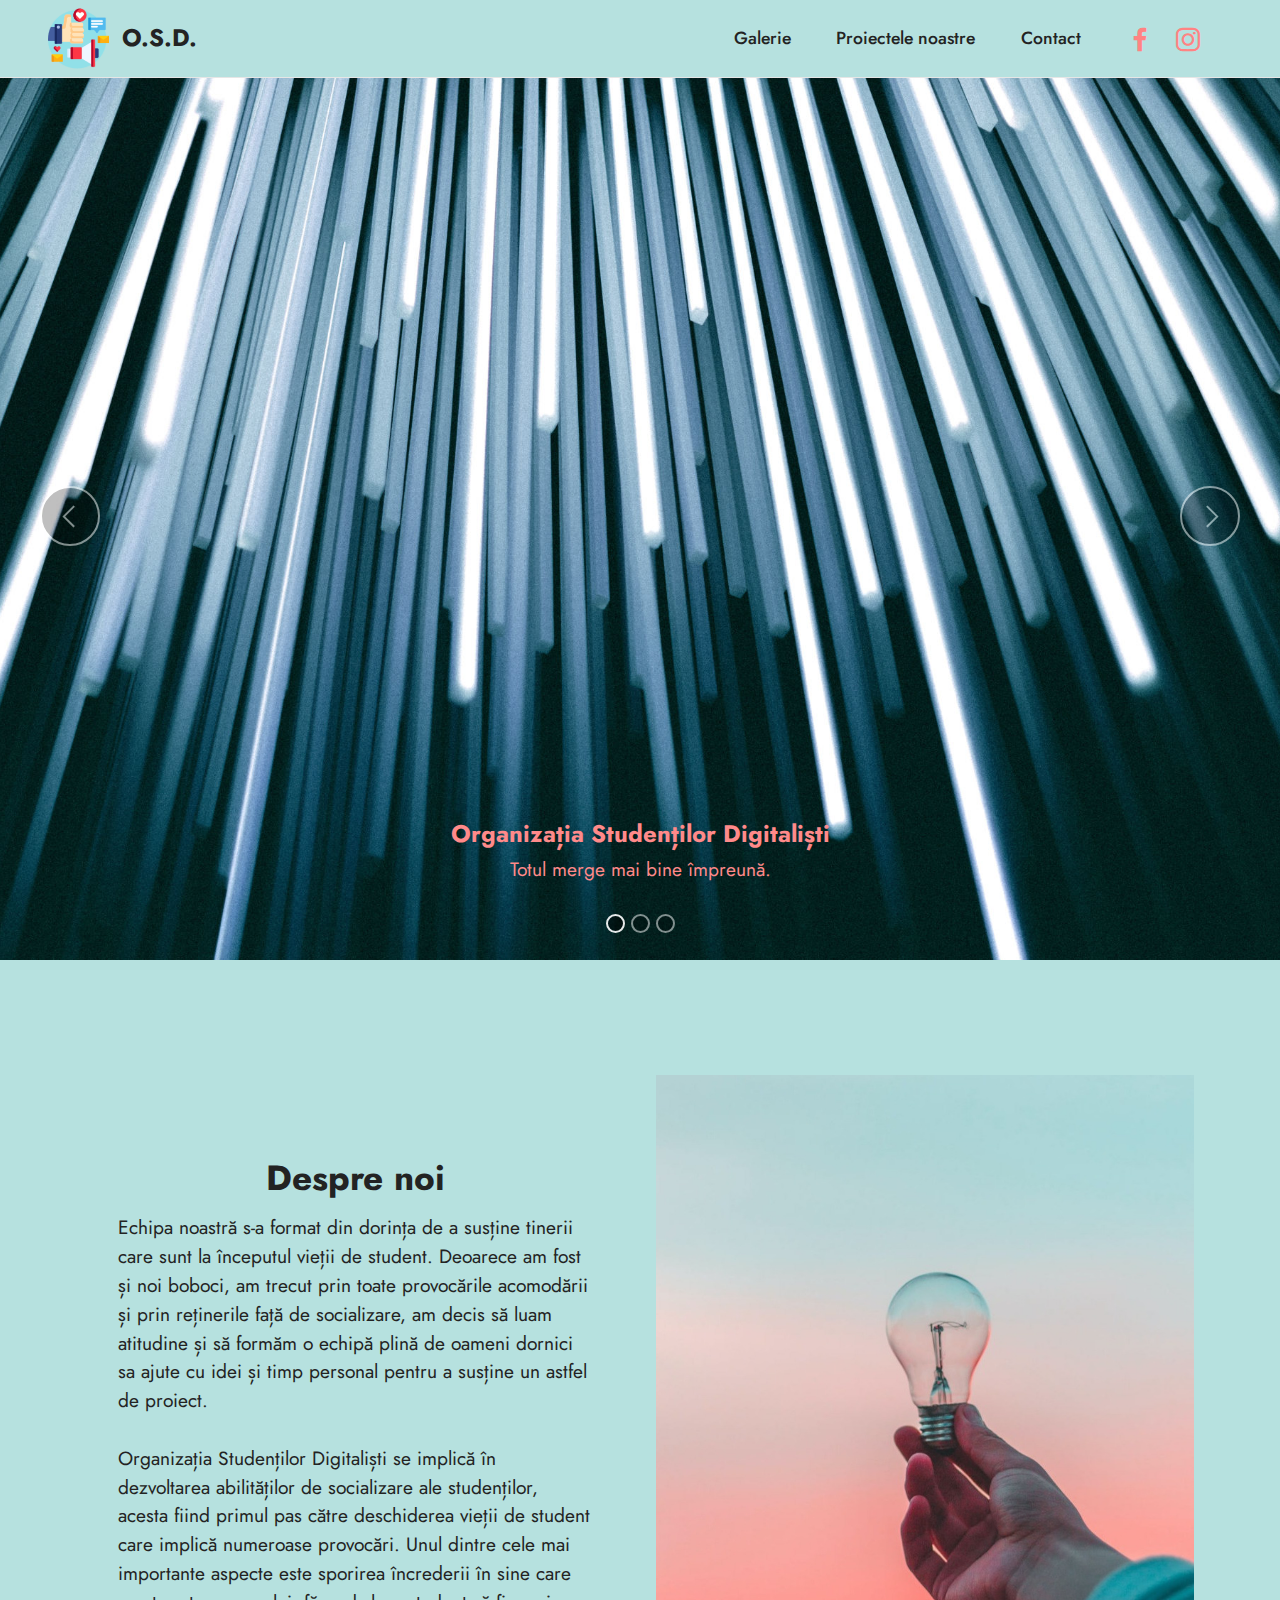
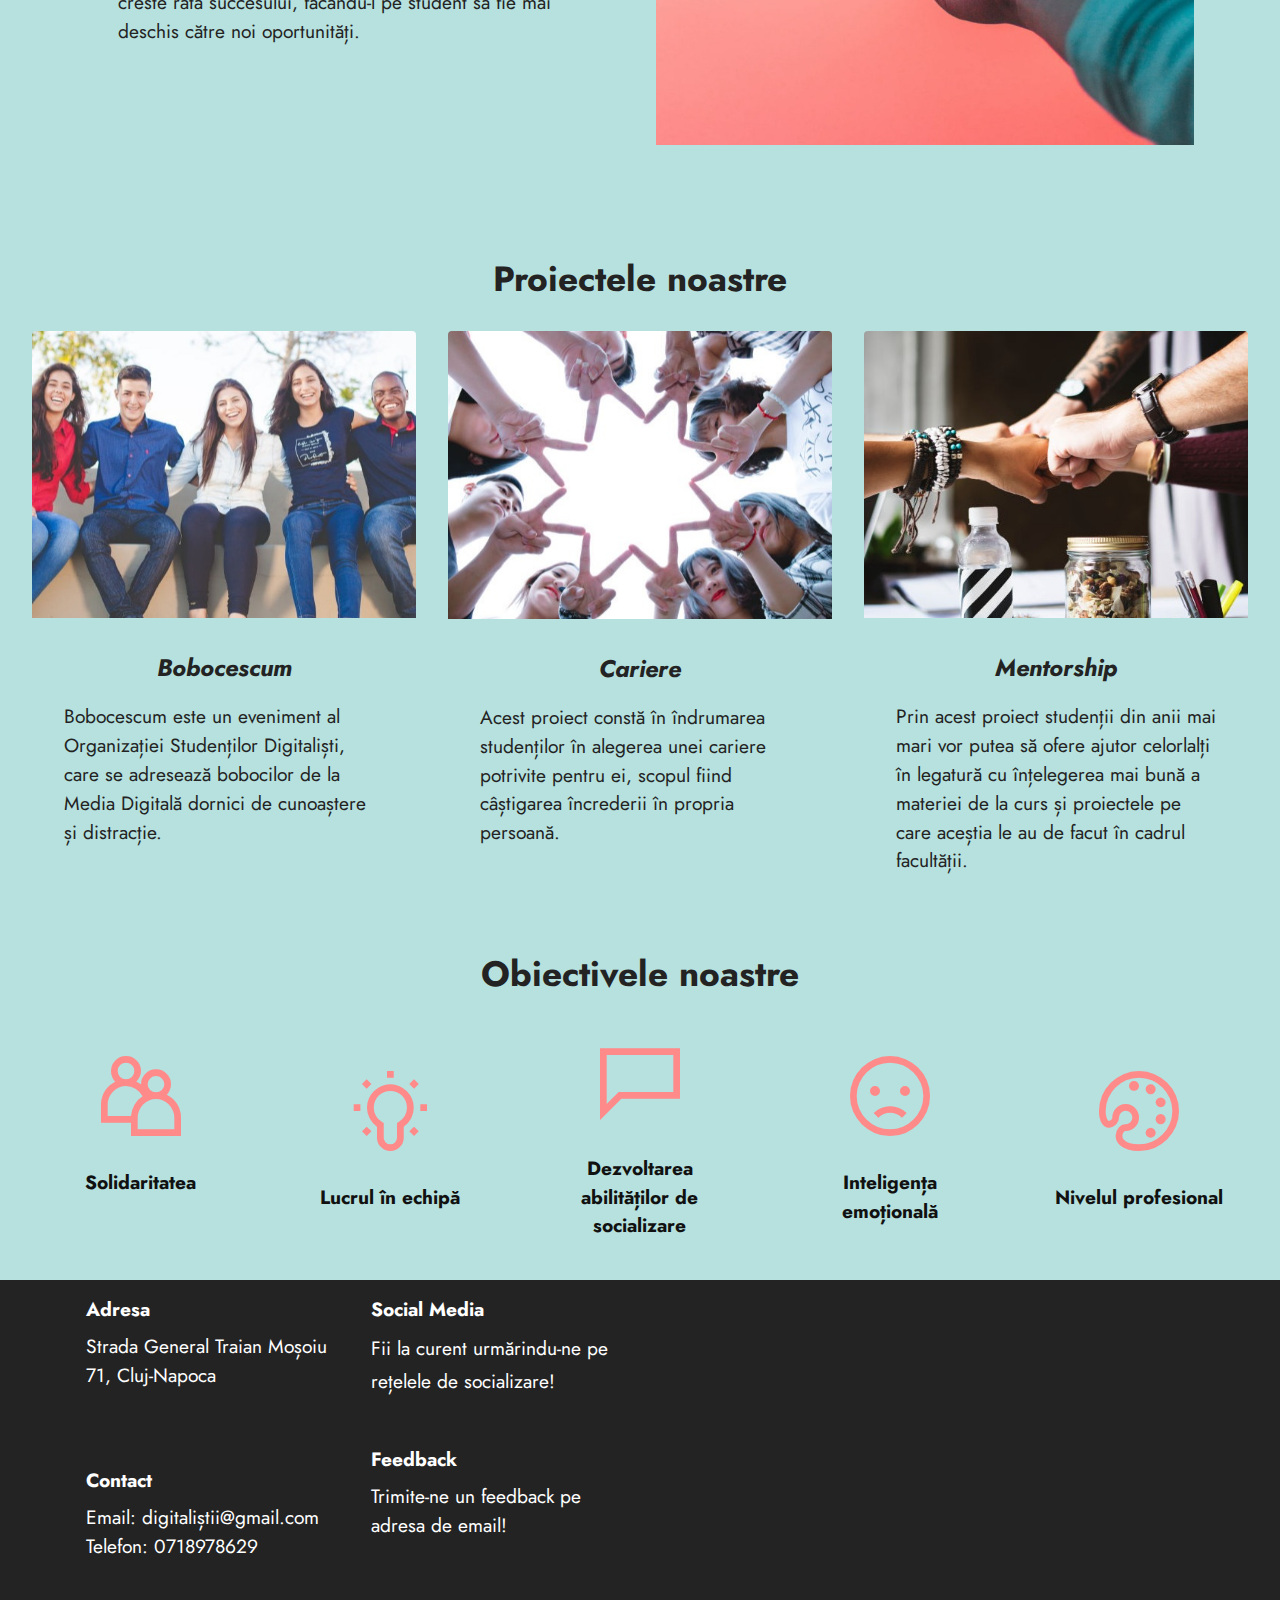
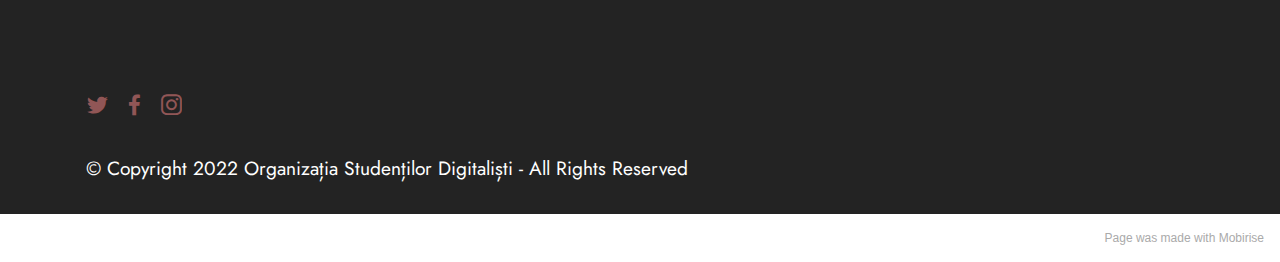
<file: index.html>
<!DOCTYPE html>
<html  >
<head>
  <!-- Site made with Mobirise Website Builder v5.5.8, https://mobirise.com -->
  <meta charset="UTF-8">
  <meta http-equiv="X-UA-Compatible" content="IE=edge">
  <meta name="generator" content="Mobirise v5.5.8, mobirise.com">
  <meta name="viewport" content="width=device-width, initial-scale=1, minimum-scale=1">
  <link rel="shortcut icon" href="assets/images/digital-campaign-128x128.png" type="image/x-icon">
  <meta name="description" content="Organizație pentru studenții FSPAC.">
  
  
  <title>Acasă - O.S.D.</title>
  <link rel="stylesheet" href="assets/web/assets/mobirise-icons2/mobirise2.css">
  <link rel="stylesheet" href="assets/bootstrap/css/bootstrap.min.css">
  <link rel="stylesheet" href="assets/bootstrap/css/bootstrap-grid.min.css">
  <link rel="stylesheet" href="assets/bootstrap/css/bootstrap-reboot.min.css">
  <link rel="stylesheet" href="assets/dropdown/css/style.css">
  <link rel="stylesheet" href="assets/socicon/css/styles.css">
  <link rel="stylesheet" href="assets/theme/css/style.css">
  <link rel="preload" href="https://fonts.googleapis.com/css?family=Jost:100,200,300,400,500,600,700,800,900,100i,200i,300i,400i,500i,600i,700i,800i,900i&display=swap" as="style" onload="this.onload=null;this.rel='stylesheet'">
  <noscript><link rel="stylesheet" href="https://fonts.googleapis.com/css?family=Jost:100,200,300,400,500,600,700,800,900,100i,200i,300i,400i,500i,600i,700i,800i,900i&display=swap"></noscript>
  <link rel="preload" as="style" href="assets/mobirise/css/mbr-additional.css"><link rel="stylesheet" href="assets/mobirise/css/mbr-additional.css" type="text/css">
  
  
  
  
</head>
<body>
  
  <section data-bs-version="5.1" class="menu cid-s48OLK6784" once="menu" id="menu1-h">
    
    <nav class="navbar navbar-dropdown navbar-fixed-top navbar-expand-lg">
        <div class="container-fluid">
            <div class="navbar-brand">
                <span class="navbar-logo">
                    <a href="index.html">
                        <img src="assets/images/digital-campaign-121x121.png" alt="Logo" style="height: 3.8rem;">
                    </a>
                </span>
                <span class="navbar-caption-wrap"><a class="navbar-caption text-black text-primary display-1" href="index.html">O.S.D.</a></span>
            </div>
            <button class="navbar-toggler" type="button" data-toggle="collapse" data-bs-toggle="collapse" data-target="#navbarSupportedContent" data-bs-target="#navbarSupportedContent" aria-controls="navbarNavAltMarkup" aria-expanded="false" aria-label="Toggle navigation">
                <div class="hamburger">
                    <span></span>
                    <span></span>
                    <span></span>
                    <span></span>
                </div>
            </button>
            <div class="collapse navbar-collapse" id="navbarSupportedContent">
                <ul class="navbar-nav nav-dropdown nav-right" data-app-modern-menu="true"><li class="nav-item"><a class="nav-link link text-black text-primary display-4" href="galerie.html">Galerie</a></li><li class="nav-item"><a class="nav-link link text-black text-primary display-4" href="proiectelenoastre.html">Proiectele noastre</a></li><li class="nav-item"><a class="nav-link link text-black text-primary display-4" href="contact.html">Contact</a></li></ul>
                <div class="icons-menu">
                    <a class="iconfont-wrapper" href="https://facebook.com" target="_blank">
                        <span class="p-2 mbr-iconfont socicon-facebook socicon"></span>
                    </a>
                    <a class="iconfont-wrapper" href="https://instagram.com" target="_blank">
                        <span class="p-2 mbr-iconfont socicon-instagram socicon"></span>
                    </a>
                    
                    
                </div>
                
            </div>
        </div>
    </nav>

</section>

<section data-bs-version="5.1" class="slider1 cid-sUd24Rw7U4 mbr-fullscreen" id="slider1-x">
    
    <div class="carousel slide" id="sUoWlEhkCm" data-ride="carousel" data-bs-ride="carousel" data-interval="3000" data-bs-interval="3000">
        <ol class="carousel-indicators">
            <li data-slide-to="0" data-bs-slide-to="0" class="active" data-target="#sUoWlEhkCm" data-bs-target="#sUoWlEhkCm"></li><li data-slide-to="1" data-bs-slide-to="1" class="" data-target="#sUoWlEhkCm" data-bs-target="#sUoWlEhkCm"></li><li data-slide-to="2" data-bs-slide-to="2" class="" data-target="#sUoWlEhkCm" data-bs-target="#sUoWlEhkCm"></li>
            
            
        </ol>
        <div class="carousel-inner">
            
            
            <div class="carousel-item slider-image item active">
                <div class="item-wrapper">
                    <img class="d-block w-100" src="assets/images/christopher-burns-kj2sanhg-hg-unsplash-1900x1267.jpg" data-slide-to="0" data-bs-slide-to="0">
                    
                    <div class="carousel-caption">
                        <h5 class="mbr-section-subtitle mbr-fonts-style display-1"><strong>Organizația Studenților Digitaliști</strong></h5>
                        <p class="mbr-section-text mbr-fonts-style display-7">Totul merge mai bine împreună.</p>
                    </div>
                </div>
            </div><div class="carousel-item slider-image item">
                <div class="item-wrapper">
                    <img class="d-block w-100" src="assets/images/ales-nesetril-im7lzjxelhg-unsplash-1900x1345.jpg" data-slide-to="1" data-bs-slide-to="1">
                    
                    <div class="carousel-caption">
                        <h5 class="mbr-section-subtitle mbr-fonts-style display-1"><strong>Organizația Studenților Digitaliști</strong></h5>
                        <p class="mbr-section-text mbr-fonts-style display-7">Totul merge mai bine împreună.</p>
                    </div>
                </div>
            </div><div class="carousel-item slider-image item">
                <div class="item-wrapper">
                    <img class="d-block w-100" src="assets/images/fabio-oyxis2kalvg-unsplash-1-1900x1425.jpeg" data-slide-to="2" data-bs-slide-to="2">
                    
                    <div class="carousel-caption">
                        <h5 class="mbr-section-subtitle mbr-fonts-style display-1"><strong>Organizația Studenților Digitaliști</strong></h5>
                        <p class="mbr-section-text mbr-fonts-style display-7">Totul merge mai bine împreună.</p>
                    </div>
                </div>
            </div>
        </div>
        <a class="carousel-control carousel-control-prev" role="button" data-slide="prev" data-bs-slide="prev" href="#sUoWlEhkCm">
            <span class="mobi-mbri mobi-mbri-arrow-prev" aria-hidden="true"></span>
            <span class="sr-only visually-hidden">Previous</span>
        </a>
        <a class="carousel-control carousel-control-next" role="button" data-slide="next" data-bs-slide="next" href="#sUoWlEhkCm">
            <span class="mobi-mbri mobi-mbri-arrow-next" aria-hidden="true"></span>
            <span class="sr-only visually-hidden">Next</span>
        </a>
    </div>
</section>

<section data-bs-version="5.1" class="image2 cid-sU7J9v2aXv mbr-fullscreen" id="image2-l">
    

    

    <div class="container">
        <div class="row align-items-center">
            <div class="col-12 col-lg-6">
                <div class="image-wrapper">
                    <img src="assets/images/diego-ph-fiq0tet6llw-unsplash-1-1076x1345.jpeg" alt="light bulb">
                    
                </div>
            </div>
            <div class="col-12 col-lg">
                <div class="text-wrapper">
                    <h3 class="mbr-section-title mbr-fonts-style mb-3 display-2"><strong>Despre noi</strong></h3>
                    <p class="mbr-text mbr-fonts-style display-7">Echipa noastră s-a format din dorința de a susține tinerii care sunt la începutul vieții de student. Deoarece am fost și noi boboci, am trecut prin toate provocările acomodării și prin reținerile față de socializare, am decis să luam atitudine și să formăm o echipă plină de oameni dornici sa ajute cu idei și timp personal pentru a susține un astfel de proiect.<br><br>Organizația Studenților Digitaliști se implică în dezvoltarea abilităților de socializare ale studenților, acesta fiind primul pas către deschiderea vieții de student care implică numeroase provocări. Unul dintre cele mai importante aspecte este sporirea încrederii în sine care creste rata succesului, făcandu-l pe student să fie mai deschis către noi oportunități.<br></p>
                </div>
            </div>
        </div>
    </div>
</section>

<section data-bs-version="5.1" class="gallery3 cid-sU868CwHSv" id="gallery3-p">
    
    
    <div class="container-fluid">
        <div class="mbr-section-head">
            <h4 class="mbr-section-title mbr-fonts-style align-center mb-0 display-2"><strong>Proiectele noastre</strong></h4>
            
        </div>
        <div class="row mt-4">
            <div class="item features-image сol-12 col-md-6 col-lg-4">
                <div class="item-wrapper">
                    <div class="item-img">
                        <img src="assets/images/amigos-1-712x921.jpeg" alt="friends">
                    </div>
                    <div class="item-content">
                        <h5 class="item-title mbr-fonts-style display-5"><strong><em>Bobocescum</em></strong></h5>
                        
                        <p class="mbr-text mbr-fonts-style mt-3 display-7">Bobocescum este un eveniment al Organizației Studenților Digitaliști, care se adresează bobocilor de la Media Digitală dornici de cunoaștere și distracție.&nbsp;</p>
                    </div>
                    
                </div>
            </div>
            <div class="item features-image сol-12 col-md-6 col-lg-4">
                <div class="item-wrapper">
                    <div class="item-img">
                        <img src="assets/images/friendship-712x475.jpeg" alt="star made of fingers">
                    </div>
                    <div class="item-content">
                        <h5 class="item-title mbr-fonts-style display-5"><strong><em>Cariere</em></strong></h5>
                        
                        <p class="mbr-text mbr-fonts-style mt-3 display-7">Acest proiect constă în îndrumarea studenților în alegerea unei cariere potrivite pentru ei, scopul fiind câștigarea încrederii în propria persoană.</p>
                    </div>
                    
                </div>
            </div>
            <div class="item features-image сol-12 col-md-6 col-lg-4">
                <div class="item-wrapper">
                    <div class="item-img">
                        <img src="assets/images/fist-712x486.jpeg" alt="mentorship">
                    </div>
                    <div class="item-content">
                        <h5 class="item-title mbr-fonts-style display-5"><strong><em>Mentorship</em></strong></h5>
                        
                        <p class="mbr-text mbr-fonts-style mt-3 display-7">Prin acest proiect studenții din anii mai mari vor putea să ofere ajutor celorlalți în legatură cu înțelegerea mai bună a materiei de la curs și proiectele pe care aceștia le au de facut în cadrul facultății.</p>
                    </div>
                    
                </div>
            </div>
            
        </div>
    </div>
</section>

<section data-bs-version="5.1" class="features13 cid-sUdDknoVgC" id="features14-12">
    

    
    <div class="container-fluid">
        <div class="row">
            <div class="col-12">
                <h3 class="mbr-section-title align-center mb-4 mbr-fonts-style display-2"><strong>Obiectivele noastre</strong></h3>
            </div>
            <div class="card col-12 col-md-4 col-lg-2 p-3">
                <div class="card-wrapper">
                    <div class="card-box align-center">
                        <span class="mbr-iconfont mobi-mbri-users mobi-mbri"></span>
                        <h4 class="card-title align-center mbr-black mbr-fonts-style display-7"><strong>Solidaritatea</strong><br><br></h4>
                    </div>
                </div>
            </div>
            <div class="card p-3 col-12 col-md-4 col-lg-2">
                <div class="card-wrapper">
                    <div class="card-box align-center">
                        <span class="mbr-iconfont mobi-mbri-idea mobi-mbri"></span>
                        <h4 class="card-title align-center mbr-black mbr-fonts-style display-7"><strong>Lucrul în echipă</strong></h4>
                    </div>
                </div>
            </div>
            <div class="card p-3 col-12 col-md-4 col-lg-2">
                <div class="card-wrapper">
                    <div class="card-box align-center">
                        <span class="mbr-iconfont mobi-mbri-chat mobi-mbri"></span>
                        <h4 class="card-title align-center mbr-black mbr-fonts-style display-7"><strong>Dezvoltarea abilităților de socializare</strong></h4>
                    </div>
                </div>
            </div>
            <div class="card p-3 col-12 col-md-4 col-lg-2">
                <div class="card-wrapper">
                    <div class="card-box align-center">
                        <span class="mbr-iconfont mobi-mbri-sad-face mobi-mbri" style="font-size: 80px;"></span>
                        <h4 class="card-title align-center mbr-black mbr-fonts-style display-7">
                            <strong>Inteligența emoțională</strong></h4>
                    </div>
                </div>
            </div>
            <div class="card p-3 col-12 col-md-4 col-lg-2">
                <div class="card-wrapper">
                    <div class="card-box align-center">
                        <span class="mbr-iconfont mobi-mbri-change-style mobi-mbri"></span>
                        <h4 class="card-title align-center mbr-black mbr-fonts-style display-7"><strong>Nivelul profesional</strong></h4>
                    </div>
                </div>
            </div>
            
        </div>
    </div>
</section>

<section data-bs-version="5.1" class="footer6 cid-sUfcEAGRym" once="footers" id="footer6-1b">

    

    

    <div class="container">
        <div class="row content mbr-white">
            <div class="col-12 col-md-3 mbr-fonts-style display-7">
                <h5 class="mbr-section-subtitle mbr-fonts-style mb-2 display-7">
                    <strong>Adresa</strong></h5>
                <p class="mbr-text mbr-fonts-style display-7">Strada General Traian Moșoiu 71, Cluj-Napoca</p> <br>
                <h5 class="mbr-section-subtitle mbr-fonts-style mb-2 mt-4 display-7">
                    <strong>Contact</strong></h5>
                <p class="mbr-text mbr-fonts-style mb-4 display-7">
                    Email: digitaliștii@gmail.com<br>Telefon: 0718978629<br></p>
            </div>
            <div class="col-12 col-md-3 mbr-fonts-style display-7">
                <h5 class="mbr-section-subtitle mbr-fonts-style mb-2 display-7"><strong>Social Media</strong><strong><br></strong></h5>
                <ul class="list mbr-fonts-style mb-4 display-7">
                    <li class="mbr-text item-wrap">Fii la curent urmărindu-ne pe rețelele de socializare!</li>
                </ul>
                <h5 class="mbr-section-subtitle mbr-fonts-style mb-2 mt-5 display-7">
                    <strong>Feedback</strong>
                </h5>
                <p class="mbr-text mbr-fonts-style mb-4 display-7">Trimite-ne un feedback pe adresa de email!</p>
            </div>
            <div class="col-12 col-md-6">
                <div class="google-map"><iframe frameborder="0" style="border:0" src="https://www.google.com/maps/embed/v1/place?key=AIzaSyDk89J4FSunMF33ruMVWJaJht_Ro0kvoXs&amp;q=fspac" allowfullscreen=""></iframe></div>
            </div>
            <div class="col-md-6">
                <div class="social-list align-left">
                    <div class="soc-item">
                        <a href="https://twitter.com" target="_blank">
                            <span class="mbr-iconfont mbr-iconfont-social socicon-twitter socicon" style="color: rgb(255, 138, 138); fill: rgb(255, 138, 138);"></span>
                        </a>
                    </div>
                    <div class="soc-item">
                        <a href="https://www.facebook.com" target="_blank">
                            <span class="mbr-iconfont mbr-iconfont-social socicon-facebook socicon" style="color: rgb(255, 138, 138); fill: rgb(255, 138, 138);"></span>
                        </a>
                    </div>
                    <div class="soc-item">
                        <a href="https://www.instagram.com" target="_blank">
                            <span class="mbr-iconfont mbr-iconfont-social socicon-instagram socicon" style="color: rgb(255, 138, 138); fill: rgb(255, 138, 138);"></span>
                        </a>
                    </div>
                    
                    
                    
                </div>
            </div>
        </div>
        <div class="footer-lower">
            <div class="media-container-row">
                <div class="col-sm-12">
                    <hr>
                </div>
            </div>
            <div class="col-sm-12 copyright pl-0">
                <p class="mbr-text mbr-fonts-style mbr-white display-7">
                    © Copyright 2022 Organizația Studenților Digitaliști - All Rights Reserved
                </p>
            </div>
        </div>
    </div>
</section><section style="background-color: #fff; font-family: -apple-system, BlinkMacSystemFont, 'Segoe UI', 'Roboto', 'Helvetica Neue', Arial, sans-serif; color:#aaa; font-size:12px; padding: 0; align-items: center; display: flex;"><a href="https://mobirise.site/l" style="flex: 1 1; height: 3rem; padding-left: 1rem;"></a><p style="flex: 0 0 auto; margin:0; padding-right:1rem;">Page was <a href="https://mobirise.site/h" style="color:#aaa;">made with</a> Mobirise</p></section><script src="assets/bootstrap/js/bootstrap.bundle.min.js"></script>  <script src="assets/smoothscroll/smooth-scroll.js"></script>  <script src="assets/ytplayer/index.js"></script>  <script src="assets/dropdown/js/navbar-dropdown.js"></script>  <script src="assets/theme/js/script.js"></script>  
  
  
</body>
</html>
</file>
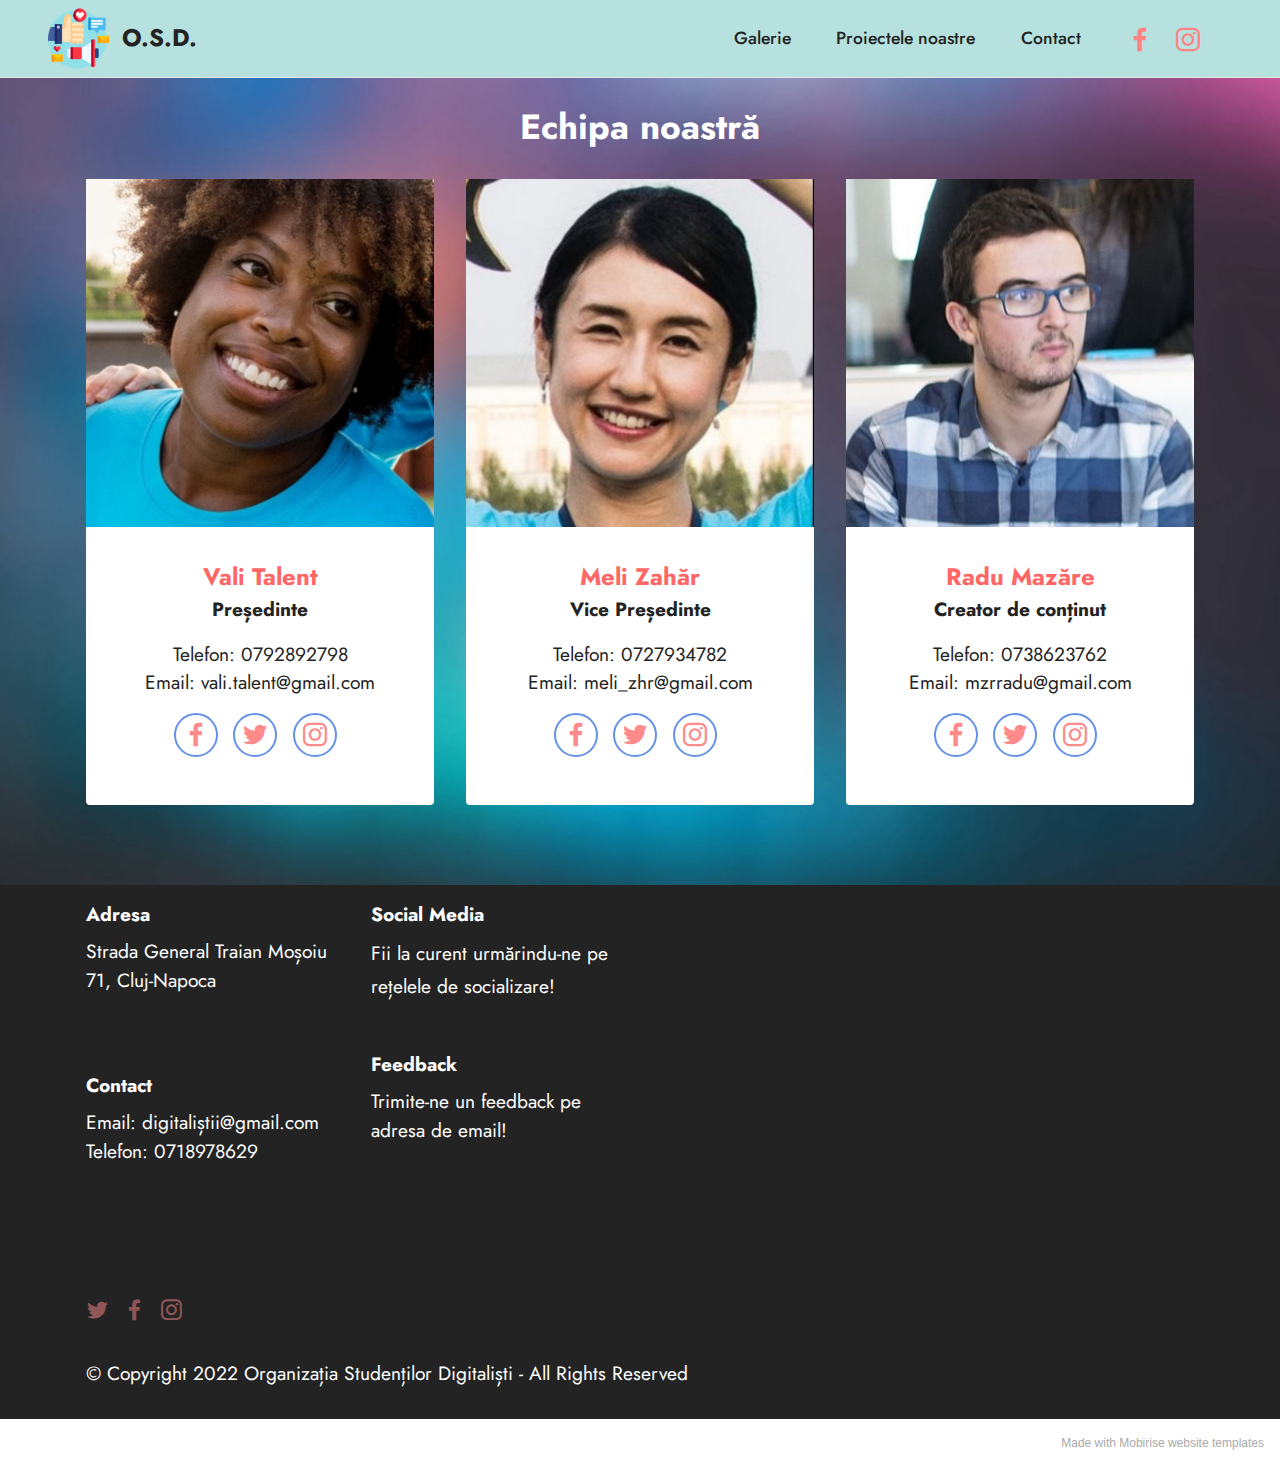
<file: contact.html>
<!DOCTYPE html>
<html  >
<head>
  <!-- Site made with Mobirise Website Builder v5.5.8, https://mobirise.com -->
  <meta charset="UTF-8">
  <meta http-equiv="X-UA-Compatible" content="IE=edge">
  <meta name="generator" content="Mobirise v5.5.8, mobirise.com">
  <meta name="viewport" content="width=device-width, initial-scale=1, minimum-scale=1">
  <link rel="shortcut icon" href="assets/images/digital-campaign-128x128.png" type="image/x-icon">
  <meta name="description" content="Contactează-ne și intră în echipa noastră!">
  
  
  <title>Contact</title>
  <link rel="stylesheet" href="assets/bootstrap/css/bootstrap.min.css">
  <link rel="stylesheet" href="assets/bootstrap/css/bootstrap-grid.min.css">
  <link rel="stylesheet" href="assets/bootstrap/css/bootstrap-reboot.min.css">
  <link rel="stylesheet" href="assets/dropdown/css/style.css">
  <link rel="stylesheet" href="assets/socicon/css/styles.css">
  <link rel="stylesheet" href="assets/theme/css/style.css">
  <link rel="preload" href="https://fonts.googleapis.com/css?family=Jost:100,200,300,400,500,600,700,800,900,100i,200i,300i,400i,500i,600i,700i,800i,900i&display=swap" as="style" onload="this.onload=null;this.rel='stylesheet'">
  <noscript><link rel="stylesheet" href="https://fonts.googleapis.com/css?family=Jost:100,200,300,400,500,600,700,800,900,100i,200i,300i,400i,500i,600i,700i,800i,900i&display=swap"></noscript>
  <link rel="preload" as="style" href="assets/mobirise/css/mbr-additional.css"><link rel="stylesheet" href="assets/mobirise/css/mbr-additional.css" type="text/css">
  
  
  
  
</head>
<body>
  
  <section data-bs-version="5.1" class="menu cid-s48OLK6784" once="menu" id="menu1-18">
    
    <nav class="navbar navbar-dropdown navbar-fixed-top navbar-expand-lg">
        <div class="container-fluid">
            <div class="navbar-brand">
                <span class="navbar-logo">
                    <a href="index.html">
                        <img src="assets/images/digital-campaign-121x121.png" alt="Logo" style="height: 3.8rem;">
                    </a>
                </span>
                <span class="navbar-caption-wrap"><a class="navbar-caption text-black text-primary display-1" href="index.html">O.S.D.</a></span>
            </div>
            <button class="navbar-toggler" type="button" data-toggle="collapse" data-bs-toggle="collapse" data-target="#navbarSupportedContent" data-bs-target="#navbarSupportedContent" aria-controls="navbarNavAltMarkup" aria-expanded="false" aria-label="Toggle navigation">
                <div class="hamburger">
                    <span></span>
                    <span></span>
                    <span></span>
                    <span></span>
                </div>
            </button>
            <div class="collapse navbar-collapse" id="navbarSupportedContent">
                <ul class="navbar-nav nav-dropdown nav-right" data-app-modern-menu="true"><li class="nav-item"><a class="nav-link link text-black text-primary display-4" href="galerie.html">Galerie</a></li><li class="nav-item"><a class="nav-link link text-black text-primary display-4" href="proiectelenoastre.html">Proiectele noastre</a></li><li class="nav-item"><a class="nav-link link text-black text-primary display-4" href="contact.html">Contact</a></li></ul>
                <div class="icons-menu">
                    <a class="iconfont-wrapper" href="https://facebook.com" target="_blank">
                        <span class="p-2 mbr-iconfont socicon-facebook socicon"></span>
                    </a>
                    <a class="iconfont-wrapper" href="https://instagram.com" target="_blank">
                        <span class="p-2 mbr-iconfont socicon-instagram socicon"></span>
                    </a>
                    
                    
                </div>
                
            </div>
        </div>
    </nav>

</section>

<section data-bs-version="5.1" class="team1 cid-sUfoXqaxva" id="team1-1g">
    

    
    <div class="container">
        <div class="row justify-content-center">
            <div class="col-12">
                <h3 class="mbr-section-title mbr-fonts-style align-center mb-4 display-2">
                    <strong>Echipa noastră</strong></h3>
                
            </div>
            <div class="col-sm-6 col-lg-4">
                <div class="card-wrap">
                    <div class="image-wrap">
                        <img src="assets/images/volunteer-2-695x978.jpeg" alt="team girl">
                    </div>
                    <div class="content-wrap">
                        <h5 class="mbr-section-title card-title mbr-fonts-style align-center m-0 display-5"><strong>Vali Talent</strong></h5>
                        <h6 class="mbr-role mbr-fonts-style align-center mb-3 display-7"><strong>Președinte</strong></h6>
                        <p class="card-text mbr-fonts-style align-center display-7">Telefon: 0792892798<br>Email: vali.talent@gmail.com</p>
                        <div class="social-row display-7">
                            <div class="soc-item">
                                <a href="https://www.facebook.com" target="_blank">
                                    <span class="mbr-iconfont socicon-facebook socicon" style="color: rgb(255, 138, 138); fill: rgb(255, 138, 138);"></span>
                                </a>
                            </div>
                            <div class="soc-item">
                                <a href="https://twitter.com" target="_blank">
                                    <span class="mbr-iconfont socicon-twitter socicon" style="color: rgb(255, 138, 138); fill: rgb(255, 138, 138);"></span>
                                </a>
                            </div>
                            <div class="soc-item">
                                <a href="https://instagram.com" target="_blank">
                                    <span class="mbr-iconfont socicon-instagram socicon" style="color: rgb(255, 138, 138); fill: rgb(255, 138, 138);"></span>
                                </a>
                            </div>
                            
                            
                        </div>
                        
                    </div>
                </div>
            </div>

            <div class="col-sm-6 col-lg-4">
                <div class="card-wrap">
                    <div class="image-wrap">
                        <img src="assets/images/volunteer1-1-340x505.jpeg" alt="team girl">
                    </div>
                    <div class="content-wrap">
                        <h5 class="mbr-section-title card-title mbr-fonts-style align-center m-0 display-5"><strong>Meli Zahăr</strong></h5>
                        <h6 class="mbr-role mbr-fonts-style align-center mb-3 display-7"><strong>Vice Președinte</strong></h6>
                        <p class="card-text mbr-fonts-style align-center display-7">Telefon: 0727934782<br>Email: meli_zhr@gmail.com</p>
                        <div class="social-row display-7">
                            <div class="soc-item">
                                <a href="https://www.facebook.com" target="_blank">
                                    <span class="mbr-iconfont socicon-facebook socicon" style="color: rgb(255, 138, 138); fill: rgb(255, 138, 138);"></span>
                                </a>
                            </div>
                            <div class="soc-item">
                                <a href="https://twitter.com" target="_blank">
                                    <span class="mbr-iconfont socicon-twitter socicon" style="color: rgb(255, 138, 138); fill: rgb(255, 138, 138);"></span>
                                </a>
                            </div>
                            <div class="soc-item">
                                <a href="https://instagram.com" target="_blank">
                                    <span class="mbr-iconfont socicon-instagram socicon" style="color: rgb(255, 138, 138); fill: rgb(255, 138, 138);"></span>
                                </a>
                            </div>
                            
                            
                        </div>
                        
                    </div>
                </div>
            </div>

            <div class="col-sm-6 col-lg-4">
                <div class="card-wrap">
                    <div class="image-wrap">
                        <img src="assets/images/workplace-1245776-1920-368x403.jpeg" alt="team boy">
                    </div>
                    <div class="content-wrap">
                        <h5 class="mbr-section-title card-title mbr-fonts-style align-center m-0 display-5"><strong>Radu Mazăre</strong></h5>
                        <h6 class="mbr-role mbr-fonts-style align-center mb-3 display-7"><strong>Creator de conținut</strong></h6>
                        <p class="card-text mbr-fonts-style align-center display-7">Telefon: 0738623762<br>Email: mzrradu@gmail.com</p>
                        <div class="social-row display-7">
                            <div class="soc-item">
                                <a href="https://www.facebook.com" target="_blank">
                                    <span class="mbr-iconfont socicon-facebook socicon" style="color: rgb(255, 138, 138); fill: rgb(255, 138, 138);"></span>
                                </a>
                            </div>
                            <div class="soc-item">
                                <a href="https://twitter.com" target="_blank">
                                    <span class="mbr-iconfont socicon-twitter socicon" style="color: rgb(255, 138, 138); fill: rgb(255, 138, 138);"></span>
                                </a>
                            </div>
                            <div class="soc-item">
                                <a href="https://instagram.com" target="_blank">
                                    <span class="mbr-iconfont socicon-instagram socicon" style="color: rgb(255, 138, 138); fill: rgb(255, 138, 138);"></span>
                                </a>
                            </div>
                            
                            
                        </div>
                        
                    </div>
                </div>
            </div>

            
        </div>
    </div>
</section>

<section data-bs-version="5.1" class="footer6 cid-sUfcEAGRym" once="footers" id="footer6-1b">

    

    

    <div class="container">
        <div class="row content mbr-white">
            <div class="col-12 col-md-3 mbr-fonts-style display-7">
                <h5 class="mbr-section-subtitle mbr-fonts-style mb-2 display-7">
                    <strong>Adresa</strong></h5>
                <p class="mbr-text mbr-fonts-style display-7">Strada General Traian Moșoiu 71, Cluj-Napoca</p> <br>
                <h5 class="mbr-section-subtitle mbr-fonts-style mb-2 mt-4 display-7">
                    <strong>Contact</strong></h5>
                <p class="mbr-text mbr-fonts-style mb-4 display-7">
                    Email: digitaliștii@gmail.com<br>Telefon: 0718978629<br></p>
            </div>
            <div class="col-12 col-md-3 mbr-fonts-style display-7">
                <h5 class="mbr-section-subtitle mbr-fonts-style mb-2 display-7"><strong>Social Media</strong><strong><br></strong></h5>
                <ul class="list mbr-fonts-style mb-4 display-7">
                    <li class="mbr-text item-wrap">Fii la curent urmărindu-ne pe rețelele de socializare!</li>
                </ul>
                <h5 class="mbr-section-subtitle mbr-fonts-style mb-2 mt-5 display-7">
                    <strong>Feedback</strong>
                </h5>
                <p class="mbr-text mbr-fonts-style mb-4 display-7">Trimite-ne un feedback pe adresa de email!</p>
            </div>
            <div class="col-12 col-md-6">
                <div class="google-map"><iframe frameborder="0" style="border:0" src="https://www.google.com/maps/embed/v1/place?key=AIzaSyCNveGQ9bfpKFwWzQLLftrR9hNiHwdqQG8&amp;q=fspac" allowfullscreen=""></iframe></div>
            </div>
            <div class="col-md-6">
                <div class="social-list align-left">
                    <div class="soc-item">
                        <a href="https://twitter.com" target="_blank">
                            <span class="mbr-iconfont mbr-iconfont-social socicon-twitter socicon" style="color: rgb(255, 138, 138); fill: rgb(255, 138, 138);"></span>
                        </a>
                    </div>
                    <div class="soc-item">
                        <a href="https://www.facebook.com" target="_blank">
                            <span class="mbr-iconfont mbr-iconfont-social socicon-facebook socicon" style="color: rgb(255, 138, 138); fill: rgb(255, 138, 138);"></span>
                        </a>
                    </div>
                    <div class="soc-item">
                        <a href="https://www.instagram.com" target="_blank">
                            <span class="mbr-iconfont mbr-iconfont-social socicon-instagram socicon" style="color: rgb(255, 138, 138); fill: rgb(255, 138, 138);"></span>
                        </a>
                    </div>
                    
                    
                    
                </div>
            </div>
        </div>
        <div class="footer-lower">
            <div class="media-container-row">
                <div class="col-sm-12">
                    <hr>
                </div>
            </div>
            <div class="col-sm-12 copyright pl-0">
                <p class="mbr-text mbr-fonts-style mbr-white display-7">
                    © Copyright 2022 Organizația Studenților Digitaliști - All Rights Reserved
                </p>
            </div>
        </div>
    </div>
</section><section style="background-color: #fff; font-family: -apple-system, BlinkMacSystemFont, 'Segoe UI', 'Roboto', 'Helvetica Neue', Arial, sans-serif; color:#aaa; font-size:12px; padding: 0; align-items: center; display: flex;"><a href="https://mobirise.site/a" style="flex: 1 1; height: 3rem; padding-left: 1rem;"></a><p style="flex: 0 0 auto; margin:0; padding-right:1rem;">Made with <a href="https://mobirise.site/b" style="color:#aaa;">Mobirise</a> website templates</p></section><script src="assets/bootstrap/js/bootstrap.bundle.min.js"></script>  <script src="assets/smoothscroll/smooth-scroll.js"></script>  <script src="assets/ytplayer/index.js"></script>  <script src="assets/dropdown/js/navbar-dropdown.js"></script>  <script src="assets/theme/js/script.js"></script>  
  
  
</body>
</html>
</file>
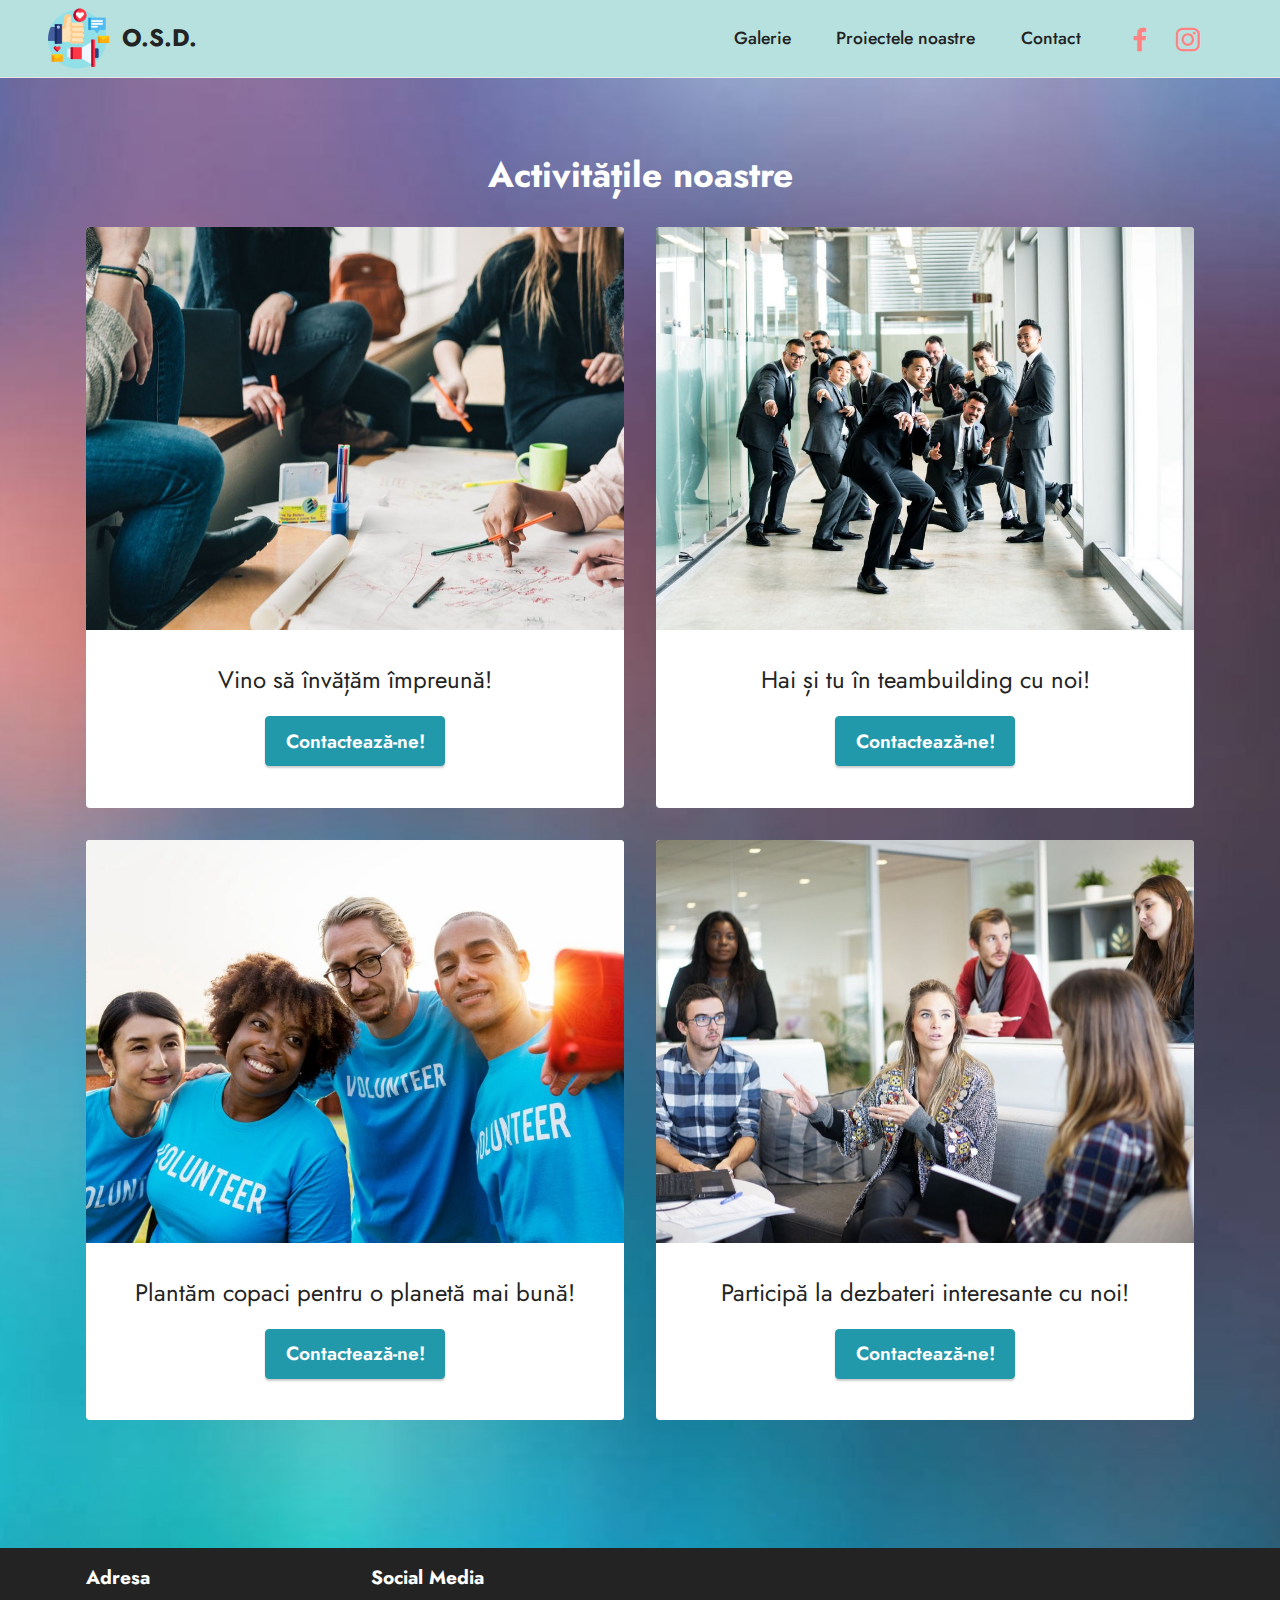
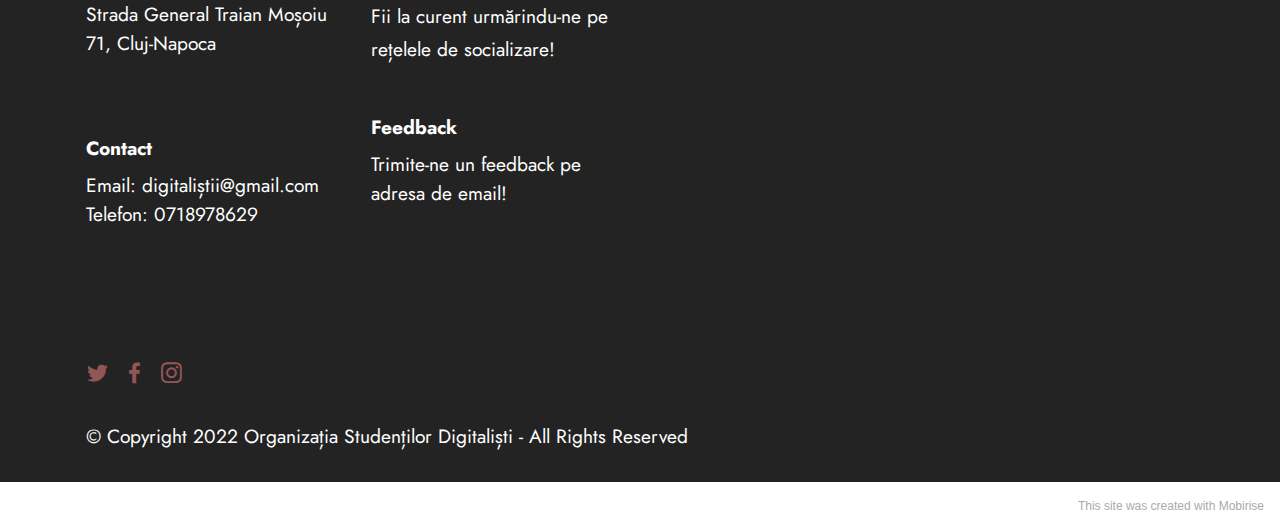
<file: galerie.html>
<!DOCTYPE html>
<html  >
<head>
  <!-- Site made with Mobirise Website Builder v5.5.8, https://mobirise.com -->
  <meta charset="UTF-8">
  <meta http-equiv="X-UA-Compatible" content="IE=edge">
  <meta name="generator" content="Mobirise v5.5.8, mobirise.com">
  <meta name="viewport" content="width=device-width, initial-scale=1, minimum-scale=1">
  <link rel="shortcut icon" href="assets/images/digital-campaign-128x128.png" type="image/x-icon">
  <meta name="description" content="Câteva imagini de la activitățile organizate de noi.">
  
  
  <title>Galerie</title>
  <link rel="stylesheet" href="assets/bootstrap/css/bootstrap.min.css">
  <link rel="stylesheet" href="assets/bootstrap/css/bootstrap-grid.min.css">
  <link rel="stylesheet" href="assets/bootstrap/css/bootstrap-reboot.min.css">
  <link rel="stylesheet" href="assets/dropdown/css/style.css">
  <link rel="stylesheet" href="assets/socicon/css/styles.css">
  <link rel="stylesheet" href="assets/theme/css/style.css">
  <link rel="preload" href="https://fonts.googleapis.com/css?family=Jost:100,200,300,400,500,600,700,800,900,100i,200i,300i,400i,500i,600i,700i,800i,900i&display=swap" as="style" onload="this.onload=null;this.rel='stylesheet'">
  <noscript><link rel="stylesheet" href="https://fonts.googleapis.com/css?family=Jost:100,200,300,400,500,600,700,800,900,100i,200i,300i,400i,500i,600i,700i,800i,900i&display=swap"></noscript>
  <link rel="preload" as="style" href="assets/mobirise/css/mbr-additional.css"><link rel="stylesheet" href="assets/mobirise/css/mbr-additional.css" type="text/css">
  
  
  
  
</head>
<body>
  
  <section data-bs-version="5.1" class="menu cid-s48OLK6784" once="menu" id="menu1-14">
    
    <nav class="navbar navbar-dropdown navbar-fixed-top navbar-expand-lg">
        <div class="container-fluid">
            <div class="navbar-brand">
                <span class="navbar-logo">
                    <a href="index.html">
                        <img src="assets/images/digital-campaign-121x121.png" alt="Logo" style="height: 3.8rem;">
                    </a>
                </span>
                <span class="navbar-caption-wrap"><a class="navbar-caption text-black text-primary display-1" href="index.html">O.S.D.</a></span>
            </div>
            <button class="navbar-toggler" type="button" data-toggle="collapse" data-bs-toggle="collapse" data-target="#navbarSupportedContent" data-bs-target="#navbarSupportedContent" aria-controls="navbarNavAltMarkup" aria-expanded="false" aria-label="Toggle navigation">
                <div class="hamburger">
                    <span></span>
                    <span></span>
                    <span></span>
                    <span></span>
                </div>
            </button>
            <div class="collapse navbar-collapse" id="navbarSupportedContent">
                <ul class="navbar-nav nav-dropdown nav-right" data-app-modern-menu="true"><li class="nav-item"><a class="nav-link link text-black text-primary display-4" href="galerie.html">Galerie</a></li><li class="nav-item"><a class="nav-link link text-black text-primary display-4" href="proiectelenoastre.html">Proiectele noastre</a></li><li class="nav-item"><a class="nav-link link text-black text-primary display-4" href="contact.html">Contact</a></li></ul>
                <div class="icons-menu">
                    <a class="iconfont-wrapper" href="https://facebook.com" target="_blank">
                        <span class="p-2 mbr-iconfont socicon-facebook socicon"></span>
                    </a>
                    <a class="iconfont-wrapper" href="https://instagram.com" target="_blank">
                        <span class="p-2 mbr-iconfont socicon-instagram socicon"></span>
                    </a>
                    
                    
                </div>
                
            </div>
        </div>
    </nav>

</section>

<section data-bs-version="5.1" class="gallery2 cid-sUf1FMHTqa" id="gallery2-1a">
    
    
    <div class="container">
        <div class="mbr-section-head">
            <h4 class="mbr-section-title mbr-fonts-style align-center mb-0 display-2"><strong>Activitățile noastre</strong></h4>
            
        </div>
        <div class="row mt-4">
            <div class="item features-image сol-12 col-md-6 col-lg-6">
                <div class="item-wrapper">
                    <div class="item-img">
                        <img src="assets/images/people-2557399-1280-1076x717.jpeg" alt="people working">
                    </div>
                    <div class="item-content">
                        <h5 class="item-title mbr-fonts-style display-5">Vino să învățăm împreună!</h5>
                        
                        
                    </div>
                    <div class="mbr-section-btn item-footer mt-2"><a href="contact.html" class="btn btn-primary item-btn display-7" target="_blank">Contactează-ne!</a></div>
                </div>
            </div>
            <div class="item features-image сol-12 col-md-6 col-lg-6">
                <div class="item-wrapper">
                    <div class="item-img">
                        <img src="assets/images/team-building2-1076x718.jpeg" alt="teambuilding">
                    </div>
                    <div class="item-content">
                        <h5 class="item-title mbr-fonts-style display-5">Hai și tu în teambuilding cu noi!</h5>
                        
                        
                    </div>
                    <div class="mbr-section-btn item-footer mt-2"><a href="contact.html" class="btn btn-primary item-btn display-7" target="_blank">Contactează-ne!</a></div>
                </div>
            </div>
            <div class="item features-image сol-12 col-md-6 col-lg-6">
                <div class="item-wrapper">
                    <div class="item-img">
                        <img src="assets/images/volunteer-1076x648.jpeg" alt="volunteer">
                    </div>
                    <div class="item-content">
                        <h5 class="item-title mbr-fonts-style display-5">Plantăm copaci pentru o planetă mai bună!</h5>
                        
                        
                    </div>
                    <div class="mbr-section-btn item-footer mt-2"><a href="contact.html" class="btn btn-primary item-btn display-7" target="_blank">Contactează-ne!</a></div>
                </div>
            </div>
            <div class="item features-image сol-12 col-md-6 col-lg-6">
                <div class="item-wrapper">
                    <div class="item-img">
                        <img src="assets/images/workplace-1245776-1920-1076x717.jpeg" alt="workplace" title="">
                    </div>
                    <div class="item-content">
                        <h5 class="item-title mbr-fonts-style display-5">Participă la dezbateri interesante cu noi!</h5>
                        
                        
                    </div>
                    <div class="mbr-section-btn item-footer mt-2"><a href="contact.html" class="btn btn-primary item-btn display-7" target="_blank">Contactează-ne!</a></div>
                </div>
            </div>
        </div>
    </div>
</section>

<section data-bs-version="5.1" class="footer6 cid-sUfcEAGRym" once="footers" id="footer6-1b">

    

    

    <div class="container">
        <div class="row content mbr-white">
            <div class="col-12 col-md-3 mbr-fonts-style display-7">
                <h5 class="mbr-section-subtitle mbr-fonts-style mb-2 display-7">
                    <strong>Adresa</strong></h5>
                <p class="mbr-text mbr-fonts-style display-7">Strada General Traian Moșoiu 71, Cluj-Napoca</p> <br>
                <h5 class="mbr-section-subtitle mbr-fonts-style mb-2 mt-4 display-7">
                    <strong>Contact</strong></h5>
                <p class="mbr-text mbr-fonts-style mb-4 display-7">
                    Email: digitaliștii@gmail.com<br>Telefon: 0718978629<br></p>
            </div>
            <div class="col-12 col-md-3 mbr-fonts-style display-7">
                <h5 class="mbr-section-subtitle mbr-fonts-style mb-2 display-7"><strong>Social Media</strong><strong><br></strong></h5>
                <ul class="list mbr-fonts-style mb-4 display-7">
                    <li class="mbr-text item-wrap">Fii la curent urmărindu-ne pe rețelele de socializare!</li>
                </ul>
                <h5 class="mbr-section-subtitle mbr-fonts-style mb-2 mt-5 display-7">
                    <strong>Feedback</strong>
                </h5>
                <p class="mbr-text mbr-fonts-style mb-4 display-7">Trimite-ne un feedback pe adresa de email!</p>
            </div>
            <div class="col-12 col-md-6">
                <div class="google-map"><iframe frameborder="0" style="border:0" src="https://www.google.com/maps/embed/v1/place?key=AIzaSyDk89J4FSunMF33ruMVWJaJht_Ro0kvoXs&amp;q=fspac" allowfullscreen=""></iframe></div>
            </div>
            <div class="col-md-6">
                <div class="social-list align-left">
                    <div class="soc-item">
                        <a href="https://twitter.com" target="_blank">
                            <span class="mbr-iconfont mbr-iconfont-social socicon-twitter socicon" style="color: rgb(255, 138, 138); fill: rgb(255, 138, 138);"></span>
                        </a>
                    </div>
                    <div class="soc-item">
                        <a href="https://www.facebook.com" target="_blank">
                            <span class="mbr-iconfont mbr-iconfont-social socicon-facebook socicon" style="color: rgb(255, 138, 138); fill: rgb(255, 138, 138);"></span>
                        </a>
                    </div>
                    <div class="soc-item">
                        <a href="https://www.instagram.com" target="_blank">
                            <span class="mbr-iconfont mbr-iconfont-social socicon-instagram socicon" style="color: rgb(255, 138, 138); fill: rgb(255, 138, 138);"></span>
                        </a>
                    </div>
                    
                    
                    
                </div>
            </div>
        </div>
        <div class="footer-lower">
            <div class="media-container-row">
                <div class="col-sm-12">
                    <hr>
                </div>
            </div>
            <div class="col-sm-12 copyright pl-0">
                <p class="mbr-text mbr-fonts-style mbr-white display-7">
                    © Copyright 2022 Organizația Studenților Digitaliști - All Rights Reserved
                </p>
            </div>
        </div>
    </div>
</section><section style="background-color: #fff; font-family: -apple-system, BlinkMacSystemFont, 'Segoe UI', 'Roboto', 'Helvetica Neue', Arial, sans-serif; color:#aaa; font-size:12px; padding: 0; align-items: center; display: flex;"><a href="https://mobirise.site/f" style="flex: 1 1; height: 3rem; padding-left: 1rem;"></a><p style="flex: 0 0 auto; margin:0; padding-right:1rem;">This <a href="https://mobirise.site/e" style="color:#aaa;">site</a> was created with Mobirise</p></section><script src="assets/bootstrap/js/bootstrap.bundle.min.js"></script>  <script src="assets/smoothscroll/smooth-scroll.js"></script>  <script src="assets/ytplayer/index.js"></script>  <script src="assets/dropdown/js/navbar-dropdown.js"></script>  <script src="assets/theme/js/script.js"></script>  
  
  
</body>
</html>
</file>
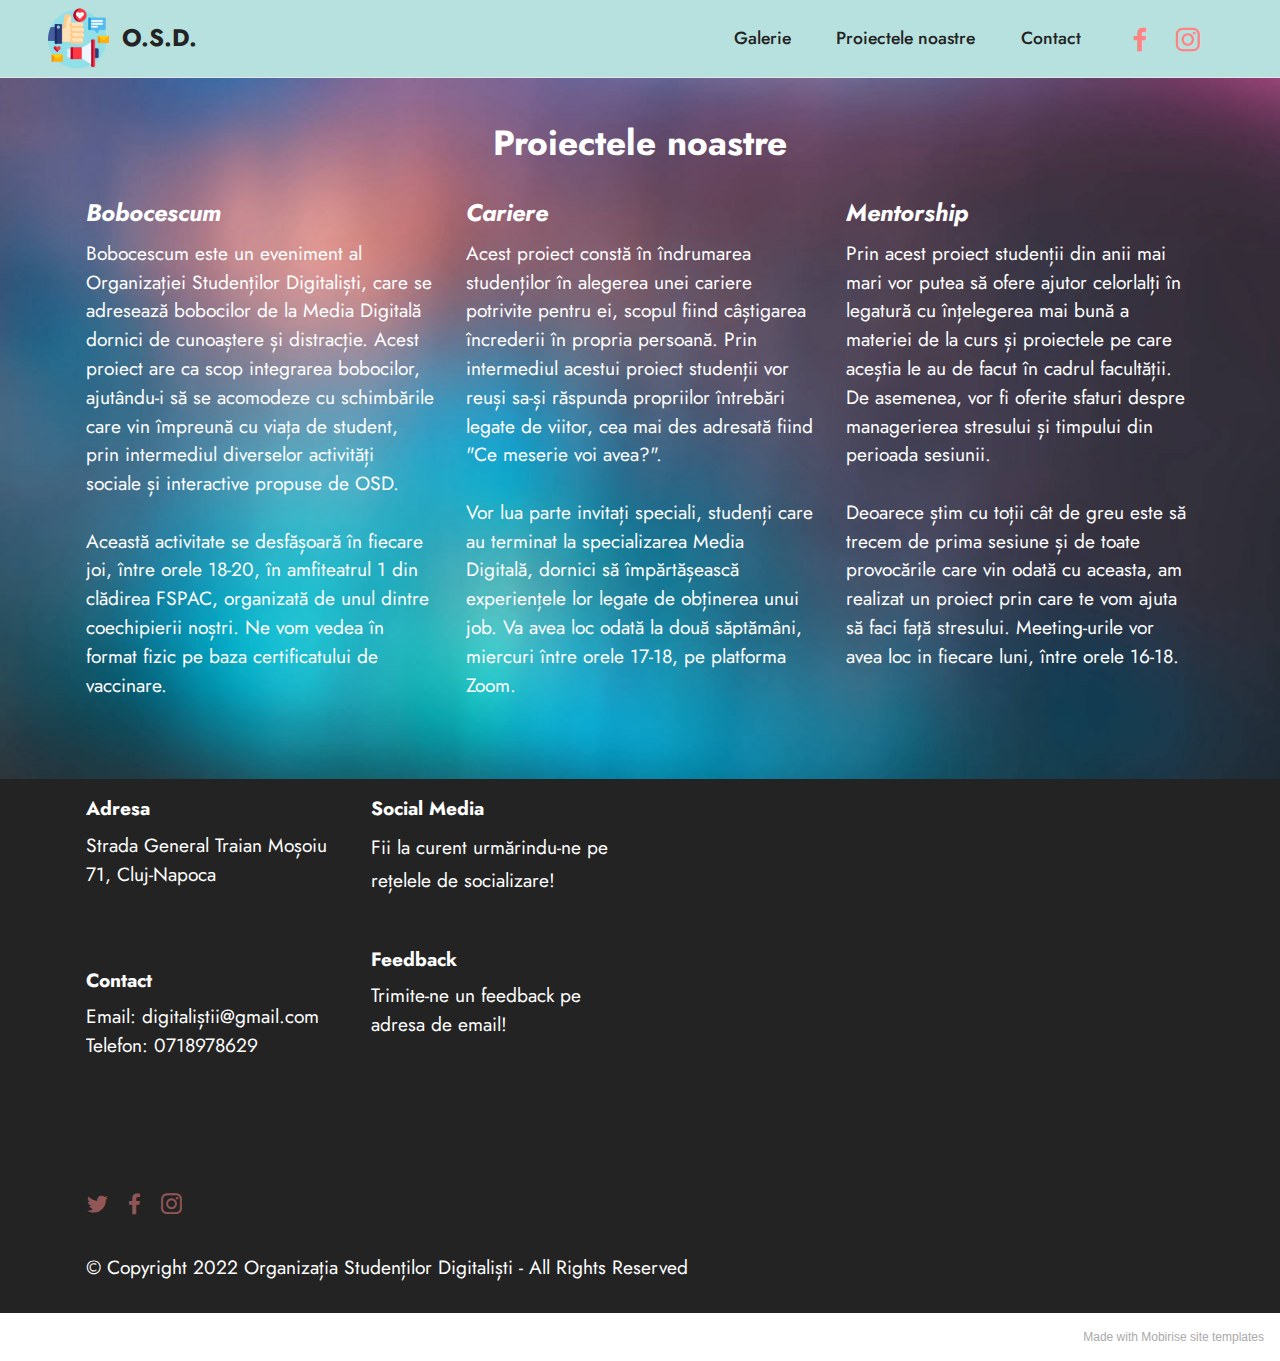
<file: proiectelenoastre.html>
<!DOCTYPE html>
<html  >
<head>
  <!-- Site made with Mobirise Website Builder v5.5.8, https://mobirise.com -->
  <meta charset="UTF-8">
  <meta http-equiv="X-UA-Compatible" content="IE=edge">
  <meta name="generator" content="Mobirise v5.5.8, mobirise.com">
  <meta name="viewport" content="width=device-width, initial-scale=1, minimum-scale=1">
  <link rel="shortcut icon" href="assets/images/digital-campaign-128x128.png" type="image/x-icon">
  <meta name="description" content="Iată despre ce este vorba în organizație!">
  
  
  <title>Proiectele noastre</title>
  <link rel="stylesheet" href="assets/web/assets/mobirise-icons2/mobirise2.css">
  <link rel="stylesheet" href="assets/bootstrap/css/bootstrap.min.css">
  <link rel="stylesheet" href="assets/bootstrap/css/bootstrap-grid.min.css">
  <link rel="stylesheet" href="assets/bootstrap/css/bootstrap-reboot.min.css">
  <link rel="stylesheet" href="assets/dropdown/css/style.css">
  <link rel="stylesheet" href="assets/socicon/css/styles.css">
  <link rel="stylesheet" href="assets/theme/css/style.css">
  <link rel="preload" href="https://fonts.googleapis.com/css?family=Jost:100,200,300,400,500,600,700,800,900,100i,200i,300i,400i,500i,600i,700i,800i,900i&display=swap" as="style" onload="this.onload=null;this.rel='stylesheet'">
  <noscript><link rel="stylesheet" href="https://fonts.googleapis.com/css?family=Jost:100,200,300,400,500,600,700,800,900,100i,200i,300i,400i,500i,600i,700i,800i,900i&display=swap"></noscript>
  <link rel="preload" as="style" href="assets/mobirise/css/mbr-additional.css"><link rel="stylesheet" href="assets/mobirise/css/mbr-additional.css" type="text/css">
  
  
  
  
</head>
<body>
  
  <section data-bs-version="5.1" class="menu cid-s48OLK6784" once="menu" id="menu1-16">
    
    <nav class="navbar navbar-dropdown navbar-fixed-top navbar-expand-lg">
        <div class="container-fluid">
            <div class="navbar-brand">
                <span class="navbar-logo">
                    <a href="index.html">
                        <img src="assets/images/digital-campaign-121x121.png" alt="Logo" style="height: 3.8rem;">
                    </a>
                </span>
                <span class="navbar-caption-wrap"><a class="navbar-caption text-black text-primary display-1" href="index.html">O.S.D.</a></span>
            </div>
            <button class="navbar-toggler" type="button" data-toggle="collapse" data-bs-toggle="collapse" data-target="#navbarSupportedContent" data-bs-target="#navbarSupportedContent" aria-controls="navbarNavAltMarkup" aria-expanded="false" aria-label="Toggle navigation">
                <div class="hamburger">
                    <span></span>
                    <span></span>
                    <span></span>
                    <span></span>
                </div>
            </button>
            <div class="collapse navbar-collapse" id="navbarSupportedContent">
                <ul class="navbar-nav nav-dropdown nav-right" data-app-modern-menu="true"><li class="nav-item"><a class="nav-link link text-black text-primary display-4" href="galerie.html">Galerie</a></li><li class="nav-item"><a class="nav-link link text-black text-primary display-4" href="proiectelenoastre.html">Proiectele noastre</a></li><li class="nav-item"><a class="nav-link link text-black text-primary display-4" href="contact.html">Contact</a></li></ul>
                <div class="icons-menu">
                    <a class="iconfont-wrapper" href="https://facebook.com" target="_blank">
                        <span class="p-2 mbr-iconfont socicon-facebook socicon"></span>
                    </a>
                    <a class="iconfont-wrapper" href="https://instagram.com" target="_blank">
                        <span class="p-2 mbr-iconfont socicon-instagram socicon"></span>
                    </a>
                    
                    
                </div>
                
            </div>
        </div>
    </nav>

</section>

<section data-bs-version="5.1" class="features17 cid-sUflryhk8V" id="features18-1f">

    

    <div class="mbr-overlay" style="opacity: 0; background-color: rgb(255, 255, 255);">
    </div>
    <div class="container">
        <div class="mbr-section-head">
            <div class="col-12">
                <h4 class="mbr-section-title mbr-fonts-style align-center mb-0 display-2"><strong>Proiectele noastre</strong></h4>
                
            </div>
        </div>
        <div class="row mt-4">
            <div class="col-12 col-md-6 col-lg-4">
                <div class="card-wrapper mb-4">
                    <div class="card-box align-left">
                        <h4 class="card-title mbr-fonts-style align-left display-5"><strong><em>Bobocescum</em></strong></h4>
                        <p class="mbr-text mbr-fonts-style mb-3 display-7">Bobocescum este un eveniment al Organizației Studenților Digitaliști, care se adresează bobocilor de la Media Digitală dornici de cunoaștere și distracție. Acest proiect are ca scop integrarea bobocilor, ajutându-i să se acomodeze cu schimbările care vin împreună cu viața de student, prin intermediul diverselor activități sociale și interactive propuse de OSD.
<br>
<br>Această activitate se desfășoară în fiecare joi, între orele 18-20, în amfiteatrul 1 din clădirea FSPAC, organizată de unul dintre coechipierii noștri. Ne vom vedea în format fizic pe baza certificatului de vaccinare.</p><div class="link-wrap">
                                
                            </div>
                    </div>
                </div>
            </div>
            <div class="col-12 col-md-6 col-lg-4">
                <div class="card-wrapper mb-4">
                    <div class="card-box align-left">
                        <h4 class="card-title mbr-fonts-style align-left display-5"><strong><em>Cariere</em></strong></h4>
                        <p class="mbr-text mbr-fonts-style mb-3 display-7">Acest proiect constă în îndrumarea studenților în alegerea unei cariere potrivite pentru ei, scopul fiind câștigarea încrederii în propria persoană. Prin intermediul acestui proiect studenții vor reuși sa-și răspunda propriilor întrebări legate de viitor, cea mai des adresată fiind "Ce meserie voi avea?".
<br>
<br>Vor lua parte invitați speciali, studenți care au terminat la specializarea Media Digitală, dornici să împărtășească experiențele lor legate de obținerea unui job. Va avea loc odată la două săptămâni, miercuri între orele 17-18, pe platforma Zoom.</p><div class="link-wrap">
                                
                            </div>
                    </div>
                </div>
            </div>
            <div class="col-12 col-md-6 col-lg-4">
                <div class="card-wrapper mb-4">
                    <div class="card-box align-left">
                        <h4 class="card-title mbr-fonts-style align-left display-5"><strong><em>Mentorship</em></strong></h4>
                        <p class="mbr-text mbr-fonts-style mb-3 display-7">Prin acest proiect studenții din anii mai mari vor putea să ofere ajutor celorlalți în legatură cu înțelegerea mai bună a materiei de la curs și proiectele pe care aceștia le au de facut în cadrul facultății. De asemenea, vor fi oferite sfaturi despre managerierea stresului și timpului din perioada sesiunii.
<br>
<br>Deoarece știm cu toții cât de greu este să trecem de prima sesiune și de toate provocările care vin odată cu aceasta, am realizat un proiect prin care te vom ajuta să faci față stresului. Meeting-urile vor avea loc in fiecare luni, între orele 16-18.</p><div class="link-wrap">
                                
                            </div>
                    </div>
                </div>
            </div>
            
        </div>
    </div>
</section>

<section data-bs-version="5.1" class="footer6 cid-sUfcEAGRym" once="footers" id="footer6-1b">

    

    

    <div class="container">
        <div class="row content mbr-white">
            <div class="col-12 col-md-3 mbr-fonts-style display-7">
                <h5 class="mbr-section-subtitle mbr-fonts-style mb-2 display-7">
                    <strong>Adresa</strong></h5>
                <p class="mbr-text mbr-fonts-style display-7">Strada General Traian Moșoiu 71, Cluj-Napoca</p> <br>
                <h5 class="mbr-section-subtitle mbr-fonts-style mb-2 mt-4 display-7">
                    <strong>Contact</strong></h5>
                <p class="mbr-text mbr-fonts-style mb-4 display-7">
                    Email: digitaliștii@gmail.com<br>Telefon: 0718978629<br></p>
            </div>
            <div class="col-12 col-md-3 mbr-fonts-style display-7">
                <h5 class="mbr-section-subtitle mbr-fonts-style mb-2 display-7"><strong>Social Media</strong><strong><br></strong></h5>
                <ul class="list mbr-fonts-style mb-4 display-7">
                    <li class="mbr-text item-wrap">Fii la curent urmărindu-ne pe rețelele de socializare!</li>
                </ul>
                <h5 class="mbr-section-subtitle mbr-fonts-style mb-2 mt-5 display-7">
                    <strong>Feedback</strong>
                </h5>
                <p class="mbr-text mbr-fonts-style mb-4 display-7">Trimite-ne un feedback pe adresa de email!</p>
            </div>
            <div class="col-12 col-md-6">
                <div class="google-map"><iframe frameborder="0" style="border:0" src="https://www.google.com/maps/embed/v1/place?key=AIzaSyCZI5F_k6S1k46ujh0SNrapM89f7mJxd30&amp;q=fspac" allowfullscreen=""></iframe></div>
            </div>
            <div class="col-md-6">
                <div class="social-list align-left">
                    <div class="soc-item">
                        <a href="https://twitter.com" target="_blank">
                            <span class="mbr-iconfont mbr-iconfont-social socicon-twitter socicon" style="color: rgb(255, 138, 138); fill: rgb(255, 138, 138);"></span>
                        </a>
                    </div>
                    <div class="soc-item">
                        <a href="https://www.facebook.com" target="_blank">
                            <span class="mbr-iconfont mbr-iconfont-social socicon-facebook socicon" style="color: rgb(255, 138, 138); fill: rgb(255, 138, 138);"></span>
                        </a>
                    </div>
                    <div class="soc-item">
                        <a href="https://www.instagram.com" target="_blank">
                            <span class="mbr-iconfont mbr-iconfont-social socicon-instagram socicon" style="color: rgb(255, 138, 138); fill: rgb(255, 138, 138);"></span>
                        </a>
                    </div>
                    
                    
                    
                </div>
            </div>
        </div>
        <div class="footer-lower">
            <div class="media-container-row">
                <div class="col-sm-12">
                    <hr>
                </div>
            </div>
            <div class="col-sm-12 copyright pl-0">
                <p class="mbr-text mbr-fonts-style mbr-white display-7">
                    © Copyright 2022 Organizația Studenților Digitaliști - All Rights Reserved
                </p>
            </div>
        </div>
    </div>
</section><section style="background-color: #fff; font-family: -apple-system, BlinkMacSystemFont, 'Segoe UI', 'Roboto', 'Helvetica Neue', Arial, sans-serif; color:#aaa; font-size:12px; padding: 0; align-items: center; display: flex;"><a href="https://mobirise.site/h" style="flex: 1 1; height: 3rem; padding-left: 1rem;"></a><p style="flex: 0 0 auto; margin:0; padding-right:1rem;">Made with <a href="https://mobirise.site/b" style="color:#aaa;">Mobirise</a> site templates</p></section><script src="assets/bootstrap/js/bootstrap.bundle.min.js"></script>  <script src="assets/smoothscroll/smooth-scroll.js"></script>  <script src="assets/ytplayer/index.js"></script>  <script src="assets/dropdown/js/navbar-dropdown.js"></script>  <script src="assets/theme/js/script.js"></script>  
  
  
</body>
</html>
</file>
<file: assets/web/assets/mobirise-icons2/mobirise2.css>
@font-face {
  font-family: 'Moririse2';
  font-display: swap;
  src:  url('mobirise2.eot?f2bix4');
  src:  url('mobirise2.eot?f2bix4#iefix') format('embedded-opentype'),
    url('mobirise2.ttf?f2bix4') format('truetype'),
    url('mobirise2.woff?f2bix4') format('woff'),
    url('mobirise2.svg?f2bix4#mobirise2') format('svg');
  font-weight: normal;
  font-style: normal;
}

[class^="mobi-"], [class*=" mobi-"] {
  /* use !important to prevent issues with browser extensions that change fonts */
  font-family: 'Moririse2' !important;
  speak: none;
  font-style: normal;
  font-weight: normal;
  font-variant: normal;
  text-transform: none;
  line-height: 1;

  /* Better Font Rendering =========== */
  -webkit-font-smoothing: antialiased;
  -moz-osx-font-smoothing: grayscale;
}

.mobi-mbri-add-submenu:before {
  content: "\e900";
}
.mobi-mbri-alert:before {
  content: "\e901";
}
.mobi-mbri-align-center:before {
  content: "\e902";
}
.mobi-mbri-align-justify:before {
  content: "\e903";
}
.mobi-mbri-align-left:before {
  content: "\e904";
}
.mobi-mbri-align-right:before {
  content: "\e905";
}
.mobi-mbri-android:before {
  content: "\e906";
}
.mobi-mbri-apple:before {
  content: "\e907";
}
.mobi-mbri-arrow-down:before {
  content: "\e908";
}
.mobi-mbri-arrow-next:before {
  content: "\e909";
}
.mobi-mbri-arrow-prev:before {
  content: "\e90a";
}
.mobi-mbri-arrow-up:before {
  content: "\e90b";
}
.mobi-mbri-bold:before {
  content: "\e90c";
}
.mobi-mbri-bookmark:before {
  content: "\e90d";
}
.mobi-mbri-bootstrap:before {
  content: "\e90e";
}
.mobi-mbri-briefcase:before {
  content: "\e90f";
}
.mobi-mbri-browse:before {
  content: "\e910";
}
.mobi-mbri-bulleted-list:before {
  content: "\e911";
}
.mobi-mbri-calendar:before {
  content: "\e912";
}
.mobi-mbri-camera:before {
  content: "\e913";
}
.mobi-mbri-cart-add:before {
  content: "\e914";
}
.mobi-mbri-cart-full:before {
  content: "\e915";
}
.mobi-mbri-cash:before {
  content: "\e916";
}
.mobi-mbri-change-style:before {
  content: "\e917";
}
.mobi-mbri-chat:before {
  content: "\e918";
}
.mobi-mbri-clock:before {
  content: "\e919";
}
.mobi-mbri-close:before {
  content: "\e91a";
}
.mobi-mbri-cloud:before {
  content: "\e91b";
}
.mobi-mbri-code:before {
  content: "\e91c";
}
.mobi-mbri-contact-form:before {
  content: "\e91d";
}
.mobi-mbri-credit-card:before {
  content: "\e91e";
}
.mobi-mbri-cursor-click:before {
  content: "\e91f";
}
.mobi-mbri-cust-feedback:before {
  content: "\e920";
}
.mobi-mbri-database:before {
  content: "\e921";
}
.mobi-mbri-delivery:before {
  content: "\e922";
}
.mobi-mbri-desktop:before {
  content: "\e923";
}
.mobi-mbri-devices:before {
  content: "\e924";
}
.mobi-mbri-down:before {
  content: "\e925";
}
.mobi-mbri-download-2:before {
  content: "\e926";
}
.mobi-mbri-download:before {
  content: "\e927";
}
.mobi-mbri-drag-n-drop-2:before {
  content: "\e928";
}
.mobi-mbri-drag-n-drop:before {
  content: "\e929";
}
.mobi-mbri-edit-2:before {
  content: "\e92a";
}
.mobi-mbri-edit:before {
  content: "\e92b";
}
.mobi-mbri-error:before {
  content: "\e92c";
}
.mobi-mbri-extension:before {
  content: "\e92d";
}
.mobi-mbri-features:before {
  content: "\e92e";
}
.mobi-mbri-file:before {
  content: "\e92f";
}
.mobi-mbri-flag:before {
  content: "\e930";
}
.mobi-mbri-folder:before {
  content: "\e931";
}
.mobi-mbri-gift:before {
  content: "\e932";
}
.mobi-mbri-github:before {
  content: "\e933";
}
.mobi-mbri-globe-2:before {
  content: "\e934";
}
.mobi-mbri-globe:before {
  content: "\e935";
}
.mobi-mbri-growing-chart:before {
  content: "\e936";
}
.mobi-mbri-hearth:before {
  content: "\e937";
}
.mobi-mbri-help:before {
  content: "\e938";
}
.mobi-mbri-home:before {
  content: "\e939";
}
.mobi-mbri-hot-cup:before {
  content: "\e93a";
}
.mobi-mbri-idea:before {
  content: "\e93b";
}
.mobi-mbri-image-gallery:before {
  content: "\e93c";
}
.mobi-mbri-image-slider:before {
  content: "\e93d";
}
.mobi-mbri-info:before {
  content: "\e93e";
}
.mobi-mbri-italic:before {
  content: "\e93f";
}
.mobi-mbri-key:before {
  content: "\e940";
}
.mobi-mbri-laptop:before {
  content: "\e941";
}
.mobi-mbri-layers:before {
  content: "\e942";
}
.mobi-mbri-left-right:before {
  content: "\e943";
}
.mobi-mbri-left:before {
  content: "\e944";
}
.mobi-mbri-letter:before {
  content: "\e945";
}
.mobi-mbri-like:before {
  content: "\e946";
}
.mobi-mbri-link:before {
  content: "\e947";
}
.mobi-mbri-lock:before {
  content: "\e948";
}
.mobi-mbri-login:before {
  content: "\e949";
}
.mobi-mbri-logout:before {
  content: "\e94a";
}
.mobi-mbri-magic-stick:before {
  content: "\e94b";
}
.mobi-mbri-map-pin:before {
  content: "\e94c";
}
.mobi-mbri-menu:before {
  content: "\e94d";
}
.mobi-mbri-mobile-2:before {
  content: "\e94e";
}
.mobi-mbri-mobile-horizontal:before {
  content: "\e94f";
}
.mobi-mbri-mobile:before {
  content: "\e950";
}
.mobi-mbri-mobirise:before {
  content: "\e951";
}
.mobi-mbri-more-horizontal:before {
  content: "\e952";
}
.mobi-mbri-more-vertical:before {
  content: "\e953";
}
.mobi-mbri-music:before {
  content: "\e954";
}
.mobi-mbri-new-file:before {
  content: "\e955";
}
.mobi-mbri-numbered-list:before {
  content: "\e956";
}
.mobi-mbri-opened-folder:before {
  content: "\e957";
}
.mobi-mbri-pages:before {
  content: "\e958";
}
.mobi-mbri-paper-plane:before {
  content: "\e959";
}
.mobi-mbri-paperclip:before {
  content: "\e95a";
}
.mobi-mbri-phone:before {
  content: "\e95b";
}
.mobi-mbri-photo:before {
  content: "\e95c";
}
.mobi-mbri-photos:before {
  content: "\e95d";
}
.mobi-mbri-pin:before {
  content: "\e95e";
}
.mobi-mbri-play:before {
  content: "\e95f";
}
.mobi-mbri-plus:before {
  content: "\e960";
}
.mobi-mbri-preview:before {
  content: "\e961";
}
.mobi-mbri-print:before {
  content: "\e962";
}
.mobi-mbri-protect:before {
  content: "\e963";
}
.mobi-mbri-question:before {
  content: "\e964";
}
.mobi-mbri-quote-left:before {
  content: "\e965";
}
.mobi-mbri-quote-right:before {
  content: "\e966";
}
.mobi-mbri-redo:before {
  content: "\e967";
}
.mobi-mbri-refresh:before {
  content: "\e968";
}
.mobi-mbri-responsive-2:before {
  content: "\e969";
}
.mobi-mbri-responsive:before {
  content: "\e96a";
}
.mobi-mbri-right:before {
  content: "\e96b";
}
.mobi-mbri-rocket:before {
  content: "\e96c";
}
.mobi-mbri-sad-face:before {
  content: "\e96d";
}
.mobi-mbri-sale:before {
  content: "\e96e";
}
.mobi-mbri-save:before {
  content: "\e96f";
}
.mobi-mbri-search:before {
  content: "\e970";
}
.mobi-mbri-setting-2:before {
  content: "\e971";
}
.mobi-mbri-setting-3:before {
  content: "\e972";
}
.mobi-mbri-setting:before {
  content: "\e973";
}
.mobi-mbri-share:before {
  content: "\e974";
}
.mobi-mbri-shopping-bag:before {
  content: "\e975";
}
.mobi-mbri-shopping-basket:before {
  content: "\e976";
}
.mobi-mbri-shopping-cart:before {
  content: "\e977";
}
.mobi-mbri-sites:before {
  content: "\e978";
}
.mobi-mbri-smile-face:before {
  content: "\e979";
}
.mobi-mbri-speed:before {
  content: "\e97a";
}
.mobi-mbri-star:before {
  content: "\e97b";
}
.mobi-mbri-success:before {
  content: "\e97c";
}
.mobi-mbri-sun:before {
  content: "\e97d";
}
.mobi-mbri-sun2:before {
  content: "\e97e";
}
.mobi-mbri-tablet-vertical:before {
  content: "\e97f";
}
.mobi-mbri-tablet:before {
  content: "\e980";
}
.mobi-mbri-target:before {
  content: "\e981";
}
.mobi-mbri-timer:before {
  content: "\e982";
}
.mobi-mbri-to-ftp:before {
  content: "\e983";
}
.mobi-mbri-to-local-drive:before {
  content: "\e984";
}
.mobi-mbri-touch-swipe:before {
  content: "\e985";
}
.mobi-mbri-touch:before {
  content: "\e986";
}
.mobi-mbri-trash:before {
  content: "\e987";
}
.mobi-mbri-underline:before {
  content: "\e988";
}
.mobi-mbri-undo:before {
  content: "\e989";
}
.mobi-mbri-unlink:before {
  content: "\e98a";
}
.mobi-mbri-unlock:before {
  content: "\e98b";
}
.mobi-mbri-up-down:before {
  content: "\e98c";
}
.mobi-mbri-up:before {
  content: "\e98d";
}
.mobi-mbri-update:before {
  content: "\e98e";
}
.mobi-mbri-upload-2:before {
  content: "\e98f";
}
.mobi-mbri-upload:before {
  content: "\e990";
}
.mobi-mbri-user-2:before {
  content: "\e991";
}
.mobi-mbri-user:before {
  content: "\e992";
}
.mobi-mbri-users:before {
  content: "\e993";
}
.mobi-mbri-video-play:before {
  content: "\e994";
}
.mobi-mbri-video:before {
  content: "\e995";
}
.mobi-mbri-watch:before {
  content: "\e996";
}
.mobi-mbri-website-theme-2:before {
  content: "\e997";
}
.mobi-mbri-website-theme:before {
  content: "\e998";
}
.mobi-mbri-wifi:before {
  content: "\e999";
}
.mobi-mbri-windows:before {
  content: "\e99a";
}
.mobi-mbri-zoom-in:before {
  content: "\e99b";
}
.mobi-mbri-zoom-out:before {
  content: "\e99c";
}
</file>
<file: assets/dropdown/css/style.css>
.navbar-dropdown {
  left: 0;
  padding: 0;
  position: absolute;
  right: 0;
  top: 0;
  transition: all 0.45s ease;
  z-index: 1030;
  background: #282828; }
  .navbar-dropdown .navbar-logo {
    margin-right: 0.8rem;
    transition: margin 0.3s ease-in-out;
    vertical-align: middle; }
    .navbar-dropdown .navbar-logo img {
      height: 3.125rem;
      transition: all 0.3s ease-in-out; }
    .navbar-dropdown .navbar-logo.mbr-iconfont {
      font-size: 3.125rem;
      line-height: 3.125rem; }
  .navbar-dropdown .navbar-caption {
    font-weight: 700;
    white-space: normal;
    vertical-align: -4px;
    line-height: 3.125rem !important; }
    .navbar-dropdown .navbar-caption, .navbar-dropdown .navbar-caption:hover {
      color: inherit;
      text-decoration: none; }
  .navbar-dropdown .mbr-iconfont + .navbar-caption {
    vertical-align: -1px; }
  .navbar-dropdown.navbar-fixed-top {
    position: fixed; }
  .navbar-dropdown .navbar-brand span {
    vertical-align: -4px; }
  .navbar-dropdown.bg-color.transparent {
    background: none; }
  .navbar-dropdown.navbar-short .navbar-brand {
    padding: 0.625rem 0; }
    .navbar-dropdown.navbar-short .navbar-brand span {
      vertical-align: -1px; }
  .navbar-dropdown.navbar-short .navbar-caption {
    line-height: 2.375rem !important;
    vertical-align: -2px; }
  .navbar-dropdown.navbar-short .navbar-logo {
    margin-right: 0.5rem; }
    .navbar-dropdown.navbar-short .navbar-logo img {
      height: 2.375rem; }
    .navbar-dropdown.navbar-short .navbar-logo.mbr-iconfont {
      font-size: 2.375rem;
      line-height: 2.375rem; }
  .navbar-dropdown.navbar-short .mbr-table-cell {
    height: 3.625rem; }
  .navbar-dropdown .navbar-close {
    left: 0.6875rem;
    position: fixed;
    top: 0.75rem;
    z-index: 1000; }
  .navbar-dropdown .hamburger-icon {
    content: "";
    display: inline-block;
    vertical-align: middle;
    width: 16px;
    -webkit-box-shadow: 0 -6px 0 1px #282828,0 0 0 1px #282828,0 6px 0 1px #282828;
    -moz-box-shadow: 0 -6px 0 1px #282828,0 0 0 1px #282828,0 6px 0 1px #282828;
    box-shadow: 0 -6px 0 1px #282828,0 0 0 1px #282828,0 6px 0 1px #282828; }

.dropdown-menu .dropdown-toggle[data-toggle="dropdown-submenu"]::after {
  border-bottom: 0.35em solid transparent;
  border-left: 0.35em solid;
  border-right: 0;
  border-top: 0.35em solid transparent;
  margin-left: 0.3rem; }

.dropdown-menu .dropdown-item:focus {
  outline: 0; }

.nav-dropdown {
  font-size: 0.75rem;
  font-weight: 500;
  height: auto !important; }
  .nav-dropdown .nav-btn {
    padding-left: 1rem; }
  .nav-dropdown .link {
    margin: .667em 1.667em;
    font-weight: 500;
    padding: 0;
    transition: color .2s ease-in-out; }
    .nav-dropdown .link.dropdown-toggle {
      margin-right: 2.583em; }
      .nav-dropdown .link.dropdown-toggle::after {
        margin-left: .25rem;
        border-top: 0.35em solid;
        border-right: 0.35em solid transparent;
        border-left: 0.35em solid transparent;
        border-bottom: 0; }
      .nav-dropdown .link.dropdown-toggle[aria-expanded="true"] {
        margin: 0;
        padding: 0.667em 3.263em  0.667em 1.667em; }
  .nav-dropdown .link::after,
  .nav-dropdown .dropdown-item::after {
    color: inherit; }
  .nav-dropdown .btn {
    font-size: 0.75rem;
    font-weight: 700;
    letter-spacing: 0;
    margin-bottom: 0;
    padding-left: 1.25rem;
    padding-right: 1.25rem; }
  .nav-dropdown .dropdown-menu {
    border-radius: 0;
    border: 0;
    left: 0;
    margin: 0;
    padding-bottom: 1.25rem;
    padding-top: 1.25rem;
    position: relative; }
  .nav-dropdown .dropdown-submenu {
    margin-left: 0.125rem;
    top: 0; }
  .nav-dropdown .dropdown-item {
    font-weight: 500;
    line-height: 2;
    padding: 0.3846em 4.615em 0.3846em 1.5385em;
    position: relative;
    transition: color .2s ease-in-out, background-color .2s ease-in-out; }
    .nav-dropdown .dropdown-item::after {
      margin-top: -0.3077em;
      position: absolute;
      right: 1.1538em;
      top: 50%; }
    .nav-dropdown .dropdown-item:focus, .nav-dropdown .dropdown-item:hover {
      background: none; }

@media (max-width: 767px) {
  .nav-dropdown.navbar-toggleable-sm {
    bottom: 0;
    display: none;
    left: 0;
    overflow-x: hidden;
    position: fixed;
    top: 0;
    transform: translateX(-100%);
    -ms-transform: translateX(-100%);
    -webkit-transform: translateX(-100%);
    width: 18.75rem;
    z-index: 999; } }
.nav-dropdown.navbar-toggleable-xl {
  bottom: 0;
  display: none;
  left: 0;
  overflow-x: hidden;
  position: fixed;
  top: 0;
  transform: translateX(-100%);
  -ms-transform: translateX(-100%);
  -webkit-transform: translateX(-100%);
  width: 18.75rem;
  z-index: 999; }

.nav-dropdown-sm {
  display: block !important;
  overflow-x: hidden;
  overflow: auto;
  padding-top: 3.875rem; }
  .nav-dropdown-sm::after {
    content: "";
    display: block;
    height: 3rem;
    width: 100%; }
  .nav-dropdown-sm.collapse.in ~ .navbar-close {
    display: block !important; }
  .nav-dropdown-sm.collapsing, .nav-dropdown-sm.collapse.in {
    transform: translateX(0);
    -ms-transform: translateX(0);
    -webkit-transform: translateX(0);
    transition: all 0.25s ease-out;
    -webkit-transition: all 0.25s ease-out;
    background: #282828; }
  .nav-dropdown-sm.collapsing[aria-expanded="false"] {
    transform: translateX(-100%);
    -ms-transform: translateX(-100%);
    -webkit-transform: translateX(-100%); }
  .nav-dropdown-sm .nav-item {
    display: block;
    margin-left: 0 !important;
    padding-left: 0; }
  .nav-dropdown-sm .link,
  .nav-dropdown-sm .dropdown-item {
    border-top: 1px dotted rgba(255, 255, 255, 0.1);
    font-size: 0.8125rem;
    line-height: 1.6;
    margin: 0 !important;
    padding: 0.875rem 2.4rem 0.875rem 1.5625rem !important;
    position: relative;
    white-space: normal; }
    .nav-dropdown-sm .link:focus, .nav-dropdown-sm .link:hover,
    .nav-dropdown-sm .dropdown-item:focus,
    .nav-dropdown-sm .dropdown-item:hover {
      background: rgba(0, 0, 0, 0.2) !important;
      color: #c0a375; }
  .nav-dropdown-sm .nav-btn {
    position: relative;
    padding: 1.5625rem 1.5625rem 0 1.5625rem; }
    .nav-dropdown-sm .nav-btn::before {
      border-top: 1px dotted rgba(255, 255, 255, 0.1);
      content: "";
      left: 0;
      position: absolute;
      top: 0;
      width: 100%; }
    .nav-dropdown-sm .nav-btn + .nav-btn {
      padding-top: 0.625rem; }
      .nav-dropdown-sm .nav-btn + .nav-btn::before {
        display: none; }
  .nav-dropdown-sm .btn {
    padding: 0.625rem 0; }
  .nav-dropdown-sm .dropdown-toggle[data-toggle="dropdown-submenu"]::after {
    margin-left: .25rem;
    border-top: 0.35em solid;
    border-right: 0.35em solid transparent;
    border-left: 0.35em solid transparent;
    border-bottom: 0; }
  .nav-dropdown-sm .dropdown-toggle[data-toggle="dropdown-submenu"][aria-expanded="true"]::after {
    border-top: 0;
    border-right: 0.35em solid transparent;
    border-left: 0.35em solid transparent;
    border-bottom: 0.35em solid; }
  .nav-dropdown-sm .dropdown-menu {
    margin: 0;
    padding: 0;
    position: relative;
    top: 0;
    left: 0;
    width: 100%;
    border: 0;
    float: none;
    border-radius: 0;
    background: none; }
  .nav-dropdown-sm .dropdown-submenu {
    left: 100%;
    margin-left: 0.125rem;
    margin-top: -1.25rem;
    top: 0; }

.navbar-toggleable-sm .nav-dropdown .dropdown-menu {
  position: absolute; }

.navbar-toggleable-sm .nav-dropdown .dropdown-submenu {
  left: 100%;
  margin-left: 0.125rem;
  margin-top: -1.25rem;
  top: 0; }

.navbar-toggleable-sm.opened .nav-dropdown .dropdown-menu {
  position: relative; }

.navbar-toggleable-sm.opened .nav-dropdown .dropdown-submenu {
  left: 0;
  margin-left: 00rem;
  margin-top: 0rem;
  top: 0; }

.is-builder .nav-dropdown.collapsing {
  transition: none !important; }
</file>
<file: assets/socicon/css/styles.css>
@charset "UTF-8";

@font-face {
  font-family: 'Socicon';
  src:  url('../fonts/socicon.eot');
  src:  url('../fonts/socicon.eot?#iefix') format('embedded-opentype'),
    url('../fonts/socicon.woff2') format('woff2'),
    url('../fonts/socicon.ttf') format('truetype'),
    url('../fonts/socicon.woff') format('woff'),
    url('../fonts/socicon.svg#socicon') format('svg');
  font-weight: normal;
  font-style: normal;
  font-display: swap;
}

[data-icon]:before {
  font-family: "socicon" !important;
  content: attr(data-icon);
  font-style: normal !important;
  font-weight: normal !important;
  font-variant: normal !important;
  text-transform: none !important;
  speak: none;
  line-height: 1;
  -webkit-font-smoothing: antialiased;
  -moz-osx-font-smoothing: grayscale;
}

[class^="socicon-"], [class*=" socicon-"] {
  /* use !important to prevent issues with browser extensions that change fonts */
  font-family: 'Socicon' !important;
  speak: none;
  font-style: normal;
  font-weight: normal;
  font-variant: normal;
  text-transform: none;
  line-height: 1;

  /* Better Font Rendering =========== */
  -webkit-font-smoothing: antialiased;
  -moz-osx-font-smoothing: grayscale;
}

.socicon-eitaa:before {
  content: "\e97c";
}
.socicon-soroush:before {
  content: "\e97d";
}
.socicon-bale:before {
  content: "\e97e";
}
.socicon-zazzle:before {
  content: "\e97b";
}
.socicon-society6:before {
  content: "\e97a";
}
.socicon-redbubble:before {
  content: "\e979";
}
.socicon-avvo:before {
  content: "\e978";
}
.socicon-stitcher:before {
  content: "\e977";
}
.socicon-googlehangouts:before {
  content: "\e974";
}
.socicon-dlive:before {
  content: "\e975";
}
.socicon-vsco:before {
  content: "\e976";
}
.socicon-flipboard:before {
  content: "\e973";
}
.socicon-ubuntu:before {
  content: "\e958";
}
.socicon-artstation:before {
  content: "\e959";
}
.socicon-invision:before {
  content: "\e95a";
}
.socicon-torial:before {
  content: "\e95b";
}
.socicon-collectorz:before {
  content: "\e95c";
}
.socicon-seenthis:before {
  content: "\e95d";
}
.socicon-googleplaymusic:before {
  content: "\e95e";
}
.socicon-debian:before {
  content: "\e95f";
}
.socicon-filmfreeway:before {
  content: "\e960";
}
.socicon-gnome:before {
  content: "\e961";
}
.socicon-itchio:before {
  content: "\e962";
}
.socicon-jamendo:before {
  content: "\e963";
}
.socicon-mix:before {
  content: "\e964";
}
.socicon-sharepoint:before {
  content: "\e965";
}
.socicon-tinder:before {
  content: "\e966";
}
.socicon-windguru:before {
  content: "\e967";
}
.socicon-cdbaby:before {
  content: "\e968";
}
.socicon-elementaryos:before {
  content: "\e969";
}
.socicon-stage32:before {
  content: "\e96a";
}
.socicon-tiktok:before {
  content: "\e96b";
}
.socicon-gitter:before {
  content: "\e96c";
}
.socicon-letterboxd:before {
  content: "\e96d";
}
.socicon-threema:before {
  content: "\e96e";
}
.socicon-splice:before {
  content: "\e96f";
}
.socicon-metapop:before {
  content: "\e970";
}
.socicon-naver:before {
  content: "\e971";
}
.socicon-remote:before {
  content: "\e972";
}
.socicon-internet:before {
  content: "\e957";
}
.socicon-moddb:before {
  content: "\e94b";
}
.socicon-indiedb:before {
  content: "\e94c";
}
.socicon-traxsource:before {
  content: "\e94d";
}
.socicon-gamefor:before {
  content: "\e94e";
}
.socicon-pixiv:before {
  content: "\e94f";
}
.socicon-myanimelist:before {
  content: "\e950";
}
.socicon-blackberry:before {
  content: "\e951";
}
.socicon-wickr:before {
  content: "\e952";
}
.socicon-spip:before {
  content: "\e953";
}
.socicon-napster:before {
  content: "\e954";
}
.socicon-beatport:before {
  content: "\e955";
}
.socicon-hackerone:before {
  content: "\e956";
}
.socicon-hackernews:before {
  content: "\e946";
}
.socicon-smashwords:before {
  content: "\e947";
}
.socicon-kobo:before {
  content: "\e948";
}
.socicon-bookbub:before {
  content: "\e949";
}
.socicon-mailru:before {
  content: "\e94a";
}
.socicon-gitlab:before {
  content: "\e945";
}
.socicon-instructables:before {
  content: "\e944";
}
.socicon-portfolio:before {
  content: "\e943";
}
.socicon-codered:before {
  content: "\e940";
}
.socicon-origin:before {
  content: "\e941";
}
.socicon-nextdoor:before {
  content: "\e942";
}
.socicon-udemy:before {
  content: "\e93f";
}
.socicon-livemaster:before {
  content: "\e93e";
}
.socicon-crunchbase:before {
  content: "\e93b";
}
.socicon-homefy:before {
  content: "\e93c";
}
.socicon-calendly:before {
  content: "\e93d";
}
.socicon-realtor:before {
  content: "\e90f";
}
.socicon-tidal:before {
  content: "\e910";
}
.socicon-qobuz:before {
  content: "\e911";
}
.socicon-natgeo:before {
  content: "\e912";
}
.socicon-mastodon:before {
  content: "\e913";
}
.socicon-unsplash:before {
  content: "\e914";
}
.socicon-homeadvisor:before {
  content: "\e915";
}
.socicon-angieslist:before {
  content: "\e916";
}
.socicon-codepen:before {
  content: "\e917";
}
.socicon-slack:before {
  content: "\e918";
}
.socicon-openaigym:before {
  content: "\e919";
}
.socicon-logmein:before {
  content: "\e91a";
}
.socicon-fiverr:before {
  content: "\e91b";
}
.socicon-gotomeeting:before {
  content: "\e91c";
}
.socicon-aliexpress:before {
  content: "\e91d";
}
.socicon-guru:before {
  content: "\e91e";
}
.socicon-appstore:before {
  content: "\e91f";
}
.socicon-homes:before {
  content: "\e920";
}
.socicon-zoom:before {
  content: "\e921";
}
.socicon-alibaba:before {
  content: "\e922";
}
.socicon-craigslist:before {
  content: "\e923";
}
.socicon-wix:before {
  content: "\e924";
}
.socicon-redfin:before {
  content: "\e925";
}
.socicon-googlecalendar:before {
  content: "\e926";
}
.socicon-shopify:before {
  content: "\e927";
}
.socicon-freelancer:before {
  content: "\e928";
}
.socicon-seedrs:before {
  content: "\e929";
}
.socicon-bing:before {
  content: "\e92a";
}
.socicon-doodle:before {
  content: "\e92b";
}
.socicon-bonanza:before {
  content: "\e92c";
}
.socicon-squarespace:before {
  content: "\e92d";
}
.socicon-toptal:before {
  content: "\e92e";
}
.socicon-gust:before {
  content: "\e92f";
}
.socicon-ask:before {
  content: "\e930";
}
.socicon-trulia:before {
  content: "\e931";
}
.socicon-loomly:before {
  content: "\e932";
}
.socicon-ghost:before {
  content: "\e933";
}
.socicon-upwork:before {
  content: "\e934";
}
.socicon-fundable:before {
  content: "\e935";
}
.socicon-booking:before {
  content: "\e936";
}
.socicon-googlemaps:before {
  content: "\e937";
}
.socicon-zillow:before {
  content: "\e938";
}
.socicon-niconico:before {
  content: "\e939";
}
.socicon-toneden:before {
  content: "\e93a";
}
.socicon-augment:before {
  content: "\e908";
}
.socicon-bitbucket:before {
  content: "\e909";
}
.socicon-fyuse:before {
  content: "\e90a";
}
.socicon-yt-gaming:before {
  content: "\e90b";
}
.socicon-sketchfab:before {
  content: "\e90c";
}
.socicon-mobcrush:before {
  content: "\e90d";
}
.socicon-microsoft:before {
  content: "\e90e";
}
.socicon-pandora:before {
  content: "\e907";
}
.socicon-messenger:before {
  content: "\e906";
}
.socicon-gamewisp:before {
  content: "\e905";
}
.socicon-bloglovin:before {
  content: "\e904";
}
.socicon-tunein:before {
  content: "\e903";
}
.socicon-gamejolt:before {
  content: "\e901";
}
.socicon-trello:before {
  content: "\e902";
}
.socicon-spreadshirt:before {
  content: "\e900";
}
.socicon-500px:before {
  content: "\e000";
}
.socicon-8tracks:before {
  content: "\e001";
}
.socicon-airbnb:before {
  content: "\e002";
}
.socicon-alliance:before {
  content: "\e003";
}
.socicon-amazon:before {
  content: "\e004";
}
.socicon-amplement:before {
  content: "\e005";
}
.socicon-android:before {
  content: "\e006";
}
.socicon-angellist:before {
  content: "\e007";
}
.socicon-apple:before {
  content: "\e008";
}
.socicon-appnet:before {
  content: "\e009";
}
.socicon-baidu:before {
  content: "\e00a";
}
.socicon-bandcamp:before {
  content: "\e00b";
}
.socicon-battlenet:before {
  content: "\e00c";
}
.socicon-mixer:before {
  content: "\e00d";
}
.socicon-bebee:before {
  content: "\e00e";
}
.socicon-bebo:before {
  content: "\e00f";
}
.socicon-behance:before {
  content: "\e010";
}
.socicon-blizzard:before {
  content: "\e011";
}
.socicon-blogger:before {
  content: "\e012";
}
.socicon-buffer:before {
  content: "\e013";
}
.socicon-chrome:before {
  content: "\e014";
}
.socicon-coderwall:before {
  content: "\e015";
}
.socicon-curse:before {
  content: "\e016";
}
.socicon-dailymotion:before {
  content: "\e017";
}
.socicon-deezer:before {
  content: "\e018";
}
.socicon-delicious:before {
  content: "\e019";
}
.socicon-deviantart:before {
  content: "\e01a";
}
.socicon-diablo:before {
  content: "\e01b";
}
.socicon-digg:before {
  content: "\e01c";
}
.socicon-discord:before {
  content: "\e01d";
}
.socicon-disqus:before {
  content: "\e01e";
}
.socicon-douban:before {
  content: "\e01f";
}
.socicon-draugiem:before {
  content: "\e020";
}
.socicon-dribbble:before {
  content: "\e021";
}
.socicon-drupal:before {
  content: "\e022";
}
.socicon-ebay:before {
  content: "\e023";
}
.socicon-ello:before {
  content: "\e024";
}
.socicon-endomodo:before {
  content: "\e025";
}
.socicon-envato:before {
  content: "\e026";
}
.socicon-etsy:before {
  content: "\e027";
}
.socicon-facebook:before {
  content: "\e028";
}
.socicon-feedburner:before {
  content: "\e029";
}
.socicon-filmweb:before {
  content: "\e02a";
}
.socicon-firefox:before {
  content: "\e02b";
}
.socicon-flattr:before {
  content: "\e02c";
}
.socicon-flickr:before {
  content: "\e02d";
}
.socicon-formulr:before {
  content: "\e02e";
}
.socicon-forrst:before {
  content: "\e02f";
}
.socicon-foursquare:before {
  content: "\e030";
}
.socicon-friendfeed:before {
  content: "\e031";
}
.socicon-github:before {
  content: "\e032";
}
.socicon-goodreads:before {
  content: "\e033";
}
.socicon-google:before {
  content: "\e034";
}
.socicon-googlescholar:before {
  content: "\e035";
}
.socicon-googlegroups:before {
  content: "\e036";
}
.socicon-googlephotos:before {
  content: "\e037";
}
.socicon-googleplus:before {
  content: "\e038";
}
.socicon-grooveshark:before {
  content: "\e039";
}
.socicon-hackerrank:before {
  content: "\e03a";
}
.socicon-hearthstone:before {
  content: "\e03b";
}
.socicon-hellocoton:before {
  content: "\e03c";
}
.socicon-heroes:before {
  content: "\e03d";
}
.socicon-smashcast:before {
  content: "\e03e";
}
.socicon-horde:before {
  content: "\e03f";
}
.socicon-houzz:before {
  content: "\e040";
}
.socicon-icq:before {
  content: "\e041";
}
.socicon-identica:before {
  content: "\e042";
}
.socicon-imdb:before {
  content: "\e043";
}
.socicon-instagram:before {
  content: "\e044";
}
.socicon-issuu:before {
  content: "\e045";
}
.socicon-istock:before {
  content: "\e046";
}
.socicon-itunes:before {
  content: "\e047";
}
.socicon-keybase:before {
  content: "\e048";
}
.socicon-lanyrd:before {
  content: "\e049";
}
.socicon-lastfm:before {
  content: "\e04a";
}
.socicon-line:before {
  content: "\e04b";
}
.socicon-linkedin:before {
  content: "\e04c";
}
.socicon-livejournal:before {
  content: "\e04d";
}
.socicon-lyft:before {
  content: "\e04e";
}
.socicon-macos:before {
  content: "\e04f";
}
.socicon-mail:before {
  content: "\e050";
}
.socicon-medium:before {
  content: "\e051";
}
.socicon-meetup:before {
  content: "\e052";
}
.socicon-mixcloud:before {
  content: "\e053";
}
.socicon-modelmayhem:before {
  content: "\e054";
}
.socicon-mumble:before {
  content: "\e055";
}
.socicon-myspace:before {
  content: "\e056";
}
.socicon-newsvine:before {
  content: "\e057";
}
.socicon-nintendo:before {
  content: "\e058";
}
.socicon-npm:before {
  content: "\e059";
}
.socicon-odnoklassniki:before {
  content: "\e05a";
}
.socicon-openid:before {
  content: "\e05b";
}
.socicon-opera:before {
  content: "\e05c";
}
.socicon-outlook:before {
  content: "\e05d";
}
.socicon-overwatch:before {
  content: "\e05e";
}
.socicon-patreon:before {
  content: "\e05f";
}
.socicon-paypal:before {
  content: "\e060";
}
.socicon-periscope:before {
  content: "\e061";
}
.socicon-persona:before {
  content: "\e062";
}
.socicon-pinterest:before {
  content: "\e063";
}
.socicon-play:before {
  content: "\e064";
}
.socicon-player:before {
  content: "\e065";
}
.socicon-playstation:before {
  content: "\e066";
}
.socicon-pocket:before {
  content: "\e067";
}
.socicon-qq:before {
  content: "\e068";
}
.socicon-quora:before {
  content: "\e069";
}
.socicon-raidcall:before {
  content: "\e06a";
}
.socicon-ravelry:before {
  content: "\e06b";
}
.socicon-reddit:before {
  content: "\e06c";
}
.socicon-renren:before {
  content: "\e06d";
}
.socicon-researchgate:before {
  content: "\e06e";
}
.socicon-residentadvisor:before {
  content: "\e06f";
}
.socicon-reverbnation:before {
  content: "\e070";
}
.socicon-rss:before {
  content: "\e071";
}
.socicon-sharethis:before {
  content: "\e072";
}
.socicon-skype:before {
  content: "\e073";
}
.socicon-slideshare:before {
  content: "\e074";
}
.socicon-smugmug:before {
  content: "\e075";
}
.socicon-snapchat:before {
  content: "\e076";
}
.socicon-songkick:before {
  content: "\e077";
}
.socicon-soundcloud:before {
  content: "\e078";
}
.socicon-spotify:before {
  content: "\e079";
}
.socicon-stackexchange:before {
  content: "\e07a";
}
.socicon-stackoverflow:before {
  content: "\e07b";
}
.socicon-starcraft:before {
  content: "\e07c";
}
.socicon-stayfriends:before {
  content: "\e07d";
}
.socicon-steam:before {
  content: "\e07e";
}
.socicon-storehouse:before {
  content: "\e07f";
}
.socicon-strava:before {
  content: "\e080";
}
.socicon-streamjar:before {
  content: "\e081";
}
.socicon-stumbleupon:before {
  content: "\e082";
}
.socicon-swarm:before {
  content: "\e083";
}
.socicon-teamspeak:before {
  content: "\e084";
}
.socicon-teamviewer:before {
  content: "\e085";
}
.socicon-technorati:before {
  content: "\e086";
}
.socicon-telegram:before {
  content: "\e087";
}
.socicon-tripadvisor:before {
  content: "\e088";
}
.socicon-tripit:before {
  content: "\e089";
}
.socicon-triplej:before {
  content: "\e08a";
}
.socicon-tumblr:before {
  content: "\e08b";
}
.socicon-twitch:before {
  content: "\e08c";
}
.socicon-twitter:before {
  content: "\e08d";
}
.socicon-uber:before {
  content: "\e08e";
}
.socicon-ventrilo:before {
  content: "\e08f";
}
.socicon-viadeo:before {
  content: "\e090";
}
.socicon-viber:before {
  content: "\e091";
}
.socicon-viewbug:before {
  content: "\e092";
}
.socicon-vimeo:before {
  content: "\e093";
}
.socicon-vine:before {
  content: "\e094";
}
.socicon-vkontakte:before {
  content: "\e095";
}
.socicon-warcraft:before {
  content: "\e096";
}
.socicon-wechat:before {
  content: "\e097";
}
.socicon-weibo:before {
  content: "\e098";
}
.socicon-whatsapp:before {
  content: "\e099";
}
.socicon-wikipedia:before {
  content: "\e09a";
}
.socicon-windows:before {
  content: "\e09b";
}
.socicon-wordpress:before {
  content: "\e09c";
}
.socicon-wykop:before {
  content: "\e09d";
}
.socicon-xbox:before {
  content: "\e09e";
}
.socicon-xing:before {
  content: "\e09f";
}
.socicon-yahoo:before {
  content: "\e0a0";
}
.socicon-yammer:before {
  content: "\e0a1";
}
.socicon-yandex:before {
  content: "\e0a2";
}
.socicon-yelp:before {
  content: "\e0a3";
}
.socicon-younow:before {
  content: "\e0a4";
}
.socicon-youtube:before {
  content: "\e0a5";
}
.socicon-zapier:before {
  content: "\e0a6";
}
.socicon-zerply:before {
  content: "\e0a7";
}
.socicon-zomato:before {
  content: "\e0a8";
}
.socicon-zynga:before {
  content: "\e0a9";
}
</file>
<file: assets/theme/css/style.css>
@charset "UTF-8";
section {
  background-color: #ffffff;
}

body {
  font-style: normal;
  line-height: 1.5;
  font-weight: 400;
  color: #232323;
  position: relative;
}

button {
  background-color: transparent;
  border-color: transparent;
}

section,
.container,
.container-fluid {
  position: relative;
  word-wrap: break-word;
}

a.mbr-iconfont:hover {
  text-decoration: none;
}

.article .lead p,
.article .lead ul,
.article .lead ol,
.article .lead pre,
.article .lead blockquote {
  margin-bottom: 0;
}

a {
  font-style: normal;
  font-weight: 400;
  cursor: pointer;
}
a, a:hover {
  text-decoration: none;
}

.mbr-section-title {
  font-style: normal;
  line-height: 1.3;
}

.mbr-section-subtitle {
  line-height: 1.3;
}

.mbr-text {
  font-style: normal;
  line-height: 1.7;
}

h1,
h2,
h3,
h4,
h5,
h6,
.display-1,
.display-2,
.display-4,
.display-5,
.display-7,
span,
p,
a {
  line-height: 1;
  word-break: break-word;
  word-wrap: break-word;
  font-weight: 400;
}

b,
strong {
  font-weight: bold;
}

input:-webkit-autofill, input:-webkit-autofill:hover, input:-webkit-autofill:focus, input:-webkit-autofill:active {
  transition-delay: 9999s;
  -webkit-transition-property: background-color, color;
  transition-property: background-color, color;
}

textarea[type=hidden] {
  display: none;
}

section {
  background-position: 50% 50%;
  background-repeat: no-repeat;
  background-size: cover;
}
section .mbr-background-video,
section .mbr-background-video-preview {
  position: absolute;
  bottom: 0;
  left: 0;
  right: 0;
  top: 0;
}

.hidden {
  visibility: hidden;
}

.mbr-z-index20 {
  z-index: 20;
}

/*! Base colors */
.mbr-white {
  color: #ffffff;
}

.mbr-black {
  color: #111111;
}

.mbr-bg-white {
  background-color: #ffffff;
}

.mbr-bg-black {
  background-color: #000000;
}

/*! Text-aligns */
.align-left {
  text-align: left;
}

.align-center {
  text-align: center;
}

.align-right {
  text-align: right;
}

/*! Font-weight  */
.mbr-light {
  font-weight: 300;
}

.mbr-regular {
  font-weight: 400;
}

.mbr-semibold {
  font-weight: 500;
}

.mbr-bold {
  font-weight: 700;
}

/*! Media  */
.media-content {
  flex-basis: 100%;
}

.media-container-row {
  display: flex;
  flex-direction: row;
  flex-wrap: wrap;
  justify-content: center;
  align-content: center;
  align-items: start;
}
.media-container-row .media-size-item {
  width: 400px;
}

.media-container-column {
  display: flex;
  flex-direction: column;
  flex-wrap: wrap;
  justify-content: center;
  align-content: center;
  align-items: stretch;
}
.media-container-column > * {
  width: 100%;
}

@media (min-width: 992px) {
  .media-container-row {
    flex-wrap: nowrap;
  }
}
figure {
  margin-bottom: 0;
  overflow: hidden;
}

figure[mbr-media-size] {
  transition: width 0.1s;
}

img,
iframe {
  display: block;
  width: 100%;
}

.card {
  background-color: transparent;
  border: none;
}

.card-box {
  width: 100%;
}

.card-img {
  text-align: center;
  flex-shrink: 0;
  -webkit-flex-shrink: 0;
}

.media {
  max-width: 100%;
  margin: 0 auto;
}

.mbr-figure {
  align-self: center;
}

.media-container > div {
  max-width: 100%;
}

.mbr-figure img,
.card-img img {
  width: 100%;
}

@media (max-width: 991px) {
  .media-size-item {
    width: auto !important;
  }

  .media {
    width: auto;
  }

  .mbr-figure {
    width: 100% !important;
  }
}
/*! Buttons */
.mbr-section-btn {
  margin-left: -0.6rem;
  margin-right: -0.6rem;
  font-size: 0;
}

.btn {
  font-weight: 600;
  border-width: 1px;
  font-style: normal;
  margin: 0.6rem 0.6rem;
  white-space: normal;
  transition: all 0.2s ease-in-out;
  display: inline-flex;
  align-items: center;
  justify-content: center;
  word-break: break-word;
}

.btn-sm {
  font-weight: 600;
  letter-spacing: 0px;
  transition: all 0.3s ease-in-out;
}

.btn-md {
  font-weight: 600;
  letter-spacing: 0px;
  transition: all 0.3s ease-in-out;
}

.btn-lg {
  font-weight: 600;
  letter-spacing: 0px;
  transition: all 0.3s ease-in-out;
}

.btn-form {
  margin: 0;
}
.btn-form:hover {
  cursor: pointer;
}

nav .mbr-section-btn {
  margin-left: 0rem;
  margin-right: 0rem;
}

/*! Btn icon margin */
.btn .mbr-iconfont,
.btn.btn-sm .mbr-iconfont {
  order: 1;
  cursor: pointer;
  margin-left: 0.5rem;
  vertical-align: sub;
}

.btn.btn-md .mbr-iconfont,
.btn.btn-md .mbr-iconfont {
  margin-left: 0.8rem;
}

.mbr-regular {
  font-weight: 400;
}

.mbr-semibold {
  font-weight: 500;
}

.mbr-bold {
  font-weight: 700;
}

[type=submit] {
  -webkit-appearance: none;
}

/*! Full-screen */
.mbr-fullscreen .mbr-overlay {
  min-height: 100vh;
}

.mbr-fullscreen {
  display: flex;
  display: -moz-flex;
  display: -ms-flex;
  display: -o-flex;
  align-items: center;
  min-height: 100vh;
  padding-top: 3rem;
  padding-bottom: 3rem;
}

/*! Map */
.map {
  height: 25rem;
  position: relative;
}
.map iframe {
  width: 100%;
  height: 100%;
}

/*! Scroll to top arrow */
.mbr-arrow-up {
  bottom: 25px;
  right: 90px;
  position: fixed;
  text-align: right;
  z-index: 5000;
  color: #ffffff;
  font-size: 22px;
}

.mbr-arrow-up a {
  background: rgba(0, 0, 0, 0.2);
  border-radius: 50%;
  color: #fff;
  display: inline-block;
  height: 60px;
  width: 60px;
  border: 2px solid #fff;
  outline-style: none !important;
  position: relative;
  text-decoration: none;
  transition: all 0.3s ease-in-out;
  cursor: pointer;
  text-align: center;
}
.mbr-arrow-up a:hover {
  background-color: rgba(0, 0, 0, 0.4);
}
.mbr-arrow-up a i {
  line-height: 60px;
}

.mbr-arrow-up-icon {
  display: block;
  color: #fff;
}

.mbr-arrow-up-icon::before {
  content: "›";
  display: inline-block;
  font-family: serif;
  font-size: 22px;
  line-height: 1;
  font-style: normal;
  position: relative;
  top: 6px;
  left: -4px;
  transform: rotate(-90deg);
}

/*! Arrow Down */
.mbr-arrow {
  position: absolute;
  bottom: 45px;
  left: 50%;
  width: 60px;
  height: 60px;
  cursor: pointer;
  background-color: rgba(80, 80, 80, 0.5);
  border-radius: 50%;
  transform: translateX(-50%);
}
@media (max-width: 767px) {
  .mbr-arrow {
    display: none;
  }
}
.mbr-arrow > a {
  display: inline-block;
  text-decoration: none;
  outline-style: none;
  -webkit-animation: arrowdown 1.7s ease-in-out infinite;
          animation: arrowdown 1.7s ease-in-out infinite;
  color: #ffffff;
}
.mbr-arrow > a > i {
  position: absolute;
  top: -2px;
  left: 15px;
  font-size: 2rem;
}

#scrollToTop a i::before {
  content: "";
  position: absolute;
  display: block;
  border-bottom: 2.5px solid #fff;
  border-left: 2.5px solid #fff;
  width: 27.8%;
  height: 27.8%;
  left: 50%;
  top: 51%;
  transform: translateY(-30%) translateX(-50%) rotate(135deg);
}

@keyframes arrowdown {
  0% {
    transform: translateY(0px);
  }
  50% {
    transform: translateY(-5px);
  }
  100% {
    transform: translateY(0px);
  }
}
@-webkit-keyframes arrowdown {
  0% {
    transform: translateY(0px);
  }
  50% {
    transform: translateY(-5px);
  }
  100% {
    transform: translateY(0px);
  }
}
@media (max-width: 500px) {
  .mbr-arrow-up {
    left: 0;
    right: 0;
    text-align: center;
  }
}
/*Gradients animation*/
@keyframes gradient-animation {
  from {
    background-position: 0% 100%;
    -webkit-animation-timing-function: ease-in-out;
            animation-timing-function: ease-in-out;
  }
  to {
    background-position: 100% 0%;
    -webkit-animation-timing-function: ease-in-out;
            animation-timing-function: ease-in-out;
  }
}
@-webkit-keyframes gradient-animation {
  from {
    background-position: 0% 100%;
    -webkit-animation-timing-function: ease-in-out;
            animation-timing-function: ease-in-out;
  }
  to {
    background-position: 100% 0%;
    -webkit-animation-timing-function: ease-in-out;
            animation-timing-function: ease-in-out;
  }
}
.bg-gradient {
  background-size: 200% 200%;
  animation: gradient-animation 5s infinite alternate;
  -webkit-animation: gradient-animation 5s infinite alternate;
}

.menu .navbar-brand {
  display: -webkit-flex;
}
.menu .navbar-brand span {
  display: flex;
  display: -webkit-flex;
}
.menu .navbar-brand .navbar-caption-wrap {
  display: -webkit-flex;
}
.menu .navbar-brand .navbar-logo img {
  display: -webkit-flex;
  width: auto;
}
@media (min-width: 768px) and (max-width: 991px) {
  .menu .navbar-toggleable-sm .navbar-nav {
    display: -ms-flexbox;
  }
}
@media (max-width: 991px) {
  .menu .navbar-collapse {
    max-height: 93.5vh;
  }
  .menu .navbar-collapse.show {
    overflow: auto;
  }
}
@media (min-width: 992px) {
  .menu .navbar-nav.nav-dropdown {
    display: -webkit-flex;
  }
  .menu .navbar-toggleable-sm .navbar-collapse {
    display: -webkit-flex !important;
  }
  .menu .collapsed .navbar-collapse {
    max-height: 93.5vh;
  }
  .menu .collapsed .navbar-collapse.show {
    overflow: auto;
  }
}
@media (max-width: 767px) {
  .menu .navbar-collapse {
    max-height: 80vh;
  }
}

.nav-link .mbr-iconfont {
  margin-right: 0.5rem;
}

.navbar {
  display: -webkit-flex;
  -webkit-flex-wrap: wrap;
  -webkit-align-items: center;
  -webkit-justify-content: space-between;
}

.navbar-collapse {
  -webkit-flex-basis: 100%;
  -webkit-flex-grow: 1;
  -webkit-align-items: center;
}

.nav-dropdown .link {
  padding: 0.667em 1.667em !important;
  margin: 0 !important;
}

.nav {
  display: -webkit-flex;
  -webkit-flex-wrap: wrap;
}

.row {
  display: -webkit-flex;
  -webkit-flex-wrap: wrap;
}

.justify-content-center {
  -webkit-justify-content: center;
}

.form-inline {
  display: -webkit-flex;
}

.card-wrapper {
  -webkit-flex: 1;
}

.carousel-control {
  z-index: 10;
  display: -webkit-flex;
}

.carousel-controls {
  display: -webkit-flex;
}

.media {
  display: -webkit-flex;
}

.form-group:focus {
  outline: none;
}

.jq-selectbox__select {
  padding: 7px 0;
  position: relative;
}

.jq-selectbox__dropdown {
  overflow: hidden;
  border-radius: 10px;
  position: absolute;
  top: 100%;
  left: 0 !important;
  width: 100% !important;
}

.jq-selectbox__trigger-arrow {
  right: 0;
  transform: translateY(-50%);
}

.jq-selectbox li {
  padding: 1.07em 0.5em;
}

input[type=range] {
  padding-left: 0 !important;
  padding-right: 0 !important;
}

.modal-dialog,
.modal-content {
  height: 100%;
}

.modal-dialog .carousel-inner {
  height: calc(100vh - 1.75rem);
}
@media (max-width: 575px) {
  .modal-dialog .carousel-inner {
    height: calc(100vh - 1rem);
  }
}

.carousel-item {
  text-align: center;
}

.carousel-item img {
  margin: auto;
}

.navbar-toggler {
  align-self: flex-start;
  padding: 0.25rem 0.75rem;
  font-size: 1.25rem;
  line-height: 1;
  background: transparent;
  border: 1px solid transparent;
  border-radius: 0.25rem;
}

.navbar-toggler:focus,
.navbar-toggler:hover {
  text-decoration: none;
  box-shadow: none;
}

.navbar-toggler-icon {
  display: inline-block;
  width: 1.5em;
  height: 1.5em;
  vertical-align: middle;
  content: "";
  background: no-repeat center center;
  background-size: 100% 100%;
}

.navbar-toggler-left {
  position: absolute;
  left: 1rem;
}

.navbar-toggler-right {
  position: absolute;
  right: 1rem;
}

.card-img {
  width: auto;
}

.menu .navbar.collapsed:not(.beta-menu) {
  flex-direction: column;
}

.carousel-item.active,
.carousel-item-next,
.carousel-item-prev {
  display: flex;
}

.note-air-layout .dropup .dropdown-menu,
.note-air-layout .navbar-fixed-bottom .dropdown .dropdown-menu {
  bottom: initial !important;
}

html,
body {
  height: auto;
  min-height: 100vh;
}

.dropup .dropdown-toggle::after {
  display: none;
}

.form-asterisk {
  font-family: initial;
  position: absolute;
  top: -2px;
  font-weight: normal;
}

.form-control-label {
  position: relative;
  cursor: pointer;
  margin-bottom: 0.357em;
  padding: 0;
}

.alert {
  color: #ffffff;
  border-radius: 0;
  border: 0;
  font-size: 1.1rem;
  line-height: 1.5;
  margin-bottom: 1.875rem;
  padding: 1.25rem;
  position: relative;
  text-align: center;
}
.alert.alert-form::after {
  background-color: inherit;
  bottom: -7px;
  content: "";
  display: block;
  height: 14px;
  left: 50%;
  margin-left: -7px;
  position: absolute;
  transform: rotate(45deg);
  width: 14px;
}

.form-control {
  background-color: #ffffff;
  background-clip: border-box;
  color: #232323;
  line-height: 1rem !important;
  height: auto;
  padding: 0.6rem 1.2rem;
  transition: border-color 0.25s ease 0s;
  border: 1px solid transparent !important;
  border-radius: 4px;
  box-shadow: rgba(0, 0, 0, 0.07) 0px 1px 1px 0px, rgba(0, 0, 0, 0.07) 0px 1px 3px 0px, rgba(0, 0, 0, 0.03) 0px 0px 0px 1px;
}
.form-active .form-control:invalid {
  border-color: red;
}

form .row {
  margin-left: -0.6rem;
  margin-right: -0.6rem;
}
form .row [class*=col] {
  padding-left: 0.6rem;
  padding-right: 0.6rem;
}

form .mbr-section-btn {
  margin: 0;
  padding-left: 0.6rem;
  padding-right: 0.6rem;
}

form .btn {
  display: flex;
  padding: 0.6rem 1.2rem;
  margin: 0;
}

form .form-check-input {
  margin-top: 0.5;
}

textarea.form-control {
  line-height: 1.5rem !important;
}

.form-group {
  margin-bottom: 1.2rem;
}

.form-control,
form .btn {
  min-height: 48px;
}

.gdpr-block label span.textGDPR input[name=gdpr] {
  top: 7px;
}

.form-control:focus {
  box-shadow: none;
}

:focus {
  outline: none;
}

.mbr-overlay {
  background-color: #000;
  bottom: 0;
  left: 0;
  opacity: 0.5;
  position: absolute;
  right: 0;
  top: 0;
  z-index: 0;
  pointer-events: none;
}

blockquote {
  font-style: italic;
  padding: 3rem;
  font-size: 1.09rem;
  position: relative;
  border-left: 3px solid;
}

ul,
ol,
pre,
blockquote {
  margin-bottom: 2.3125rem;
}

.mt-4 {
  margin-top: 2rem !important;
}

.mb-4 {
  margin-bottom: 2rem !important;
}

@media (min-width: 992px) {
  .container {
    padding-left: 16px;
    padding-right: 16px;
  }

  .row {
    margin-left: -16px;
    margin-right: -16px;
  }
  .row > [class*=col] {
    padding-left: 16px;
    padding-right: 16px;
  }
}
@media (min-width: 768px) {
  .container-fluid {
    padding-left: 32px;
    padding-right: 32px;
  }
}
@media (min-width: 768px) and (max-width: 991px) {
  .mbr-container {
    padding-left: 32px;
    padding-right: 32px;
  }
}
@media (max-width: 767px) {
  .mbr-container {
    padding-left: 16px;
    padding-right: 16px;
  }
}
.card-wrapper,
.item-wrapper {
  overflow: hidden;
}

.app-video-wrapper > img {
  opacity: 1;
}

.item {
  position: relative;
}

.dropdown-menu .dropdown-menu {
  left: 100%;
}

.dropdown-item + .dropdown-menu {
  display: none;
}

.dropdown-item:hover + .dropdown-menu,
.dropdown-menu:hover {
  display: block;
}

@media (min-aspect-ratio: 16/9) {
  .mbr-video-foreground {
    height: 300% !important;
    top: -100% !important;
  }
}
@media (max-aspect-ratio: 16/9) {
  .mbr-video-foreground {
    width: 300% !important;
    left: -100% !important;
  }
}.engine {
	position: absolute;
	text-indent: -2400px;
	text-align: center;
	padding: 0;
	top: 0;
	left: -2400px;
}
</file>
<file: assets/mobirise/css/mbr-additional.css>
body {
  font-family: Jost;
}
.display-1 {
  font-family: 'Jost', sans-serif;
  font-size: 1.5rem;
  line-height: 1.1;
}
.display-1 > .mbr-iconfont {
  font-size: 1.875rem;
}
.display-2 {
  font-family: 'Jost', sans-serif;
  font-size: 2.2rem;
  line-height: 1.1;
}
.display-2 > .mbr-iconfont {
  font-size: 2.75rem;
}
.display-4 {
  font-family: 'Jost', sans-serif;
  font-size: 1.1rem;
  line-height: 1.5;
}
.display-4 > .mbr-iconfont {
  font-size: 1.375rem;
}
.display-5 {
  font-family: 'Jost', sans-serif;
  font-size: 1.5rem;
  line-height: 1.5;
}
.display-5 > .mbr-iconfont {
  font-size: 1.875rem;
}
.display-7 {
  font-family: 'Jost', sans-serif;
  font-size: 1.2rem;
  line-height: 1.5;
}
.display-7 > .mbr-iconfont {
  font-size: 1.5rem;
}
/* ---- Fluid typography for mobile devices ---- */
/* 1.4 - font scale ratio ( bootstrap == 1.42857 ) */
/* 100vw - current viewport width */
/* (48 - 20)  48 == 48rem == 768px, 20 == 20rem == 320px(minimal supported viewport) */
/* 0.65 - min scale variable, may vary */
@media (max-width: 992px) {
  .display-1 {
    font-size: 1.2rem;
  }
}
@media (max-width: 768px) {
  .display-1 {
    font-size: 1.05rem;
    font-size: calc( 1.175rem + (1.5 - 1.175) * ((100vw - 20rem) / (48 - 20)));
    line-height: calc( 1.1 * (1.175rem + (1.5 - 1.175) * ((100vw - 20rem) / (48 - 20))));
  }
  .display-2 {
    font-size: 1.76rem;
    font-size: calc( 1.42rem + (2.2 - 1.42) * ((100vw - 20rem) / (48 - 20)));
    line-height: calc( 1.3 * (1.42rem + (2.2 - 1.42) * ((100vw - 20rem) / (48 - 20))));
  }
  .display-4 {
    font-size: 0.88rem;
    font-size: calc( 1.0350000000000001rem + (1.1 - 1.0350000000000001) * ((100vw - 20rem) / (48 - 20)));
    line-height: calc( 1.4 * (1.0350000000000001rem + (1.1 - 1.0350000000000001) * ((100vw - 20rem) / (48 - 20))));
  }
  .display-5 {
    font-size: 1.2rem;
    font-size: calc( 1.175rem + (1.5 - 1.175) * ((100vw - 20rem) / (48 - 20)));
    line-height: calc( 1.4 * (1.175rem + (1.5 - 1.175) * ((100vw - 20rem) / (48 - 20))));
  }
  .display-7 {
    font-size: 0.96rem;
    font-size: calc( 1.07rem + (1.2 - 1.07) * ((100vw - 20rem) / (48 - 20)));
    line-height: calc( 1.4 * (1.07rem + (1.2 - 1.07) * ((100vw - 20rem) / (48 - 20))));
  }
}
/* Buttons */
.btn {
  padding: 0.6rem 1.2rem;
  border-radius: 4px;
}
.btn-sm {
  padding: 0.6rem 1.2rem;
  border-radius: 4px;
}
.btn-md {
  padding: 0.6rem 1.2rem;
  border-radius: 4px;
}
.btn-lg {
  padding: 1rem 2.6rem;
  border-radius: 4px;
}
.bg-primary {
  background-color: #2299aa !important;
}
.bg-success {
  background-color: #40b0bf !important;
}
.bg-info {
  background-color: #47b5ed !important;
}
.bg-warning {
  background-color: #ffe161 !important;
}
.bg-danger {
  background-color: #ff9966 !important;
}
.btn-primary,
.btn-primary:active {
  background-color: #2299aa !important;
  border-color: #2299aa !important;
  color: #ffffff !important;
  box-shadow: 0 2px 2px 0 rgba(0, 0, 0, 0.2);
}
.btn-primary:hover,
.btn-primary:focus,
.btn-primary.focus,
.btn-primary.active {
  color: #ffffff !important;
  background-color: #145862 !important;
  border-color: #145862 !important;
  box-shadow: 0 2px 5px 0 rgba(0, 0, 0, 0.2);
}
.btn-primary.disabled,
.btn-primary:disabled {
  color: #ffffff !important;
  background-color: #145862 !important;
  border-color: #145862 !important;
}
.btn-secondary,
.btn-secondary:active {
  background-color: #ff6666 !important;
  border-color: #ff6666 !important;
  color: #ffffff !important;
  box-shadow: 0 2px 2px 0 rgba(0, 0, 0, 0.2);
}
.btn-secondary:hover,
.btn-secondary:focus,
.btn-secondary.focus,
.btn-secondary.active {
  color: #ffffff !important;
  background-color: #ff0f0f !important;
  border-color: #ff0f0f !important;
  box-shadow: 0 2px 5px 0 rgba(0, 0, 0, 0.2);
}
.btn-secondary.disabled,
.btn-secondary:disabled {
  color: #ffffff !important;
  background-color: #ff0f0f !important;
  border-color: #ff0f0f !important;
}
.btn-info,
.btn-info:active {
  background-color: #47b5ed !important;
  border-color: #47b5ed !important;
  color: #ffffff !important;
  box-shadow: 0 2px 2px 0 rgba(0, 0, 0, 0.2);
}
.btn-info:hover,
.btn-info:focus,
.btn-info.focus,
.btn-info.active {
  color: #ffffff !important;
  background-color: #148cca !important;
  border-color: #148cca !important;
  box-shadow: 0 2px 5px 0 rgba(0, 0, 0, 0.2);
}
.btn-info.disabled,
.btn-info:disabled {
  color: #ffffff !important;
  background-color: #148cca !important;
  border-color: #148cca !important;
}
.btn-success,
.btn-success:active {
  background-color: #40b0bf !important;
  border-color: #40b0bf !important;
  color: #ffffff !important;
  box-shadow: 0 2px 2px 0 rgba(0, 0, 0, 0.2);
}
.btn-success:hover,
.btn-success:focus,
.btn-success.focus,
.btn-success.active {
  color: #ffffff !important;
  background-color: #2a747e !important;
  border-color: #2a747e !important;
  box-shadow: 0 2px 5px 0 rgba(0, 0, 0, 0.2);
}
.btn-success.disabled,
.btn-success:disabled {
  color: #ffffff !important;
  background-color: #2a747e !important;
  border-color: #2a747e !important;
}
.btn-warning,
.btn-warning:active {
  background-color: #ffe161 !important;
  border-color: #ffe161 !important;
  color: #614f00 !important;
  box-shadow: 0 2px 2px 0 rgba(0, 0, 0, 0.2);
}
.btn-warning:hover,
.btn-warning:focus,
.btn-warning.focus,
.btn-warning.active {
  color: #0a0800 !important;
  background-color: #ffd10a !important;
  border-color: #ffd10a !important;
  box-shadow: 0 2px 5px 0 rgba(0, 0, 0, 0.2);
}
.btn-warning.disabled,
.btn-warning:disabled {
  color: #614f00 !important;
  background-color: #ffd10a !important;
  border-color: #ffd10a !important;
}
.btn-danger,
.btn-danger:active {
  background-color: #ff9966 !important;
  border-color: #ff9966 !important;
  color: #ffffff !important;
  box-shadow: 0 2px 2px 0 rgba(0, 0, 0, 0.2);
}
.btn-danger:hover,
.btn-danger:focus,
.btn-danger.focus,
.btn-danger.active {
  color: #ffffff !important;
  background-color: #ff5f0f !important;
  border-color: #ff5f0f !important;
  box-shadow: 0 2px 5px 0 rgba(0, 0, 0, 0.2);
}
.btn-danger.disabled,
.btn-danger:disabled {
  color: #ffffff !important;
  background-color: #ff5f0f !important;
  border-color: #ff5f0f !important;
}
.btn-white,
.btn-white:active {
  background-color: #fafafa !important;
  border-color: #fafafa !important;
  color: #7a7a7a !important;
  box-shadow: 0 2px 2px 0 rgba(0, 0, 0, 0.2);
}
.btn-white:hover,
.btn-white:focus,
.btn-white.focus,
.btn-white.active {
  color: #4f4f4f !important;
  background-color: #cfcfcf !important;
  border-color: #cfcfcf !important;
  box-shadow: 0 2px 5px 0 rgba(0, 0, 0, 0.2);
}
.btn-white.disabled,
.btn-white:disabled {
  color: #7a7a7a !important;
  background-color: #cfcfcf !important;
  border-color: #cfcfcf !important;
}
.btn-black,
.btn-black:active {
  background-color: #232323 !important;
  border-color: #232323 !important;
  color: #ffffff !important;
  box-shadow: 0 2px 2px 0 rgba(0, 0, 0, 0.2);
}
.btn-black:hover,
.btn-black:focus,
.btn-black.focus,
.btn-black.active {
  color: #ffffff !important;
  background-color: #000000 !important;
  border-color: #000000 !important;
  box-shadow: 0 2px 5px 0 rgba(0, 0, 0, 0.2);
}
.btn-black.disabled,
.btn-black:disabled {
  color: #ffffff !important;
  background-color: #000000 !important;
  border-color: #000000 !important;
}
.btn-primary-outline,
.btn-primary-outline:active {
  background-color: transparent !important;
  border-color: transparent;
  color: #2299aa;
}
.btn-primary-outline:hover,
.btn-primary-outline:focus,
.btn-primary-outline.focus,
.btn-primary-outline.active {
  color: #145862 !important;
  background-color: transparent!important;
  border-color: transparent!important;
  box-shadow: none!important;
}
.btn-primary-outline.disabled,
.btn-primary-outline:disabled {
  color: #ffffff !important;
  background-color: #2299aa !important;
  border-color: #2299aa !important;
}
.btn-secondary-outline,
.btn-secondary-outline:active {
  background-color: transparent !important;
  border-color: transparent;
  color: #ff6666;
}
.btn-secondary-outline:hover,
.btn-secondary-outline:focus,
.btn-secondary-outline.focus,
.btn-secondary-outline.active {
  color: #ff0f0f !important;
  background-color: transparent!important;
  border-color: transparent!important;
  box-shadow: none!important;
}
.btn-secondary-outline.disabled,
.btn-secondary-outline:disabled {
  color: #ffffff !important;
  background-color: #ff6666 !important;
  border-color: #ff6666 !important;
}
.btn-info-outline,
.btn-info-outline:active {
  background-color: transparent !important;
  border-color: transparent;
  color: #47b5ed;
}
.btn-info-outline:hover,
.btn-info-outline:focus,
.btn-info-outline.focus,
.btn-info-outline.active {
  color: #148cca !important;
  background-color: transparent!important;
  border-color: transparent!important;
  box-shadow: none!important;
}
.btn-info-outline.disabled,
.btn-info-outline:disabled {
  color: #ffffff !important;
  background-color: #47b5ed !important;
  border-color: #47b5ed !important;
}
.btn-success-outline,
.btn-success-outline:active {
  background-color: transparent !important;
  border-color: transparent;
  color: #40b0bf;
}
.btn-success-outline:hover,
.btn-success-outline:focus,
.btn-success-outline.focus,
.btn-success-outline.active {
  color: #2a747e !important;
  background-color: transparent!important;
  border-color: transparent!important;
  box-shadow: none!important;
}
.btn-success-outline.disabled,
.btn-success-outline:disabled {
  color: #ffffff !important;
  background-color: #40b0bf !important;
  border-color: #40b0bf !important;
}
.btn-warning-outline,
.btn-warning-outline:active {
  background-color: transparent !important;
  border-color: transparent;
  color: #ffe161;
}
.btn-warning-outline:hover,
.btn-warning-outline:focus,
.btn-warning-outline.focus,
.btn-warning-outline.active {
  color: #ffd10a !important;
  background-color: transparent!important;
  border-color: transparent!important;
  box-shadow: none!important;
}
.btn-warning-outline.disabled,
.btn-warning-outline:disabled {
  color: #614f00 !important;
  background-color: #ffe161 !important;
  border-color: #ffe161 !important;
}
.btn-danger-outline,
.btn-danger-outline:active {
  background-color: transparent !important;
  border-color: transparent;
  color: #ff9966;
}
.btn-danger-outline:hover,
.btn-danger-outline:focus,
.btn-danger-outline.focus,
.btn-danger-outline.active {
  color: #ff5f0f !important;
  background-color: transparent!important;
  border-color: transparent!important;
  box-shadow: none!important;
}
.btn-danger-outline.disabled,
.btn-danger-outline:disabled {
  color: #ffffff !important;
  background-color: #ff9966 !important;
  border-color: #ff9966 !important;
}
.btn-black-outline,
.btn-black-outline:active {
  background-color: transparent !important;
  border-color: transparent;
  color: #232323;
}
.btn-black-outline:hover,
.btn-black-outline:focus,
.btn-black-outline.focus,
.btn-black-outline.active {
  color: #000000 !important;
  background-color: transparent!important;
  border-color: transparent!important;
  box-shadow: none!important;
}
.btn-black-outline.disabled,
.btn-black-outline:disabled {
  color: #ffffff !important;
  background-color: #232323 !important;
  border-color: #232323 !important;
}
.btn-white-outline,
.btn-white-outline:active {
  background-color: transparent !important;
  border-color: transparent;
  color: #fafafa;
}
.btn-white-outline:hover,
.btn-white-outline:focus,
.btn-white-outline.focus,
.btn-white-outline.active {
  color: #cfcfcf !important;
  background-color: transparent!important;
  border-color: transparent!important;
  box-shadow: none!important;
}
.btn-white-outline.disabled,
.btn-white-outline:disabled {
  color: #7a7a7a !important;
  background-color: #fafafa !important;
  border-color: #fafafa !important;
}
.text-primary {
  color: #2299aa !important;
}
.text-secondary {
  color: #ff6666 !important;
}
.text-success {
  color: #40b0bf !important;
}
.text-info {
  color: #47b5ed !important;
}
.text-warning {
  color: #ffe161 !important;
}
.text-danger {
  color: #ff9966 !important;
}
.text-white {
  color: #fafafa !important;
}
.text-black {
  color: #232323 !important;
}
a.text-primary:hover,
a.text-primary:focus,
a.text-primary.active {
  color: #114c55 !important;
}
a.text-secondary:hover,
a.text-secondary:focus,
a.text-secondary.active {
  color: #ff0000 !important;
}
a.text-success:hover,
a.text-success:focus,
a.text-success.active {
  color: #266a73 !important;
}
a.text-info:hover,
a.text-info:focus,
a.text-info.active {
  color: #1283bc !important;
}
a.text-warning:hover,
a.text-warning:focus,
a.text-warning.active {
  color: #facb00 !important;
}
a.text-danger:hover,
a.text-danger:focus,
a.text-danger.active {
  color: #ff5500 !important;
}
a.text-white:hover,
a.text-white:focus,
a.text-white.active {
  color: #c7c7c7 !important;
}
a.text-black:hover,
a.text-black:focus,
a.text-black.active {
  color: #000000 !important;
}
a[class*="text-"]:not(.nav-link):not(.dropdown-item):not([role]):not(.navbar-caption) {
  position: relative;
  background-image: transparent;
  background-size: 10000px 2px;
  background-repeat: no-repeat;
  background-position: 0px 1.2em;
  background-position: -10000px 1.2em;
}
a[class*="text-"]:not(.nav-link):not(.dropdown-item):not([role]):not(.navbar-caption):hover {
  transition: background-position 2s ease-in-out;
  background-image: linear-gradient(currentColor 50%, currentColor 50%);
  background-position: 0px 1.2em;
}
.nav-tabs .nav-link.active {
  color: #2299aa;
}
.nav-tabs .nav-link:not(.active) {
  color: #232323;
}
.alert-success {
  background-color: #70c770;
}
.alert-info {
  background-color: #47b5ed;
}
.alert-warning {
  background-color: #ffe161;
}
.alert-danger {
  background-color: #ff9966;
}
.mbr-gallery-filter li.active .btn {
  background-color: #2299aa;
  border-color: #2299aa;
  color: #ffffff;
}
.mbr-gallery-filter li.active .btn:focus {
  box-shadow: none;
}
a,
a:hover {
  color: #2299aa;
}
.mbr-plan-header.bg-primary .mbr-plan-subtitle,
.mbr-plan-header.bg-primary .mbr-plan-price-desc {
  color: #6ad2e1;
}
.mbr-plan-header.bg-success .mbr-plan-subtitle,
.mbr-plan-header.bg-success .mbr-plan-price-desc {
  color: #a0d8df;
}
.mbr-plan-header.bg-info .mbr-plan-subtitle,
.mbr-plan-header.bg-info .mbr-plan-price-desc {
  color: #ffffff;
}
.mbr-plan-header.bg-warning .mbr-plan-subtitle,
.mbr-plan-header.bg-warning .mbr-plan-price-desc {
  color: #ffffff;
}
.mbr-plan-header.bg-danger .mbr-plan-subtitle,
.mbr-plan-header.bg-danger .mbr-plan-price-desc {
  color: #ffffff;
}
/* Scroll to top button*/
.scrollToTop_wraper {
  display: none;
}
.form-control {
  font-family: 'Jost', sans-serif;
  font-size: 1.1rem;
  line-height: 1.5;
  font-weight: 400;
}
.form-control > .mbr-iconfont {
  font-size: 1.375rem;
}
.form-control:hover,
.form-control:focus {
  box-shadow: rgba(0, 0, 0, 0.07) 0px 1px 1px 0px, rgba(0, 0, 0, 0.07) 0px 1px 3px 0px, rgba(0, 0, 0, 0.03) 0px 0px 0px 1px;
  border-color: #2299aa !important;
}
.form-control:-webkit-input-placeholder {
  font-family: 'Jost', sans-serif;
  font-size: 1.1rem;
  line-height: 1.5;
  font-weight: 400;
}
.form-control:-webkit-input-placeholder > .mbr-iconfont {
  font-size: 1.375rem;
}
blockquote {
  border-color: #2299aa;
}
/* Forms */
.jq-selectbox li:hover,
.jq-selectbox li.selected {
  background-color: #2299aa;
  color: #ffffff;
}
.jq-number__spin {
  transition: 0.25s ease;
}
.jq-number__spin:hover {
  border-color: #2299aa;
}
.jq-selectbox .jq-selectbox__trigger-arrow,
.jq-number__spin.minus:after,
.jq-number__spin.plus:after {
  transition: 0.4s;
  border-top-color: #353535;
  border-bottom-color: #353535;
}
.jq-selectbox:hover .jq-selectbox__trigger-arrow,
.jq-number__spin.minus:hover:after,
.jq-number__spin.plus:hover:after {
  border-top-color: #2299aa;
  border-bottom-color: #2299aa;
}
.xdsoft_datetimepicker .xdsoft_calendar td.xdsoft_default,
.xdsoft_datetimepicker .xdsoft_calendar td.xdsoft_current,
.xdsoft_datetimepicker .xdsoft_timepicker .xdsoft_time_box > div > div.xdsoft_current {
  color: #ffffff !important;
  background-color: #2299aa !important;
  box-shadow: none !important;
}
.xdsoft_datetimepicker .xdsoft_calendar td:hover,
.xdsoft_datetimepicker .xdsoft_timepicker .xdsoft_time_box > div > div:hover {
  color: #000000 !important;
  background: #ff6666 !important;
  box-shadow: none !important;
}
.lazy-bg {
  background-image: none !important;
}
.lazy-placeholder:not(section),
.lazy-none {
  display: block;
  position: relative;
  padding-bottom: 56.25%;
  width: 100%;
  height: auto;
}
iframe.lazy-placeholder,
.lazy-placeholder:after {
  content: '';
  position: absolute;
  width: 200px;
  height: 200px;
  background: transparent no-repeat center;
  background-size: contain;
  top: 50%;
  left: 50%;
  transform: translateX(-50%) translateY(-50%);
  background-image: url("data:image/svg+xml;charset=UTF-8,%3csvg width='32' height='32' viewBox='0 0 64 64' xmlns='http://www.w3.org/2000/svg' stroke='%232299aa' %3e%3cg fill='none' fill-rule='evenodd'%3e%3cg transform='translate(16 16)' stroke-width='2'%3e%3ccircle stroke-opacity='.5' cx='16' cy='16' r='16'/%3e%3cpath d='M32 16c0-9.94-8.06-16-16-16'%3e%3canimateTransform attributeName='transform' type='rotate' from='0 16 16' to='360 16 16' dur='1s' repeatCount='indefinite'/%3e%3c/path%3e%3c/g%3e%3c/g%3e%3c/svg%3e");
}
section.lazy-placeholder:after {
  opacity: 0.5;
}
body {
  overflow-x: hidden;
}
a {
  transition: color 0.6s;
}
.cid-s48OLK6784 {
  z-index: 1000;
  width: 100%;
  position: relative;
  min-height: 60px;
}
.cid-s48OLK6784 nav.navbar {
  position: fixed;
}
.cid-s48OLK6784 .dropdown-item:before {
  font-family: Moririse2 !important;
  content: '\e966';
  display: inline-block;
  width: 0;
  position: absolute;
  left: 1rem;
  top: 0.5rem;
  margin-right: 0.5rem;
  line-height: 1;
  font-size: inherit;
  vertical-align: middle;
  text-align: center;
  overflow: hidden;
  transform: scale(0, 1);
  transition: all 0.25s ease-in-out;
}
.cid-s48OLK6784 .dropdown-menu {
  padding: 0;
}
.cid-s48OLK6784 .dropdown-item {
  border-bottom: 1px solid #e6e6e6;
}
.cid-s48OLK6784 .dropdown-item:hover,
.cid-s48OLK6784 .dropdown-item:focus {
  background: #2299aa !important;
  color: white !important;
}
.cid-s48OLK6784 .nav-dropdown .link {
  padding: 0 0.3em !important;
  margin: .667em 1em !important;
}
.cid-s48OLK6784 .nav-dropdown .link.dropdown-toggle::after {
  margin-left: 0.5rem;
  margin-top: 0.2rem;
}
.cid-s48OLK6784 .nav-link {
  position: relative;
}
.cid-s48OLK6784 .container {
  display: flex;
  margin: auto;
}
.cid-s48OLK6784 .iconfont-wrapper {
  color: #ff8383 !important;
  font-size: 1.5rem;
  padding-right: .5rem;
}
.cid-s48OLK6784 .navbar-caption {
  padding-right: 4rem;
}
.cid-s48OLK6784 .dropdown-menu,
.cid-s48OLK6784 .navbar.opened {
  background: #b6e1df !important;
}
.cid-s48OLK6784 .nav-item:focus,
.cid-s48OLK6784 .nav-link:focus {
  outline: none;
}
.cid-s48OLK6784 .dropdown .dropdown-menu .dropdown-item {
  width: auto;
  transition: all 0.25s ease-in-out;
}
.cid-s48OLK6784 .dropdown .dropdown-menu .dropdown-item::after {
  right: 0.5rem;
}
.cid-s48OLK6784 .dropdown .dropdown-menu .dropdown-item .mbr-iconfont {
  margin-left: -1.8rem;
  padding-right: 1rem;
  font-size: inherit;
}
.cid-s48OLK6784 .dropdown .dropdown-menu .dropdown-item .mbr-iconfont:before {
  display: inline-block;
  transform: scale(1, 1);
  transition: all 0.25s ease-in-out;
}
.cid-s48OLK6784 .collapsed .dropdown-menu .dropdown-item:before {
  display: none;
}
.cid-s48OLK6784 .collapsed .dropdown .dropdown-menu .dropdown-item {
  padding: 0.235em 1.5em 0.235em 1.5em !important;
  transition: none;
  margin: 0 !important;
}
.cid-s48OLK6784 .navbar {
  min-height: 77px;
  transition: all .3s;
  border-bottom: 1px solid transparent;
  background: #b6e1df;
}
.cid-s48OLK6784 .navbar:not(.navbar-short) {
  border-bottom: 1px solid #e6e6e6;
}
.cid-s48OLK6784 .navbar.opened {
  transition: all .3s;
}
.cid-s48OLK6784 .navbar .dropdown-item {
  padding: .5rem 1.8rem;
}
.cid-s48OLK6784 .navbar .navbar-logo img {
  width: auto;
}
.cid-s48OLK6784 .navbar .navbar-collapse {
  justify-content: flex-end;
  z-index: 1;
}
.cid-s48OLK6784 .navbar.collapsed .nav-item .nav-link::before {
  display: none;
}
.cid-s48OLK6784 .navbar.collapsed.opened .dropdown-menu {
  top: 0;
}
@media (min-width: 992px) {
  .cid-s48OLK6784 .navbar.collapsed.opened:not(.navbar-short) .navbar-collapse {
    max-height: calc(98.5vh - 3.8rem);
  }
}
.cid-s48OLK6784 .navbar.collapsed .dropdown-menu .dropdown-submenu {
  left: 0 !important;
}
.cid-s48OLK6784 .navbar.collapsed .dropdown-menu .dropdown-item:after {
  right: auto;
}
.cid-s48OLK6784 .navbar.collapsed .dropdown-menu .dropdown-toggle[data-toggle="dropdown-submenu"]:after {
  margin-left: 0.5rem;
  margin-top: 0.2rem;
  border-top: 0.35em solid;
  border-right: 0.35em solid transparent;
  border-left: 0.35em solid transparent;
  border-bottom: 0;
  top: 55%;
}
.cid-s48OLK6784 .navbar.collapsed ul.navbar-nav li {
  margin: auto;
}
.cid-s48OLK6784 .navbar.collapsed .dropdown-menu .dropdown-item {
  padding: .25rem 1.5rem;
  text-align: center;
}
.cid-s48OLK6784 .navbar.collapsed .icons-menu {
  padding-left: 0;
  padding-right: 0;
  padding-top: .5rem;
  padding-bottom: .5rem;
}
@media (max-width: 991px) {
  .cid-s48OLK6784 .navbar .nav-item .nav-link::before {
    display: none;
  }
  .cid-s48OLK6784 .navbar.opened .dropdown-menu {
    top: 0;
  }
  .cid-s48OLK6784 .navbar .dropdown-menu .dropdown-submenu {
    left: 0 !important;
  }
  .cid-s48OLK6784 .navbar .dropdown-menu .dropdown-item:after {
    right: auto;
  }
  .cid-s48OLK6784 .navbar .dropdown-menu .dropdown-toggle[data-toggle="dropdown-submenu"]:after {
    margin-left: 0.5rem;
    margin-top: 0.2rem;
    border-top: 0.35em solid;
    border-right: 0.35em solid transparent;
    border-left: 0.35em solid transparent;
    border-bottom: 0;
    top: 55%;
  }
  .cid-s48OLK6784 .navbar .navbar-logo img {
    height: 3.8rem !important;
  }
  .cid-s48OLK6784 .navbar ul.navbar-nav li {
    margin: auto;
  }
  .cid-s48OLK6784 .navbar .dropdown-menu .dropdown-item {
    padding: .25rem 1.5rem !important;
    text-align: center;
  }
  .cid-s48OLK6784 .navbar .navbar-brand {
    flex-shrink: initial;
    flex-basis: auto;
    word-break: break-word;
    padding-right: 2rem;
  }
  .cid-s48OLK6784 .navbar .navbar-toggler {
    flex-basis: auto;
  }
  .cid-s48OLK6784 .navbar .icons-menu {
    padding-left: 0;
    padding-top: .5rem;
    padding-bottom: .5rem;
  }
}
.cid-s48OLK6784 .navbar.navbar-short {
  min-height: 60px;
}
.cid-s48OLK6784 .navbar.navbar-short .navbar-logo img {
  height: 3rem !important;
}
.cid-s48OLK6784 .navbar.navbar-short .navbar-brand {
  padding: 0;
}
.cid-s48OLK6784 .navbar-brand {
  flex-shrink: 0;
  align-items: center;
  margin-right: 0;
  padding: 0;
  transition: all .3s;
  word-break: break-word;
  z-index: 1;
}
.cid-s48OLK6784 .navbar-brand .navbar-caption {
  line-height: inherit !important;
}
.cid-s48OLK6784 .navbar-brand .navbar-logo a {
  outline: none;
}
.cid-s48OLK6784 .dropdown-item.active,
.cid-s48OLK6784 .dropdown-item:active {
  background-color: transparent;
}
.cid-s48OLK6784 .navbar-expand-lg .navbar-nav .nav-link {
  padding: 0;
}
.cid-s48OLK6784 .nav-dropdown .link.dropdown-toggle {
  margin-right: 1.667em;
}
.cid-s48OLK6784 .nav-dropdown .link.dropdown-toggle[aria-expanded="true"] {
  margin-right: 0;
  padding: 0.667em 1.667em;
}
.cid-s48OLK6784 .navbar.navbar-expand-lg .dropdown .dropdown-menu {
  background: #b6e1df;
}
.cid-s48OLK6784 .navbar.navbar-expand-lg .dropdown .dropdown-menu .dropdown-submenu {
  margin: 0;
  left: 100%;
}
.cid-s48OLK6784 .navbar .dropdown.open > .dropdown-menu {
  display: block;
}
.cid-s48OLK6784 ul.navbar-nav {
  flex-wrap: wrap;
}
.cid-s48OLK6784 .navbar-buttons {
  text-align: center;
  min-width: 170px;
}
.cid-s48OLK6784 button.navbar-toggler {
  outline: none;
  width: 31px;
  height: 20px;
  cursor: pointer;
  transition: all .2s;
  position: relative;
  align-self: center;
}
.cid-s48OLK6784 button.navbar-toggler .hamburger span {
  position: absolute;
  right: 0;
  width: 30px;
  height: 2px;
  border-right: 5px;
  background-color: currentColor;
}
.cid-s48OLK6784 button.navbar-toggler .hamburger span:nth-child(1) {
  top: 0;
  transition: all .2s;
}
.cid-s48OLK6784 button.navbar-toggler .hamburger span:nth-child(2) {
  top: 8px;
  transition: all .15s;
}
.cid-s48OLK6784 button.navbar-toggler .hamburger span:nth-child(3) {
  top: 8px;
  transition: all .15s;
}
.cid-s48OLK6784 button.navbar-toggler .hamburger span:nth-child(4) {
  top: 16px;
  transition: all .2s;
}
.cid-s48OLK6784 nav.opened .hamburger span:nth-child(1) {
  top: 8px;
  width: 0;
  opacity: 0;
  right: 50%;
  transition: all .2s;
}
.cid-s48OLK6784 nav.opened .hamburger span:nth-child(2) {
  transform: rotate(45deg);
  transition: all .25s;
}
.cid-s48OLK6784 nav.opened .hamburger span:nth-child(3) {
  transform: rotate(-45deg);
  transition: all .25s;
}
.cid-s48OLK6784 nav.opened .hamburger span:nth-child(4) {
  top: 8px;
  width: 0;
  opacity: 0;
  right: 50%;
  transition: all .2s;
}
.cid-s48OLK6784 .navbar-dropdown {
  padding: .5rem 1rem;
  position: fixed;
}
.cid-s48OLK6784 a.nav-link {
  display: flex;
  align-items: center;
  justify-content: center;
}
.cid-s48OLK6784 .icons-menu {
  flex-wrap: nowrap;
  display: flex;
  justify-content: center;
  padding-left: 1rem;
  padding-right: 1rem;
  padding-top: 0.3rem;
  text-align: center;
}
@media screen and (-ms-high-contrast: active), (-ms-high-contrast: none) {
  .cid-s48OLK6784 .navbar {
    height: 77px;
  }
  .cid-s48OLK6784 .navbar.opened {
    height: auto;
  }
  .cid-s48OLK6784 .nav-item .nav-link:hover::before {
    width: 175%;
    max-width: calc(100% + 2rem);
    left: -1rem;
  }
}
.cid-sUd24Rw7U4 {
  padding-top: 0;
  padding-bottom: 0;
  background-color: #b6e1df;
}
.cid-sUd24Rw7U4 .carousel {
  width: 100%;
}
.cid-sUd24Rw7U4 .carousel-inner {
  display: flex;
  align-content: center;
  align-items: center;
}
.cid-sUd24Rw7U4 .carousel-item img {
  height: 100vh;
  object-fit: cover;
}
.cid-sUd24Rw7U4 .carousel-caption {
  bottom: 40px;
}
.cid-sUd24Rw7U4 .mobi-mbri-arrow-next {
  margin-left: 5px;
}
.cid-sUd24Rw7U4 .mobi-mbri-arrow-prev {
  margin-right: 5px;
}
.cid-sUd24Rw7U4 .carousel-control:hover {
  background: #1b1b1b;
  color: #fff;
  opacity: 1;
}
.cid-sUd24Rw7U4 .item-wrapper {
  width: 100%;
}
@media (max-width: 767px) {
  .cid-sUd24Rw7U4 .container .carousel-control {
    margin-bottom: 0;
  }
  .cid-sUd24Rw7U4 .content-slider-wrap {
    width: 100% !important;
  }
}
.cid-sUd24Rw7U4 .container .carousel-indicators {
  margin-bottom: 3px;
}
.cid-sUd24Rw7U4 .carousel-control {
  top: 50%;
  width: 60px;
  height: 60px;
  margin-top: -1.5rem;
  font-size: 22px;
  background-color: rgba(0, 0, 0, 0.5);
  border: 2px solid #fff;
  border-radius: 50%;
  transition: all 0.3s;
}
.cid-sUd24Rw7U4 .carousel-control.carousel-control-prev {
  left: 0;
  margin-left: 2.5rem;
}
.cid-sUd24Rw7U4 .carousel-control.carousel-control-next {
  right: 0;
  margin-right: 2.5rem;
}
@media (max-width: 767px) {
  .cid-sUd24Rw7U4 .carousel-control {
    top: auto;
    bottom: 1rem;
  }
}
.cid-sUd24Rw7U4 .carousel-indicators {
  position: absolute;
  bottom: 0;
  margin-bottom: 1.5rem !important;
}
.cid-sUd24Rw7U4 .carousel-indicators li {
  max-width: 15px;
  height: 15px;
  width: 15px;
  max-height: 15px;
  margin: 3px;
  background-color: rgba(0, 0, 0, 0.5);
  border: 2px solid #fff;
  border-radius: 50%;
  opacity: 0.5;
  transition: all 0.3s;
}
.cid-sUd24Rw7U4 .carousel-indicators li.active,
.cid-sUd24Rw7U4 .carousel-indicators li:hover {
  opacity: 0.9;
}
.cid-sUd24Rw7U4 .carousel-indicators li::after,
.cid-sUd24Rw7U4 .carousel-indicators li::before {
  content: none;
}
.cid-sUd24Rw7U4 .carousel-indicators.ie-fix {
  left: 50%;
  display: block;
  width: 60%;
  margin-left: -30%;
  text-align: center;
}
@media (max-width: 768px) {
  .cid-sUd24Rw7U4 .carousel-indicators {
    display: none !important;
  }
}
.cid-sUd24Rw7U4 H5 {
  color: #ff8a8a;
}
.cid-sUd24Rw7U4 P {
  color: #ff8a8a;
}
.cid-sU7J9v2aXv {
  background-color: #b6e1df;
}
@media (max-width: 991px) {
  .cid-sU7J9v2aXv .image-wrapper {
    margin-bottom: 1rem;
  }
}
.cid-sU7J9v2aXv .row {
  flex-direction: row-reverse;
}
.cid-sU7J9v2aXv img {
  width: 100%;
}
@media (min-width: 992px) {
  .cid-sU7J9v2aXv .text-wrapper {
    padding: 2rem;
  }
}
.cid-sU7J9v2aXv .mbr-section-title {
  text-align: center;
}
.cid-sU7J9v2aXv .mbr-text {
  text-align: left;
}
.cid-sU868CwHSv {
  padding-top: 0rem;
  padding-bottom: 0rem;
  background-color: #b6e1df;
}
.cid-sU868CwHSv img,
.cid-sU868CwHSv .item-img {
  width: 100%;
}
.cid-sU868CwHSv .item:focus,
.cid-sU868CwHSv span:focus {
  outline: none;
}
.cid-sU868CwHSv .item {
  cursor: pointer;
  margin-bottom: 2rem;
}
.cid-sU868CwHSv .item-wrapper {
  position: relative;
  border-radius: 4px;
  background: #b6e1df;
  height: 100%;
  display: flex;
  flex-flow: column nowrap;
}
@media (min-width: 992px) {
  .cid-sU868CwHSv .item-wrapper .item-content {
    padding: 2rem;
  }
}
@media (max-width: 991px) {
  .cid-sU868CwHSv .item-wrapper .item-content {
    padding: 1rem;
  }
}
.cid-sU868CwHSv .mbr-section-btn {
  margin-top: auto !important;
}
.cid-sU868CwHSv .mbr-section-title {
  color: #232323;
}
.cid-sU868CwHSv .mbr-text,
.cid-sU868CwHSv .mbr-section-btn {
  text-align: left;
}
.cid-sU868CwHSv .item-title {
  text-align: center;
}
.cid-sU868CwHSv .item-subtitle {
  text-align: center;
}
.cid-sUdDknoVgC {
  padding-top: 0rem;
  padding-bottom: 1rem;
  background-color: #b6e1df;
}
.cid-sUdDknoVgC .card-box {
  z-index: 10;
  position: relative;
}
@media (min-width: 1500px) {
  .cid-sUdDknoVgC .container {
    max-width: 1400px;
  }
}
.cid-sUdDknoVgC .card {
  margin: auto;
}
.cid-sUdDknoVgC .mbr-iconfont {
  display: block;
  font-size: 5rem;
  color: #ff8a8a;
  margin-bottom: 2rem;
}
.cid-sUdDknoVgC .card-wrapper {
  display: flex;
  justify-content: center;
  align-items: center;
}
.cid-sUdDknoVgC .row {
  justify-content: center;
}
.cid-sUfcEAGRym {
  padding-top: 15px;
  padding-bottom: 15px;
  background-color: #232323;
}
@media (max-width: 767px) {
  .cid-sUfcEAGRym .content {
    text-align: center;
  }
  .cid-sUfcEAGRym .content > div:not(:last-child) {
    margin-bottom: 2rem;
  }
}
.cid-sUfcEAGRym .map {
  height: 18.75rem;
}
@media (max-width: 767px) {
  .cid-sUfcEAGRym .footer-lower .copyright {
    margin-bottom: 1rem;
    text-align: center;
  }
}
.cid-sUfcEAGRym .footer-lower hr {
  margin: 1rem 0;
  border-color: #fff;
  opacity: 0.05;
}
.cid-sUfcEAGRym .google-map {
  height: 25rem;
  position: relative;
}
.cid-sUfcEAGRym .google-map iframe {
  height: 100%;
  width: 100%;
}
.cid-sUfcEAGRym .google-map [data-state-details] {
  color: #6b6763;
  font-family: Montserrat;
  height: 1.5em;
  margin-top: -0.75em;
  padding-left: 1.25rem;
  padding-right: 1.25rem;
  position: absolute;
  text-align: center;
  top: 50%;
  width: 100%;
}
.cid-sUfcEAGRym .google-map[data-state] {
  background: #e9e5dc;
}
.cid-sUfcEAGRym .google-map[data-state="loading"] [data-state-details] {
  display: none;
}
.cid-sUfcEAGRym .social-list {
  padding-left: 0;
  margin-bottom: 0;
  margin-left: -7px;
  list-style: none;
  display: flex;
  -webkit-justify-content: flex-start;
  justify-content: flex-start;
  -webkit-flex-wrap: wrap;
  flex-wrap: wrap;
}
.cid-sUfcEAGRym .social-list .mbr-iconfont-social {
  font-size: 1.3rem;
  color: #fff;
}
.cid-sUfcEAGRym .social-list .soc-item {
  margin: 0 0.5rem;
}
.cid-sUfcEAGRym .social-list a {
  margin: 0;
  opacity: 0.5;
  -webkit-transition: 0.2s linear;
  transition: 0.2s linear;
}
.cid-sUfcEAGRym .social-list a:hover {
  opacity: 1;
}
@media (max-width: 767px) {
  .cid-sUfcEAGRym .social-list {
    -webkit-justify-content: center;
    justify-content: center;
  }
}
.cid-sUfcEAGRym .list {
  list-style-type: none;
  padding: 0;
}
.cid-sUflryhk8V {
  padding-top: 4rem;
  padding-bottom: 2rem;
  background-image: url("../../../assets/images/mohammad-alizade-xgezu2jbavi-unsplash-2000x1333.jpeg");
}
.cid-sUflryhk8V .mbr-text,
.cid-sUflryhk8V .link {
  color: #ffffff;
}
.cid-sUflryhk8V .mbr-section-title {
  color: #ffffff;
}
.cid-sUflryhk8V .card-title,
.cid-sUflryhk8V .card-box {
  color: #ffffff;
}
.cid-s48OLK6784 {
  z-index: 1000;
  width: 100%;
  position: relative;
  min-height: 60px;
}
.cid-s48OLK6784 nav.navbar {
  position: fixed;
}
.cid-s48OLK6784 .dropdown-item:before {
  font-family: Moririse2 !important;
  content: '\e966';
  display: inline-block;
  width: 0;
  position: absolute;
  left: 1rem;
  top: 0.5rem;
  margin-right: 0.5rem;
  line-height: 1;
  font-size: inherit;
  vertical-align: middle;
  text-align: center;
  overflow: hidden;
  transform: scale(0, 1);
  transition: all 0.25s ease-in-out;
}
.cid-s48OLK6784 .dropdown-menu {
  padding: 0;
}
.cid-s48OLK6784 .dropdown-item {
  border-bottom: 1px solid #e6e6e6;
}
.cid-s48OLK6784 .dropdown-item:hover,
.cid-s48OLK6784 .dropdown-item:focus {
  background: #2299aa !important;
  color: white !important;
}
.cid-s48OLK6784 .nav-dropdown .link {
  padding: 0 0.3em !important;
  margin: .667em 1em !important;
}
.cid-s48OLK6784 .nav-dropdown .link.dropdown-toggle::after {
  margin-left: 0.5rem;
  margin-top: 0.2rem;
}
.cid-s48OLK6784 .nav-link {
  position: relative;
}
.cid-s48OLK6784 .container {
  display: flex;
  margin: auto;
}
.cid-s48OLK6784 .iconfont-wrapper {
  color: #ff8383 !important;
  font-size: 1.5rem;
  padding-right: .5rem;
}
.cid-s48OLK6784 .navbar-caption {
  padding-right: 4rem;
}
.cid-s48OLK6784 .dropdown-menu,
.cid-s48OLK6784 .navbar.opened {
  background: #b6e1df !important;
}
.cid-s48OLK6784 .nav-item:focus,
.cid-s48OLK6784 .nav-link:focus {
  outline: none;
}
.cid-s48OLK6784 .dropdown .dropdown-menu .dropdown-item {
  width: auto;
  transition: all 0.25s ease-in-out;
}
.cid-s48OLK6784 .dropdown .dropdown-menu .dropdown-item::after {
  right: 0.5rem;
}
.cid-s48OLK6784 .dropdown .dropdown-menu .dropdown-item .mbr-iconfont {
  margin-left: -1.8rem;
  padding-right: 1rem;
  font-size: inherit;
}
.cid-s48OLK6784 .dropdown .dropdown-menu .dropdown-item .mbr-iconfont:before {
  display: inline-block;
  transform: scale(1, 1);
  transition: all 0.25s ease-in-out;
}
.cid-s48OLK6784 .collapsed .dropdown-menu .dropdown-item:before {
  display: none;
}
.cid-s48OLK6784 .collapsed .dropdown .dropdown-menu .dropdown-item {
  padding: 0.235em 1.5em 0.235em 1.5em !important;
  transition: none;
  margin: 0 !important;
}
.cid-s48OLK6784 .navbar {
  min-height: 77px;
  transition: all .3s;
  border-bottom: 1px solid transparent;
  background: #b6e1df;
}
.cid-s48OLK6784 .navbar:not(.navbar-short) {
  border-bottom: 1px solid #e6e6e6;
}
.cid-s48OLK6784 .navbar.opened {
  transition: all .3s;
}
.cid-s48OLK6784 .navbar .dropdown-item {
  padding: .5rem 1.8rem;
}
.cid-s48OLK6784 .navbar .navbar-logo img {
  width: auto;
}
.cid-s48OLK6784 .navbar .navbar-collapse {
  justify-content: flex-end;
  z-index: 1;
}
.cid-s48OLK6784 .navbar.collapsed .nav-item .nav-link::before {
  display: none;
}
.cid-s48OLK6784 .navbar.collapsed.opened .dropdown-menu {
  top: 0;
}
@media (min-width: 992px) {
  .cid-s48OLK6784 .navbar.collapsed.opened:not(.navbar-short) .navbar-collapse {
    max-height: calc(98.5vh - 3.8rem);
  }
}
.cid-s48OLK6784 .navbar.collapsed .dropdown-menu .dropdown-submenu {
  left: 0 !important;
}
.cid-s48OLK6784 .navbar.collapsed .dropdown-menu .dropdown-item:after {
  right: auto;
}
.cid-s48OLK6784 .navbar.collapsed .dropdown-menu .dropdown-toggle[data-toggle="dropdown-submenu"]:after {
  margin-left: 0.5rem;
  margin-top: 0.2rem;
  border-top: 0.35em solid;
  border-right: 0.35em solid transparent;
  border-left: 0.35em solid transparent;
  border-bottom: 0;
  top: 55%;
}
.cid-s48OLK6784 .navbar.collapsed ul.navbar-nav li {
  margin: auto;
}
.cid-s48OLK6784 .navbar.collapsed .dropdown-menu .dropdown-item {
  padding: .25rem 1.5rem;
  text-align: center;
}
.cid-s48OLK6784 .navbar.collapsed .icons-menu {
  padding-left: 0;
  padding-right: 0;
  padding-top: .5rem;
  padding-bottom: .5rem;
}
@media (max-width: 991px) {
  .cid-s48OLK6784 .navbar .nav-item .nav-link::before {
    display: none;
  }
  .cid-s48OLK6784 .navbar.opened .dropdown-menu {
    top: 0;
  }
  .cid-s48OLK6784 .navbar .dropdown-menu .dropdown-submenu {
    left: 0 !important;
  }
  .cid-s48OLK6784 .navbar .dropdown-menu .dropdown-item:after {
    right: auto;
  }
  .cid-s48OLK6784 .navbar .dropdown-menu .dropdown-toggle[data-toggle="dropdown-submenu"]:after {
    margin-left: 0.5rem;
    margin-top: 0.2rem;
    border-top: 0.35em solid;
    border-right: 0.35em solid transparent;
    border-left: 0.35em solid transparent;
    border-bottom: 0;
    top: 55%;
  }
  .cid-s48OLK6784 .navbar .navbar-logo img {
    height: 3.8rem !important;
  }
  .cid-s48OLK6784 .navbar ul.navbar-nav li {
    margin: auto;
  }
  .cid-s48OLK6784 .navbar .dropdown-menu .dropdown-item {
    padding: .25rem 1.5rem !important;
    text-align: center;
  }
  .cid-s48OLK6784 .navbar .navbar-brand {
    flex-shrink: initial;
    flex-basis: auto;
    word-break: break-word;
    padding-right: 2rem;
  }
  .cid-s48OLK6784 .navbar .navbar-toggler {
    flex-basis: auto;
  }
  .cid-s48OLK6784 .navbar .icons-menu {
    padding-left: 0;
    padding-top: .5rem;
    padding-bottom: .5rem;
  }
}
.cid-s48OLK6784 .navbar.navbar-short {
  min-height: 60px;
}
.cid-s48OLK6784 .navbar.navbar-short .navbar-logo img {
  height: 3rem !important;
}
.cid-s48OLK6784 .navbar.navbar-short .navbar-brand {
  padding: 0;
}
.cid-s48OLK6784 .navbar-brand {
  flex-shrink: 0;
  align-items: center;
  margin-right: 0;
  padding: 0;
  transition: all .3s;
  word-break: break-word;
  z-index: 1;
}
.cid-s48OLK6784 .navbar-brand .navbar-caption {
  line-height: inherit !important;
}
.cid-s48OLK6784 .navbar-brand .navbar-logo a {
  outline: none;
}
.cid-s48OLK6784 .dropdown-item.active,
.cid-s48OLK6784 .dropdown-item:active {
  background-color: transparent;
}
.cid-s48OLK6784 .navbar-expand-lg .navbar-nav .nav-link {
  padding: 0;
}
.cid-s48OLK6784 .nav-dropdown .link.dropdown-toggle {
  margin-right: 1.667em;
}
.cid-s48OLK6784 .nav-dropdown .link.dropdown-toggle[aria-expanded="true"] {
  margin-right: 0;
  padding: 0.667em 1.667em;
}
.cid-s48OLK6784 .navbar.navbar-expand-lg .dropdown .dropdown-menu {
  background: #b6e1df;
}
.cid-s48OLK6784 .navbar.navbar-expand-lg .dropdown .dropdown-menu .dropdown-submenu {
  margin: 0;
  left: 100%;
}
.cid-s48OLK6784 .navbar .dropdown.open > .dropdown-menu {
  display: block;
}
.cid-s48OLK6784 ul.navbar-nav {
  flex-wrap: wrap;
}
.cid-s48OLK6784 .navbar-buttons {
  text-align: center;
  min-width: 170px;
}
.cid-s48OLK6784 button.navbar-toggler {
  outline: none;
  width: 31px;
  height: 20px;
  cursor: pointer;
  transition: all .2s;
  position: relative;
  align-self: center;
}
.cid-s48OLK6784 button.navbar-toggler .hamburger span {
  position: absolute;
  right: 0;
  width: 30px;
  height: 2px;
  border-right: 5px;
  background-color: currentColor;
}
.cid-s48OLK6784 button.navbar-toggler .hamburger span:nth-child(1) {
  top: 0;
  transition: all .2s;
}
.cid-s48OLK6784 button.navbar-toggler .hamburger span:nth-child(2) {
  top: 8px;
  transition: all .15s;
}
.cid-s48OLK6784 button.navbar-toggler .hamburger span:nth-child(3) {
  top: 8px;
  transition: all .15s;
}
.cid-s48OLK6784 button.navbar-toggler .hamburger span:nth-child(4) {
  top: 16px;
  transition: all .2s;
}
.cid-s48OLK6784 nav.opened .hamburger span:nth-child(1) {
  top: 8px;
  width: 0;
  opacity: 0;
  right: 50%;
  transition: all .2s;
}
.cid-s48OLK6784 nav.opened .hamburger span:nth-child(2) {
  transform: rotate(45deg);
  transition: all .25s;
}
.cid-s48OLK6784 nav.opened .hamburger span:nth-child(3) {
  transform: rotate(-45deg);
  transition: all .25s;
}
.cid-s48OLK6784 nav.opened .hamburger span:nth-child(4) {
  top: 8px;
  width: 0;
  opacity: 0;
  right: 50%;
  transition: all .2s;
}
.cid-s48OLK6784 .navbar-dropdown {
  padding: .5rem 1rem;
  position: fixed;
}
.cid-s48OLK6784 a.nav-link {
  display: flex;
  align-items: center;
  justify-content: center;
}
.cid-s48OLK6784 .icons-menu {
  flex-wrap: nowrap;
  display: flex;
  justify-content: center;
  padding-left: 1rem;
  padding-right: 1rem;
  padding-top: 0.3rem;
  text-align: center;
}
@media screen and (-ms-high-contrast: active), (-ms-high-contrast: none) {
  .cid-s48OLK6784 .navbar {
    height: 77px;
  }
  .cid-s48OLK6784 .navbar.opened {
    height: auto;
  }
  .cid-s48OLK6784 .nav-item .nav-link:hover::before {
    width: 175%;
    max-width: calc(100% + 2rem);
    left: -1rem;
  }
}
.cid-sUfcEAGRym {
  padding-top: 15px;
  padding-bottom: 15px;
  background-color: #232323;
}
@media (max-width: 767px) {
  .cid-sUfcEAGRym .content {
    text-align: center;
  }
  .cid-sUfcEAGRym .content > div:not(:last-child) {
    margin-bottom: 2rem;
  }
}
.cid-sUfcEAGRym .map {
  height: 18.75rem;
}
@media (max-width: 767px) {
  .cid-sUfcEAGRym .footer-lower .copyright {
    margin-bottom: 1rem;
    text-align: center;
  }
}
.cid-sUfcEAGRym .footer-lower hr {
  margin: 1rem 0;
  border-color: #fff;
  opacity: 0.05;
}
.cid-sUfcEAGRym .google-map {
  height: 25rem;
  position: relative;
}
.cid-sUfcEAGRym .google-map iframe {
  height: 100%;
  width: 100%;
}
.cid-sUfcEAGRym .google-map [data-state-details] {
  color: #6b6763;
  font-family: Montserrat;
  height: 1.5em;
  margin-top: -0.75em;
  padding-left: 1.25rem;
  padding-right: 1.25rem;
  position: absolute;
  text-align: center;
  top: 50%;
  width: 100%;
}
.cid-sUfcEAGRym .google-map[data-state] {
  background: #e9e5dc;
}
.cid-sUfcEAGRym .google-map[data-state="loading"] [data-state-details] {
  display: none;
}
.cid-sUfcEAGRym .social-list {
  padding-left: 0;
  margin-bottom: 0;
  margin-left: -7px;
  list-style: none;
  display: flex;
  -webkit-justify-content: flex-start;
  justify-content: flex-start;
  -webkit-flex-wrap: wrap;
  flex-wrap: wrap;
}
.cid-sUfcEAGRym .social-list .mbr-iconfont-social {
  font-size: 1.3rem;
  color: #fff;
}
.cid-sUfcEAGRym .social-list .soc-item {
  margin: 0 0.5rem;
}
.cid-sUfcEAGRym .social-list a {
  margin: 0;
  opacity: 0.5;
  -webkit-transition: 0.2s linear;
  transition: 0.2s linear;
}
.cid-sUfcEAGRym .social-list a:hover {
  opacity: 1;
}
@media (max-width: 767px) {
  .cid-sUfcEAGRym .social-list {
    -webkit-justify-content: center;
    justify-content: center;
  }
}
.cid-sUfcEAGRym .list {
  list-style-type: none;
  padding: 0;
}
.cid-s48OLK6784 {
  z-index: 1000;
  width: 100%;
  position: relative;
  min-height: 60px;
}
.cid-s48OLK6784 nav.navbar {
  position: fixed;
}
.cid-s48OLK6784 .dropdown-item:before {
  font-family: Moririse2 !important;
  content: '\e966';
  display: inline-block;
  width: 0;
  position: absolute;
  left: 1rem;
  top: 0.5rem;
  margin-right: 0.5rem;
  line-height: 1;
  font-size: inherit;
  vertical-align: middle;
  text-align: center;
  overflow: hidden;
  transform: scale(0, 1);
  transition: all 0.25s ease-in-out;
}
.cid-s48OLK6784 .dropdown-menu {
  padding: 0;
}
.cid-s48OLK6784 .dropdown-item {
  border-bottom: 1px solid #e6e6e6;
}
.cid-s48OLK6784 .dropdown-item:hover,
.cid-s48OLK6784 .dropdown-item:focus {
  background: #2299aa !important;
  color: white !important;
}
.cid-s48OLK6784 .nav-dropdown .link {
  padding: 0 0.3em !important;
  margin: .667em 1em !important;
}
.cid-s48OLK6784 .nav-dropdown .link.dropdown-toggle::after {
  margin-left: 0.5rem;
  margin-top: 0.2rem;
}
.cid-s48OLK6784 .nav-link {
  position: relative;
}
.cid-s48OLK6784 .container {
  display: flex;
  margin: auto;
}
.cid-s48OLK6784 .iconfont-wrapper {
  color: #ff8383 !important;
  font-size: 1.5rem;
  padding-right: .5rem;
}
.cid-s48OLK6784 .navbar-caption {
  padding-right: 4rem;
}
.cid-s48OLK6784 .dropdown-menu,
.cid-s48OLK6784 .navbar.opened {
  background: #b6e1df !important;
}
.cid-s48OLK6784 .nav-item:focus,
.cid-s48OLK6784 .nav-link:focus {
  outline: none;
}
.cid-s48OLK6784 .dropdown .dropdown-menu .dropdown-item {
  width: auto;
  transition: all 0.25s ease-in-out;
}
.cid-s48OLK6784 .dropdown .dropdown-menu .dropdown-item::after {
  right: 0.5rem;
}
.cid-s48OLK6784 .dropdown .dropdown-menu .dropdown-item .mbr-iconfont {
  margin-left: -1.8rem;
  padding-right: 1rem;
  font-size: inherit;
}
.cid-s48OLK6784 .dropdown .dropdown-menu .dropdown-item .mbr-iconfont:before {
  display: inline-block;
  transform: scale(1, 1);
  transition: all 0.25s ease-in-out;
}
.cid-s48OLK6784 .collapsed .dropdown-menu .dropdown-item:before {
  display: none;
}
.cid-s48OLK6784 .collapsed .dropdown .dropdown-menu .dropdown-item {
  padding: 0.235em 1.5em 0.235em 1.5em !important;
  transition: none;
  margin: 0 !important;
}
.cid-s48OLK6784 .navbar {
  min-height: 77px;
  transition: all .3s;
  border-bottom: 1px solid transparent;
  background: #b6e1df;
}
.cid-s48OLK6784 .navbar:not(.navbar-short) {
  border-bottom: 1px solid #e6e6e6;
}
.cid-s48OLK6784 .navbar.opened {
  transition: all .3s;
}
.cid-s48OLK6784 .navbar .dropdown-item {
  padding: .5rem 1.8rem;
}
.cid-s48OLK6784 .navbar .navbar-logo img {
  width: auto;
}
.cid-s48OLK6784 .navbar .navbar-collapse {
  justify-content: flex-end;
  z-index: 1;
}
.cid-s48OLK6784 .navbar.collapsed .nav-item .nav-link::before {
  display: none;
}
.cid-s48OLK6784 .navbar.collapsed.opened .dropdown-menu {
  top: 0;
}
@media (min-width: 992px) {
  .cid-s48OLK6784 .navbar.collapsed.opened:not(.navbar-short) .navbar-collapse {
    max-height: calc(98.5vh - 3.8rem);
  }
}
.cid-s48OLK6784 .navbar.collapsed .dropdown-menu .dropdown-submenu {
  left: 0 !important;
}
.cid-s48OLK6784 .navbar.collapsed .dropdown-menu .dropdown-item:after {
  right: auto;
}
.cid-s48OLK6784 .navbar.collapsed .dropdown-menu .dropdown-toggle[data-toggle="dropdown-submenu"]:after {
  margin-left: 0.5rem;
  margin-top: 0.2rem;
  border-top: 0.35em solid;
  border-right: 0.35em solid transparent;
  border-left: 0.35em solid transparent;
  border-bottom: 0;
  top: 55%;
}
.cid-s48OLK6784 .navbar.collapsed ul.navbar-nav li {
  margin: auto;
}
.cid-s48OLK6784 .navbar.collapsed .dropdown-menu .dropdown-item {
  padding: .25rem 1.5rem;
  text-align: center;
}
.cid-s48OLK6784 .navbar.collapsed .icons-menu {
  padding-left: 0;
  padding-right: 0;
  padding-top: .5rem;
  padding-bottom: .5rem;
}
@media (max-width: 991px) {
  .cid-s48OLK6784 .navbar .nav-item .nav-link::before {
    display: none;
  }
  .cid-s48OLK6784 .navbar.opened .dropdown-menu {
    top: 0;
  }
  .cid-s48OLK6784 .navbar .dropdown-menu .dropdown-submenu {
    left: 0 !important;
  }
  .cid-s48OLK6784 .navbar .dropdown-menu .dropdown-item:after {
    right: auto;
  }
  .cid-s48OLK6784 .navbar .dropdown-menu .dropdown-toggle[data-toggle="dropdown-submenu"]:after {
    margin-left: 0.5rem;
    margin-top: 0.2rem;
    border-top: 0.35em solid;
    border-right: 0.35em solid transparent;
    border-left: 0.35em solid transparent;
    border-bottom: 0;
    top: 55%;
  }
  .cid-s48OLK6784 .navbar .navbar-logo img {
    height: 3.8rem !important;
  }
  .cid-s48OLK6784 .navbar ul.navbar-nav li {
    margin: auto;
  }
  .cid-s48OLK6784 .navbar .dropdown-menu .dropdown-item {
    padding: .25rem 1.5rem !important;
    text-align: center;
  }
  .cid-s48OLK6784 .navbar .navbar-brand {
    flex-shrink: initial;
    flex-basis: auto;
    word-break: break-word;
    padding-right: 2rem;
  }
  .cid-s48OLK6784 .navbar .navbar-toggler {
    flex-basis: auto;
  }
  .cid-s48OLK6784 .navbar .icons-menu {
    padding-left: 0;
    padding-top: .5rem;
    padding-bottom: .5rem;
  }
}
.cid-s48OLK6784 .navbar.navbar-short {
  min-height: 60px;
}
.cid-s48OLK6784 .navbar.navbar-short .navbar-logo img {
  height: 3rem !important;
}
.cid-s48OLK6784 .navbar.navbar-short .navbar-brand {
  padding: 0;
}
.cid-s48OLK6784 .navbar-brand {
  flex-shrink: 0;
  align-items: center;
  margin-right: 0;
  padding: 0;
  transition: all .3s;
  word-break: break-word;
  z-index: 1;
}
.cid-s48OLK6784 .navbar-brand .navbar-caption {
  line-height: inherit !important;
}
.cid-s48OLK6784 .navbar-brand .navbar-logo a {
  outline: none;
}
.cid-s48OLK6784 .dropdown-item.active,
.cid-s48OLK6784 .dropdown-item:active {
  background-color: transparent;
}
.cid-s48OLK6784 .navbar-expand-lg .navbar-nav .nav-link {
  padding: 0;
}
.cid-s48OLK6784 .nav-dropdown .link.dropdown-toggle {
  margin-right: 1.667em;
}
.cid-s48OLK6784 .nav-dropdown .link.dropdown-toggle[aria-expanded="true"] {
  margin-right: 0;
  padding: 0.667em 1.667em;
}
.cid-s48OLK6784 .navbar.navbar-expand-lg .dropdown .dropdown-menu {
  background: #b6e1df;
}
.cid-s48OLK6784 .navbar.navbar-expand-lg .dropdown .dropdown-menu .dropdown-submenu {
  margin: 0;
  left: 100%;
}
.cid-s48OLK6784 .navbar .dropdown.open > .dropdown-menu {
  display: block;
}
.cid-s48OLK6784 ul.navbar-nav {
  flex-wrap: wrap;
}
.cid-s48OLK6784 .navbar-buttons {
  text-align: center;
  min-width: 170px;
}
.cid-s48OLK6784 button.navbar-toggler {
  outline: none;
  width: 31px;
  height: 20px;
  cursor: pointer;
  transition: all .2s;
  position: relative;
  align-self: center;
}
.cid-s48OLK6784 button.navbar-toggler .hamburger span {
  position: absolute;
  right: 0;
  width: 30px;
  height: 2px;
  border-right: 5px;
  background-color: currentColor;
}
.cid-s48OLK6784 button.navbar-toggler .hamburger span:nth-child(1) {
  top: 0;
  transition: all .2s;
}
.cid-s48OLK6784 button.navbar-toggler .hamburger span:nth-child(2) {
  top: 8px;
  transition: all .15s;
}
.cid-s48OLK6784 button.navbar-toggler .hamburger span:nth-child(3) {
  top: 8px;
  transition: all .15s;
}
.cid-s48OLK6784 button.navbar-toggler .hamburger span:nth-child(4) {
  top: 16px;
  transition: all .2s;
}
.cid-s48OLK6784 nav.opened .hamburger span:nth-child(1) {
  top: 8px;
  width: 0;
  opacity: 0;
  right: 50%;
  transition: all .2s;
}
.cid-s48OLK6784 nav.opened .hamburger span:nth-child(2) {
  transform: rotate(45deg);
  transition: all .25s;
}
.cid-s48OLK6784 nav.opened .hamburger span:nth-child(3) {
  transform: rotate(-45deg);
  transition: all .25s;
}
.cid-s48OLK6784 nav.opened .hamburger span:nth-child(4) {
  top: 8px;
  width: 0;
  opacity: 0;
  right: 50%;
  transition: all .2s;
}
.cid-s48OLK6784 .navbar-dropdown {
  padding: .5rem 1rem;
  position: fixed;
}
.cid-s48OLK6784 a.nav-link {
  display: flex;
  align-items: center;
  justify-content: center;
}
.cid-s48OLK6784 .icons-menu {
  flex-wrap: nowrap;
  display: flex;
  justify-content: center;
  padding-left: 1rem;
  padding-right: 1rem;
  padding-top: 0.3rem;
  text-align: center;
}
@media screen and (-ms-high-contrast: active), (-ms-high-contrast: none) {
  .cid-s48OLK6784 .navbar {
    height: 77px;
  }
  .cid-s48OLK6784 .navbar.opened {
    height: auto;
  }
  .cid-s48OLK6784 .nav-item .nav-link:hover::before {
    width: 175%;
    max-width: calc(100% + 2rem);
    left: -1rem;
  }
}
.cid-sUfoXqaxva {
  padding-top: 3rem;
  padding-bottom: 5rem;
  background-image: url("../../../assets/images/mohammad-alizade-xgezu2jbavi-unsplash-2-2000x1333.jpeg");
}
.cid-sUfoXqaxva .team-card {
  margin-bottom: 2rem;
  transition: all 0.3s;
}
.cid-sUfoXqaxva .team-card:hover {
  transform: translateY(-10px);
}
.cid-sUfoXqaxva .card-wrap {
  background: #ffffff;
  border-radius: 4px;
}
@media (max-width: 991px) {
  .cid-sUfoXqaxva .card-wrap {
    margin-bottom: 2rem;
  }
}
.cid-sUfoXqaxva .card-wrap .image-wrap img {
  width: 100%;
}
@media (min-width: 768px) {
  .cid-sUfoXqaxva .card-wrap .content-wrap {
    padding: 2rem;
  }
}
@media (max-width: 767px) {
  .cid-sUfoXqaxva .card-wrap .content-wrap {
    padding: 1rem;
  }
}
.cid-sUfoXqaxva .social-row {
  text-align: center;
}
.cid-sUfoXqaxva .social-row .soc-item {
  display: inline-block;
  text-align: center;
  border-radius: 50%;
  margin-right: 0.6rem;
  margin-bottom: 1rem;
  padding: 0.5rem;
  border: 2px solid #6592e6;
  transition: all 0.3s;
}
.cid-sUfoXqaxva .social-row .soc-item .mbr-iconfont {
  transition: all 0.3s;
  display: flex;
  justify-content: center;
  align-content: center;
  color: #6592e6;
  font-size: 1.5rem;
}
.cid-sUfoXqaxva .social-row .soc-item:hover {
  background-color: #6592e6;
}
.cid-sUfoXqaxva .social-row .soc-item:hover .mbr-iconfont {
  color: #ffffff;
}
.cid-sUfoXqaxva .mbr-section-title {
  color: #ffffff;
}
.cid-sUfoXqaxva .card-title,
.cid-sUfoXqaxva .social-row {
  color: #ff6666;
}
.cid-sUfcEAGRym {
  padding-top: 15px;
  padding-bottom: 15px;
  background-color: #232323;
}
@media (max-width: 767px) {
  .cid-sUfcEAGRym .content {
    text-align: center;
  }
  .cid-sUfcEAGRym .content > div:not(:last-child) {
    margin-bottom: 2rem;
  }
}
.cid-sUfcEAGRym .map {
  height: 18.75rem;
}
@media (max-width: 767px) {
  .cid-sUfcEAGRym .footer-lower .copyright {
    margin-bottom: 1rem;
    text-align: center;
  }
}
.cid-sUfcEAGRym .footer-lower hr {
  margin: 1rem 0;
  border-color: #fff;
  opacity: 0.05;
}
.cid-sUfcEAGRym .google-map {
  height: 25rem;
  position: relative;
}
.cid-sUfcEAGRym .google-map iframe {
  height: 100%;
  width: 100%;
}
.cid-sUfcEAGRym .google-map [data-state-details] {
  color: #6b6763;
  font-family: Montserrat;
  height: 1.5em;
  margin-top: -0.75em;
  padding-left: 1.25rem;
  padding-right: 1.25rem;
  position: absolute;
  text-align: center;
  top: 50%;
  width: 100%;
}
.cid-sUfcEAGRym .google-map[data-state] {
  background: #e9e5dc;
}
.cid-sUfcEAGRym .google-map[data-state="loading"] [data-state-details] {
  display: none;
}
.cid-sUfcEAGRym .social-list {
  padding-left: 0;
  margin-bottom: 0;
  margin-left: -7px;
  list-style: none;
  display: flex;
  -webkit-justify-content: flex-start;
  justify-content: flex-start;
  -webkit-flex-wrap: wrap;
  flex-wrap: wrap;
}
.cid-sUfcEAGRym .social-list .mbr-iconfont-social {
  font-size: 1.3rem;
  color: #fff;
}
.cid-sUfcEAGRym .social-list .soc-item {
  margin: 0 0.5rem;
}
.cid-sUfcEAGRym .social-list a {
  margin: 0;
  opacity: 0.5;
  -webkit-transition: 0.2s linear;
  transition: 0.2s linear;
}
.cid-sUfcEAGRym .social-list a:hover {
  opacity: 1;
}
@media (max-width: 767px) {
  .cid-sUfcEAGRym .social-list {
    -webkit-justify-content: center;
    justify-content: center;
  }
}
.cid-sUfcEAGRym .list {
  list-style-type: none;
  padding: 0;
}
.cid-s48OLK6784 {
  z-index: 1000;
  width: 100%;
  position: relative;
  min-height: 60px;
}
.cid-s48OLK6784 nav.navbar {
  position: fixed;
}
.cid-s48OLK6784 .dropdown-item:before {
  font-family: Moririse2 !important;
  content: '\e966';
  display: inline-block;
  width: 0;
  position: absolute;
  left: 1rem;
  top: 0.5rem;
  margin-right: 0.5rem;
  line-height: 1;
  font-size: inherit;
  vertical-align: middle;
  text-align: center;
  overflow: hidden;
  transform: scale(0, 1);
  transition: all 0.25s ease-in-out;
}
.cid-s48OLK6784 .dropdown-menu {
  padding: 0;
}
.cid-s48OLK6784 .dropdown-item {
  border-bottom: 1px solid #e6e6e6;
}
.cid-s48OLK6784 .dropdown-item:hover,
.cid-s48OLK6784 .dropdown-item:focus {
  background: #2299aa !important;
  color: white !important;
}
.cid-s48OLK6784 .nav-dropdown .link {
  padding: 0 0.3em !important;
  margin: .667em 1em !important;
}
.cid-s48OLK6784 .nav-dropdown .link.dropdown-toggle::after {
  margin-left: 0.5rem;
  margin-top: 0.2rem;
}
.cid-s48OLK6784 .nav-link {
  position: relative;
}
.cid-s48OLK6784 .container {
  display: flex;
  margin: auto;
}
.cid-s48OLK6784 .iconfont-wrapper {
  color: #ff8383 !important;
  font-size: 1.5rem;
  padding-right: .5rem;
}
.cid-s48OLK6784 .navbar-caption {
  padding-right: 4rem;
}
.cid-s48OLK6784 .dropdown-menu,
.cid-s48OLK6784 .navbar.opened {
  background: #b6e1df !important;
}
.cid-s48OLK6784 .nav-item:focus,
.cid-s48OLK6784 .nav-link:focus {
  outline: none;
}
.cid-s48OLK6784 .dropdown .dropdown-menu .dropdown-item {
  width: auto;
  transition: all 0.25s ease-in-out;
}
.cid-s48OLK6784 .dropdown .dropdown-menu .dropdown-item::after {
  right: 0.5rem;
}
.cid-s48OLK6784 .dropdown .dropdown-menu .dropdown-item .mbr-iconfont {
  margin-left: -1.8rem;
  padding-right: 1rem;
  font-size: inherit;
}
.cid-s48OLK6784 .dropdown .dropdown-menu .dropdown-item .mbr-iconfont:before {
  display: inline-block;
  transform: scale(1, 1);
  transition: all 0.25s ease-in-out;
}
.cid-s48OLK6784 .collapsed .dropdown-menu .dropdown-item:before {
  display: none;
}
.cid-s48OLK6784 .collapsed .dropdown .dropdown-menu .dropdown-item {
  padding: 0.235em 1.5em 0.235em 1.5em !important;
  transition: none;
  margin: 0 !important;
}
.cid-s48OLK6784 .navbar {
  min-height: 77px;
  transition: all .3s;
  border-bottom: 1px solid transparent;
  background: #b6e1df;
}
.cid-s48OLK6784 .navbar:not(.navbar-short) {
  border-bottom: 1px solid #e6e6e6;
}
.cid-s48OLK6784 .navbar.opened {
  transition: all .3s;
}
.cid-s48OLK6784 .navbar .dropdown-item {
  padding: .5rem 1.8rem;
}
.cid-s48OLK6784 .navbar .navbar-logo img {
  width: auto;
}
.cid-s48OLK6784 .navbar .navbar-collapse {
  justify-content: flex-end;
  z-index: 1;
}
.cid-s48OLK6784 .navbar.collapsed .nav-item .nav-link::before {
  display: none;
}
.cid-s48OLK6784 .navbar.collapsed.opened .dropdown-menu {
  top: 0;
}
@media (min-width: 992px) {
  .cid-s48OLK6784 .navbar.collapsed.opened:not(.navbar-short) .navbar-collapse {
    max-height: calc(98.5vh - 3.8rem);
  }
}
.cid-s48OLK6784 .navbar.collapsed .dropdown-menu .dropdown-submenu {
  left: 0 !important;
}
.cid-s48OLK6784 .navbar.collapsed .dropdown-menu .dropdown-item:after {
  right: auto;
}
.cid-s48OLK6784 .navbar.collapsed .dropdown-menu .dropdown-toggle[data-toggle="dropdown-submenu"]:after {
  margin-left: 0.5rem;
  margin-top: 0.2rem;
  border-top: 0.35em solid;
  border-right: 0.35em solid transparent;
  border-left: 0.35em solid transparent;
  border-bottom: 0;
  top: 55%;
}
.cid-s48OLK6784 .navbar.collapsed ul.navbar-nav li {
  margin: auto;
}
.cid-s48OLK6784 .navbar.collapsed .dropdown-menu .dropdown-item {
  padding: .25rem 1.5rem;
  text-align: center;
}
.cid-s48OLK6784 .navbar.collapsed .icons-menu {
  padding-left: 0;
  padding-right: 0;
  padding-top: .5rem;
  padding-bottom: .5rem;
}
@media (max-width: 991px) {
  .cid-s48OLK6784 .navbar .nav-item .nav-link::before {
    display: none;
  }
  .cid-s48OLK6784 .navbar.opened .dropdown-menu {
    top: 0;
  }
  .cid-s48OLK6784 .navbar .dropdown-menu .dropdown-submenu {
    left: 0 !important;
  }
  .cid-s48OLK6784 .navbar .dropdown-menu .dropdown-item:after {
    right: auto;
  }
  .cid-s48OLK6784 .navbar .dropdown-menu .dropdown-toggle[data-toggle="dropdown-submenu"]:after {
    margin-left: 0.5rem;
    margin-top: 0.2rem;
    border-top: 0.35em solid;
    border-right: 0.35em solid transparent;
    border-left: 0.35em solid transparent;
    border-bottom: 0;
    top: 55%;
  }
  .cid-s48OLK6784 .navbar .navbar-logo img {
    height: 3.8rem !important;
  }
  .cid-s48OLK6784 .navbar ul.navbar-nav li {
    margin: auto;
  }
  .cid-s48OLK6784 .navbar .dropdown-menu .dropdown-item {
    padding: .25rem 1.5rem !important;
    text-align: center;
  }
  .cid-s48OLK6784 .navbar .navbar-brand {
    flex-shrink: initial;
    flex-basis: auto;
    word-break: break-word;
    padding-right: 2rem;
  }
  .cid-s48OLK6784 .navbar .navbar-toggler {
    flex-basis: auto;
  }
  .cid-s48OLK6784 .navbar .icons-menu {
    padding-left: 0;
    padding-top: .5rem;
    padding-bottom: .5rem;
  }
}
.cid-s48OLK6784 .navbar.navbar-short {
  min-height: 60px;
}
.cid-s48OLK6784 .navbar.navbar-short .navbar-logo img {
  height: 3rem !important;
}
.cid-s48OLK6784 .navbar.navbar-short .navbar-brand {
  padding: 0;
}
.cid-s48OLK6784 .navbar-brand {
  flex-shrink: 0;
  align-items: center;
  margin-right: 0;
  padding: 0;
  transition: all .3s;
  word-break: break-word;
  z-index: 1;
}
.cid-s48OLK6784 .navbar-brand .navbar-caption {
  line-height: inherit !important;
}
.cid-s48OLK6784 .navbar-brand .navbar-logo a {
  outline: none;
}
.cid-s48OLK6784 .dropdown-item.active,
.cid-s48OLK6784 .dropdown-item:active {
  background-color: transparent;
}
.cid-s48OLK6784 .navbar-expand-lg .navbar-nav .nav-link {
  padding: 0;
}
.cid-s48OLK6784 .nav-dropdown .link.dropdown-toggle {
  margin-right: 1.667em;
}
.cid-s48OLK6784 .nav-dropdown .link.dropdown-toggle[aria-expanded="true"] {
  margin-right: 0;
  padding: 0.667em 1.667em;
}
.cid-s48OLK6784 .navbar.navbar-expand-lg .dropdown .dropdown-menu {
  background: #b6e1df;
}
.cid-s48OLK6784 .navbar.navbar-expand-lg .dropdown .dropdown-menu .dropdown-submenu {
  margin: 0;
  left: 100%;
}
.cid-s48OLK6784 .navbar .dropdown.open > .dropdown-menu {
  display: block;
}
.cid-s48OLK6784 ul.navbar-nav {
  flex-wrap: wrap;
}
.cid-s48OLK6784 .navbar-buttons {
  text-align: center;
  min-width: 170px;
}
.cid-s48OLK6784 button.navbar-toggler {
  outline: none;
  width: 31px;
  height: 20px;
  cursor: pointer;
  transition: all .2s;
  position: relative;
  align-self: center;
}
.cid-s48OLK6784 button.navbar-toggler .hamburger span {
  position: absolute;
  right: 0;
  width: 30px;
  height: 2px;
  border-right: 5px;
  background-color: currentColor;
}
.cid-s48OLK6784 button.navbar-toggler .hamburger span:nth-child(1) {
  top: 0;
  transition: all .2s;
}
.cid-s48OLK6784 button.navbar-toggler .hamburger span:nth-child(2) {
  top: 8px;
  transition: all .15s;
}
.cid-s48OLK6784 button.navbar-toggler .hamburger span:nth-child(3) {
  top: 8px;
  transition: all .15s;
}
.cid-s48OLK6784 button.navbar-toggler .hamburger span:nth-child(4) {
  top: 16px;
  transition: all .2s;
}
.cid-s48OLK6784 nav.opened .hamburger span:nth-child(1) {
  top: 8px;
  width: 0;
  opacity: 0;
  right: 50%;
  transition: all .2s;
}
.cid-s48OLK6784 nav.opened .hamburger span:nth-child(2) {
  transform: rotate(45deg);
  transition: all .25s;
}
.cid-s48OLK6784 nav.opened .hamburger span:nth-child(3) {
  transform: rotate(-45deg);
  transition: all .25s;
}
.cid-s48OLK6784 nav.opened .hamburger span:nth-child(4) {
  top: 8px;
  width: 0;
  opacity: 0;
  right: 50%;
  transition: all .2s;
}
.cid-s48OLK6784 .navbar-dropdown {
  padding: .5rem 1rem;
  position: fixed;
}
.cid-s48OLK6784 a.nav-link {
  display: flex;
  align-items: center;
  justify-content: center;
}
.cid-s48OLK6784 .icons-menu {
  flex-wrap: nowrap;
  display: flex;
  justify-content: center;
  padding-left: 1rem;
  padding-right: 1rem;
  padding-top: 0.3rem;
  text-align: center;
}
@media screen and (-ms-high-contrast: active), (-ms-high-contrast: none) {
  .cid-s48OLK6784 .navbar {
    height: 77px;
  }
  .cid-s48OLK6784 .navbar.opened {
    height: auto;
  }
  .cid-s48OLK6784 .nav-item .nav-link:hover::before {
    width: 175%;
    max-width: calc(100% + 2rem);
    left: -1rem;
  }
}
.cid-sUf1FMHTqa {
  padding-top: 6rem;
  padding-bottom: 6rem;
  background-image: url("../../../assets/images/mohammad-alizade-xgezu2jbavi-unsplash-3-2000x1333.jpeg");
}
.cid-sUf1FMHTqa img,
.cid-sUf1FMHTqa .item-img {
  width: 100%;
}
.cid-sUf1FMHTqa .item:focus,
.cid-sUf1FMHTqa span:focus {
  outline: none;
}
.cid-sUf1FMHTqa .item {
  cursor: pointer;
  margin-bottom: 2rem;
  position: relative;
}
.cid-sUf1FMHTqa .item-wrapper {
  position: unset;
  border-radius: 4px;
  background: #ffffff;
  height: 100%;
  display: flex;
  flex-flow: column nowrap;
}
@media (min-width: 992px) {
  .cid-sUf1FMHTqa .item-wrapper .item-content {
    padding: 2rem 2rem 0;
  }
  .cid-sUf1FMHTqa .item-wrapper .item-footer {
    padding: 0 2rem 2rem;
  }
}
@media (max-width: 991px) {
  .cid-sUf1FMHTqa .item-wrapper .item-content {
    padding: 1rem 1rem 0;
  }
  .cid-sUf1FMHTqa .item-wrapper .item-footer {
    padding: 0 1rem 1rem;
  }
}
.cid-sUf1FMHTqa .mbr-section-btn {
  margin-top: auto !important;
}
.cid-sUf1FMHTqa .mbr-section-title {
  color: #ffffff;
}
.cid-sUf1FMHTqa .mbr-text,
.cid-sUf1FMHTqa .mbr-section-btn {
  text-align: center;
}
.cid-sUf1FMHTqa .item-title {
  text-align: center;
}
.cid-sUf1FMHTqa .item-subtitle {
  text-align: left;
}
.cid-sUfcEAGRym {
  padding-top: 15px;
  padding-bottom: 15px;
  background-color: #232323;
}
@media (max-width: 767px) {
  .cid-sUfcEAGRym .content {
    text-align: center;
  }
  .cid-sUfcEAGRym .content > div:not(:last-child) {
    margin-bottom: 2rem;
  }
}
.cid-sUfcEAGRym .map {
  height: 18.75rem;
}
@media (max-width: 767px) {
  .cid-sUfcEAGRym .footer-lower .copyright {
    margin-bottom: 1rem;
    text-align: center;
  }
}
.cid-sUfcEAGRym .footer-lower hr {
  margin: 1rem 0;
  border-color: #fff;
  opacity: 0.05;
}
.cid-sUfcEAGRym .google-map {
  height: 25rem;
  position: relative;
}
.cid-sUfcEAGRym .google-map iframe {
  height: 100%;
  width: 100%;
}
.cid-sUfcEAGRym .google-map [data-state-details] {
  color: #6b6763;
  font-family: Montserrat;
  height: 1.5em;
  margin-top: -0.75em;
  padding-left: 1.25rem;
  padding-right: 1.25rem;
  position: absolute;
  text-align: center;
  top: 50%;
  width: 100%;
}
.cid-sUfcEAGRym .google-map[data-state] {
  background: #e9e5dc;
}
.cid-sUfcEAGRym .google-map[data-state="loading"] [data-state-details] {
  display: none;
}
.cid-sUfcEAGRym .social-list {
  padding-left: 0;
  margin-bottom: 0;
  margin-left: -7px;
  list-style: none;
  display: flex;
  -webkit-justify-content: flex-start;
  justify-content: flex-start;
  -webkit-flex-wrap: wrap;
  flex-wrap: wrap;
}
.cid-sUfcEAGRym .social-list .mbr-iconfont-social {
  font-size: 1.3rem;
  color: #fff;
}
.cid-sUfcEAGRym .social-list .soc-item {
  margin: 0 0.5rem;
}
.cid-sUfcEAGRym .social-list a {
  margin: 0;
  opacity: 0.5;
  -webkit-transition: 0.2s linear;
  transition: 0.2s linear;
}
.cid-sUfcEAGRym .social-list a:hover {
  opacity: 1;
}
@media (max-width: 767px) {
  .cid-sUfcEAGRym .social-list {
    -webkit-justify-content: center;
    justify-content: center;
  }
}
.cid-sUfcEAGRym .list {
  list-style-type: none;
  padding: 0;
}
</file>
